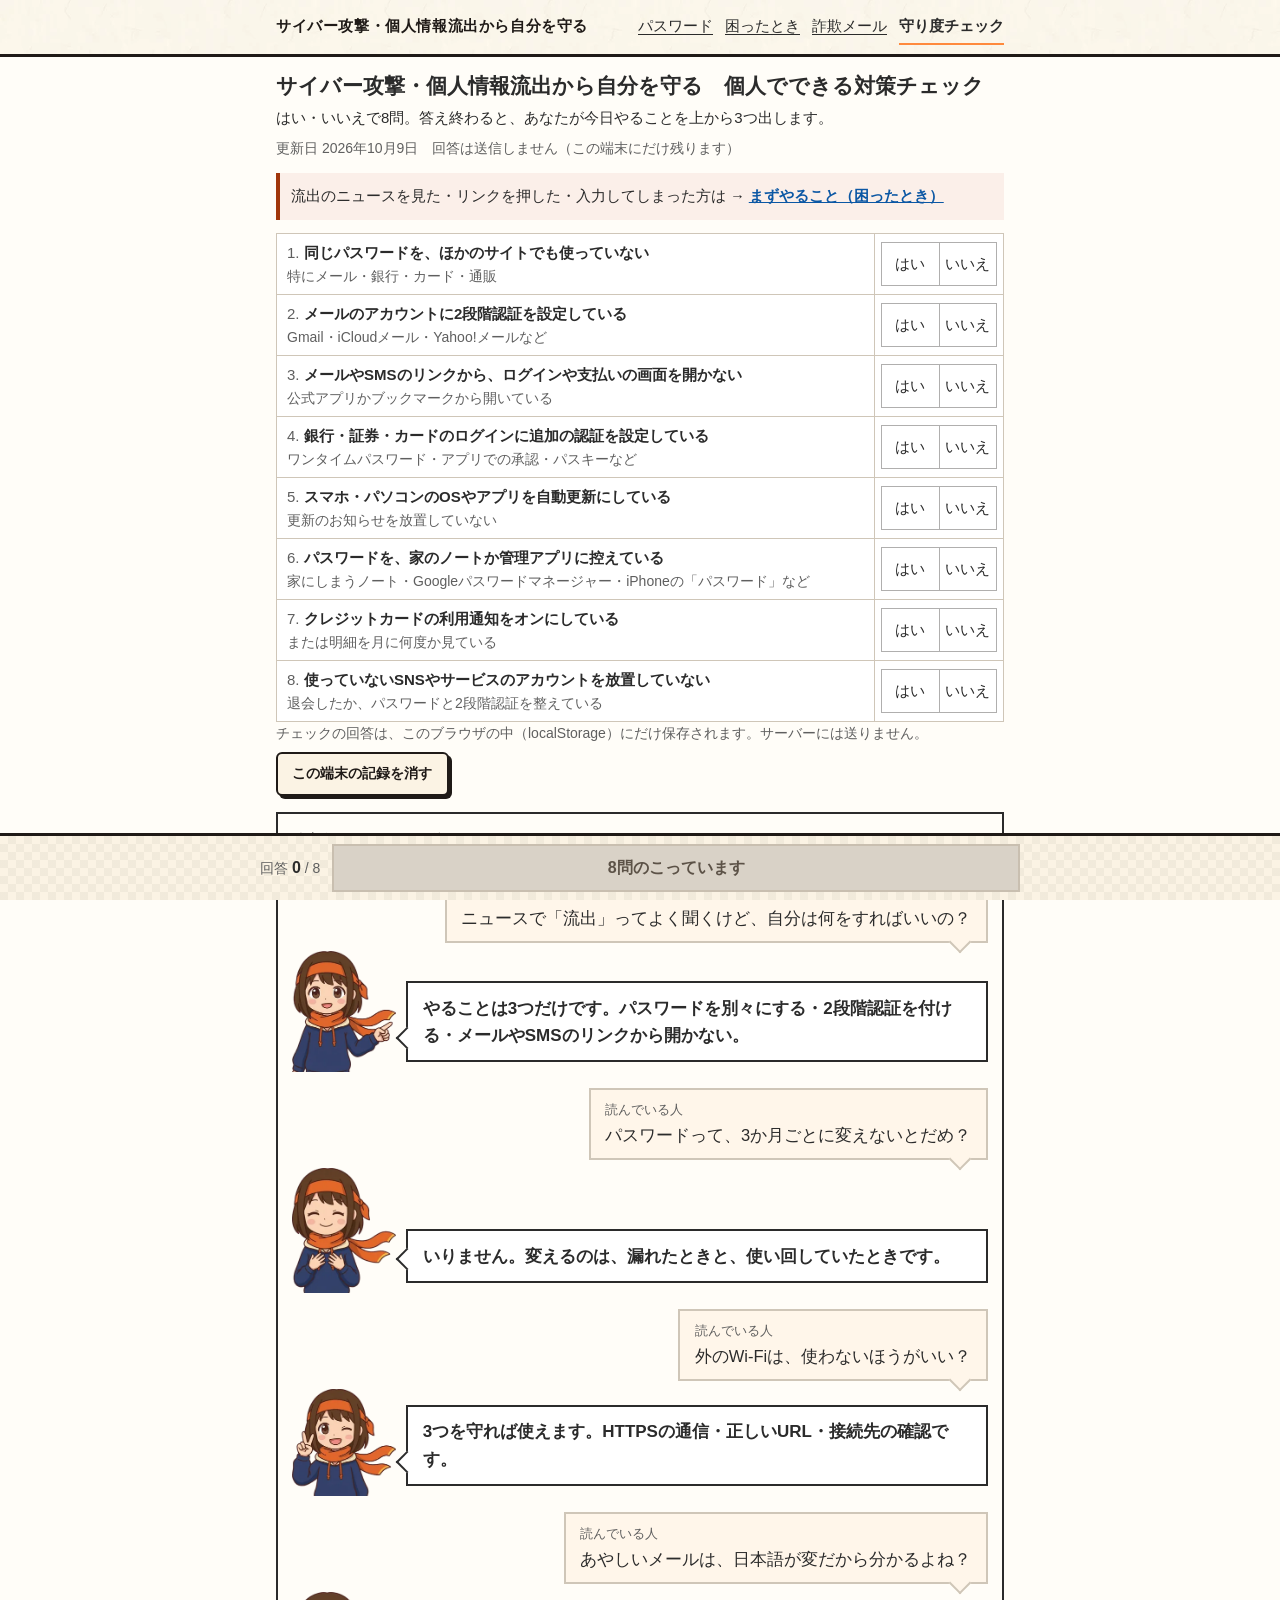
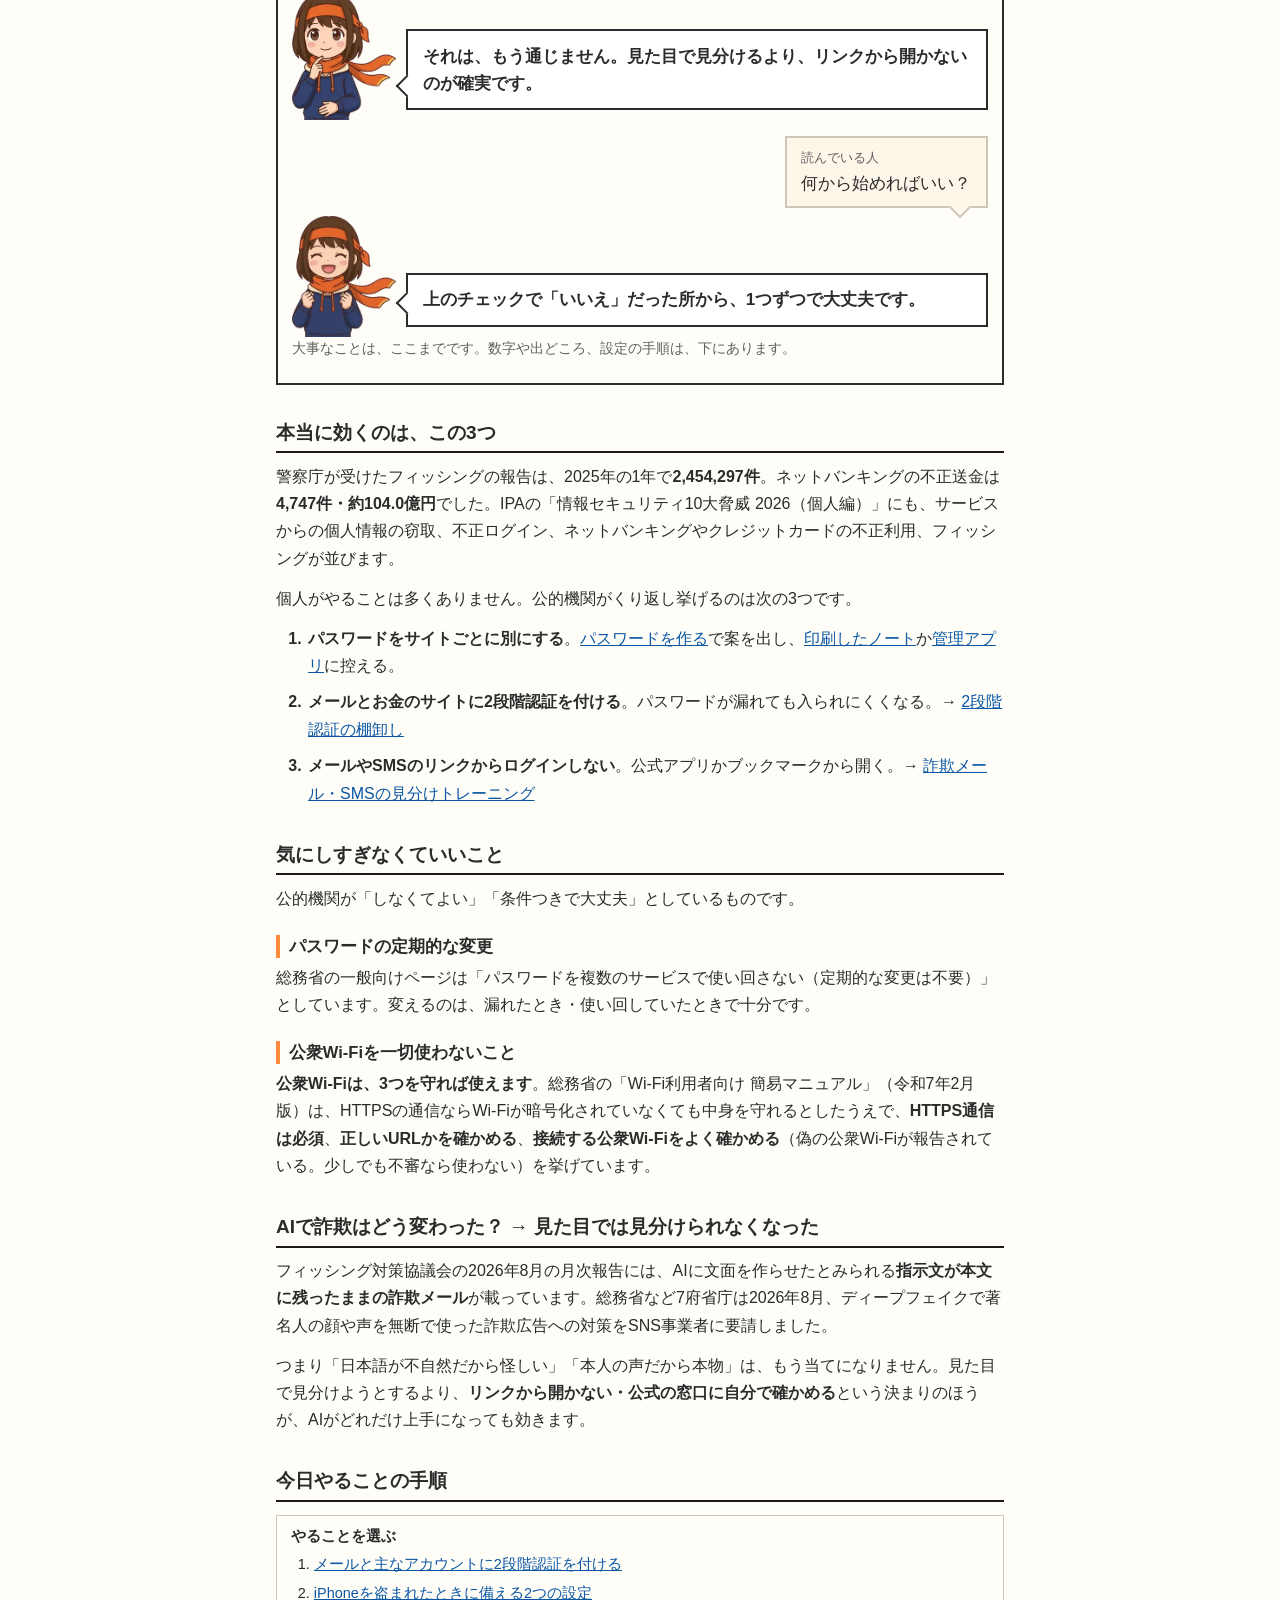
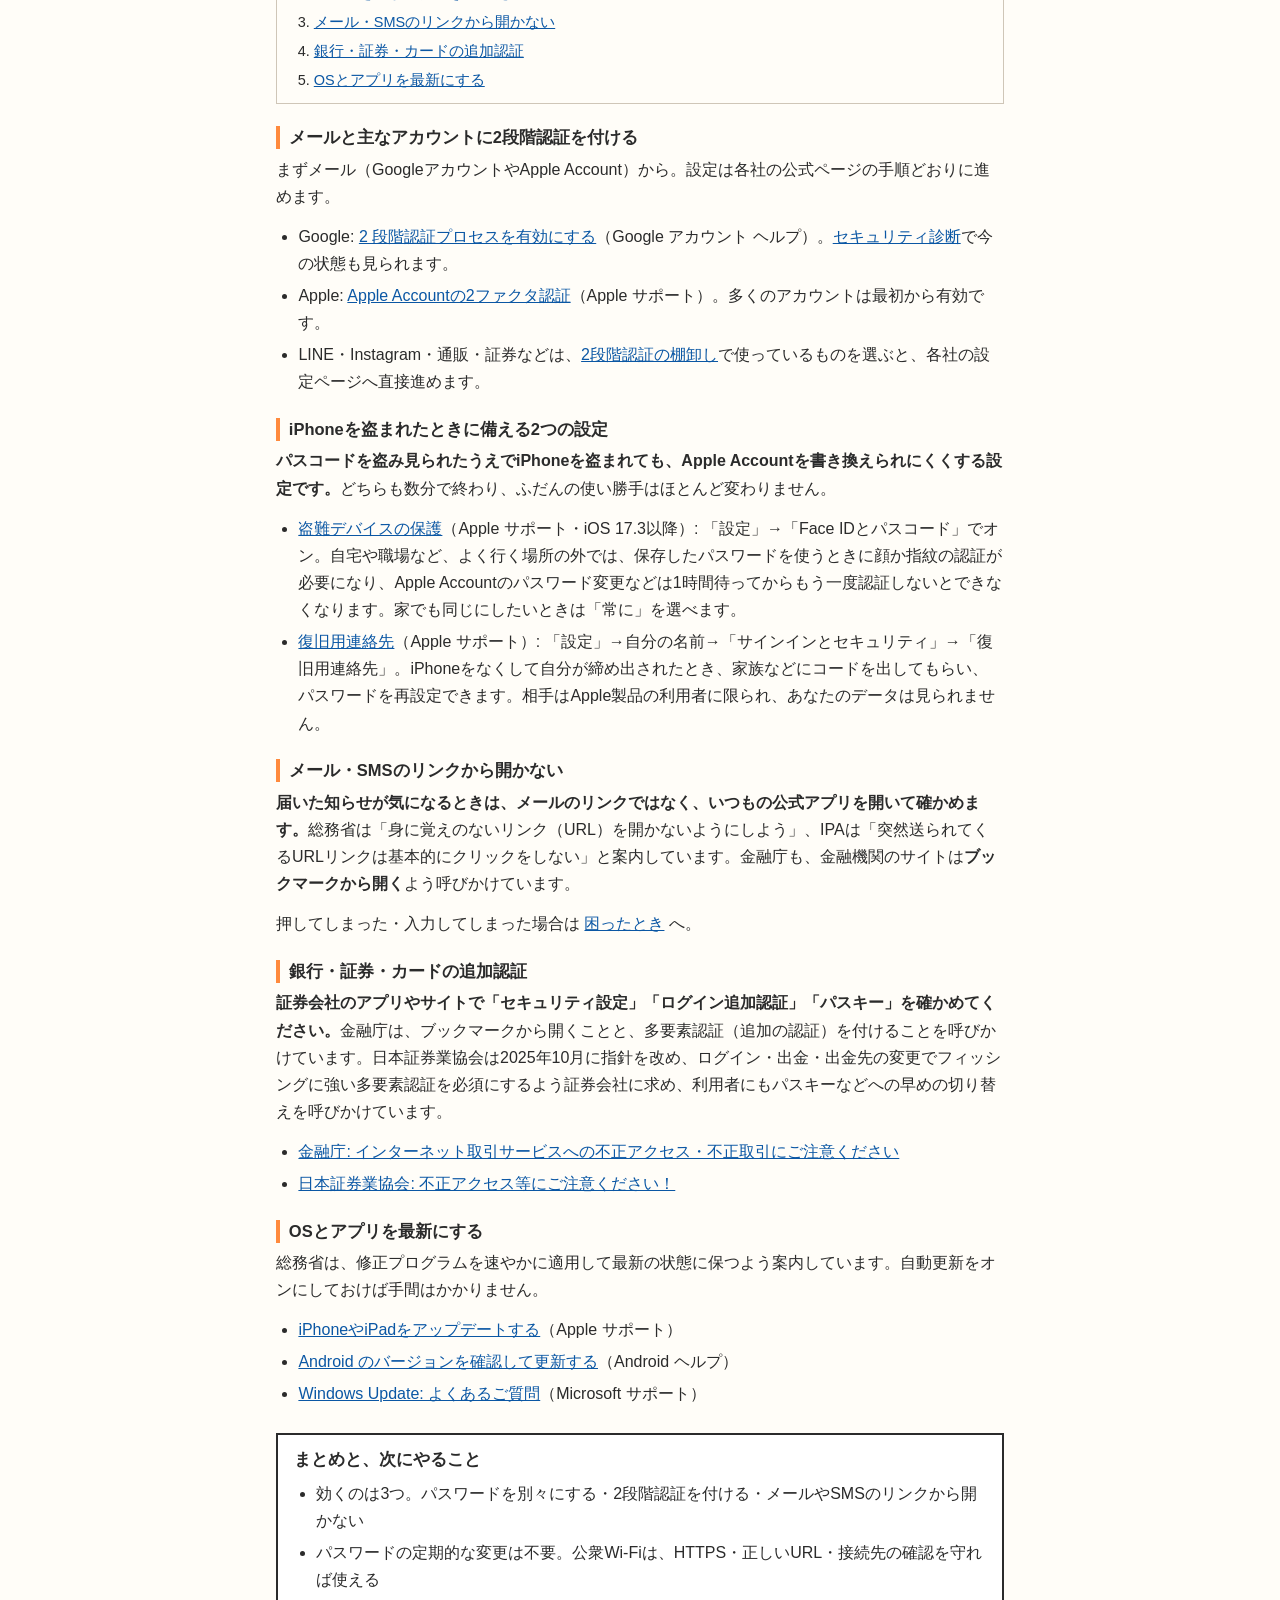
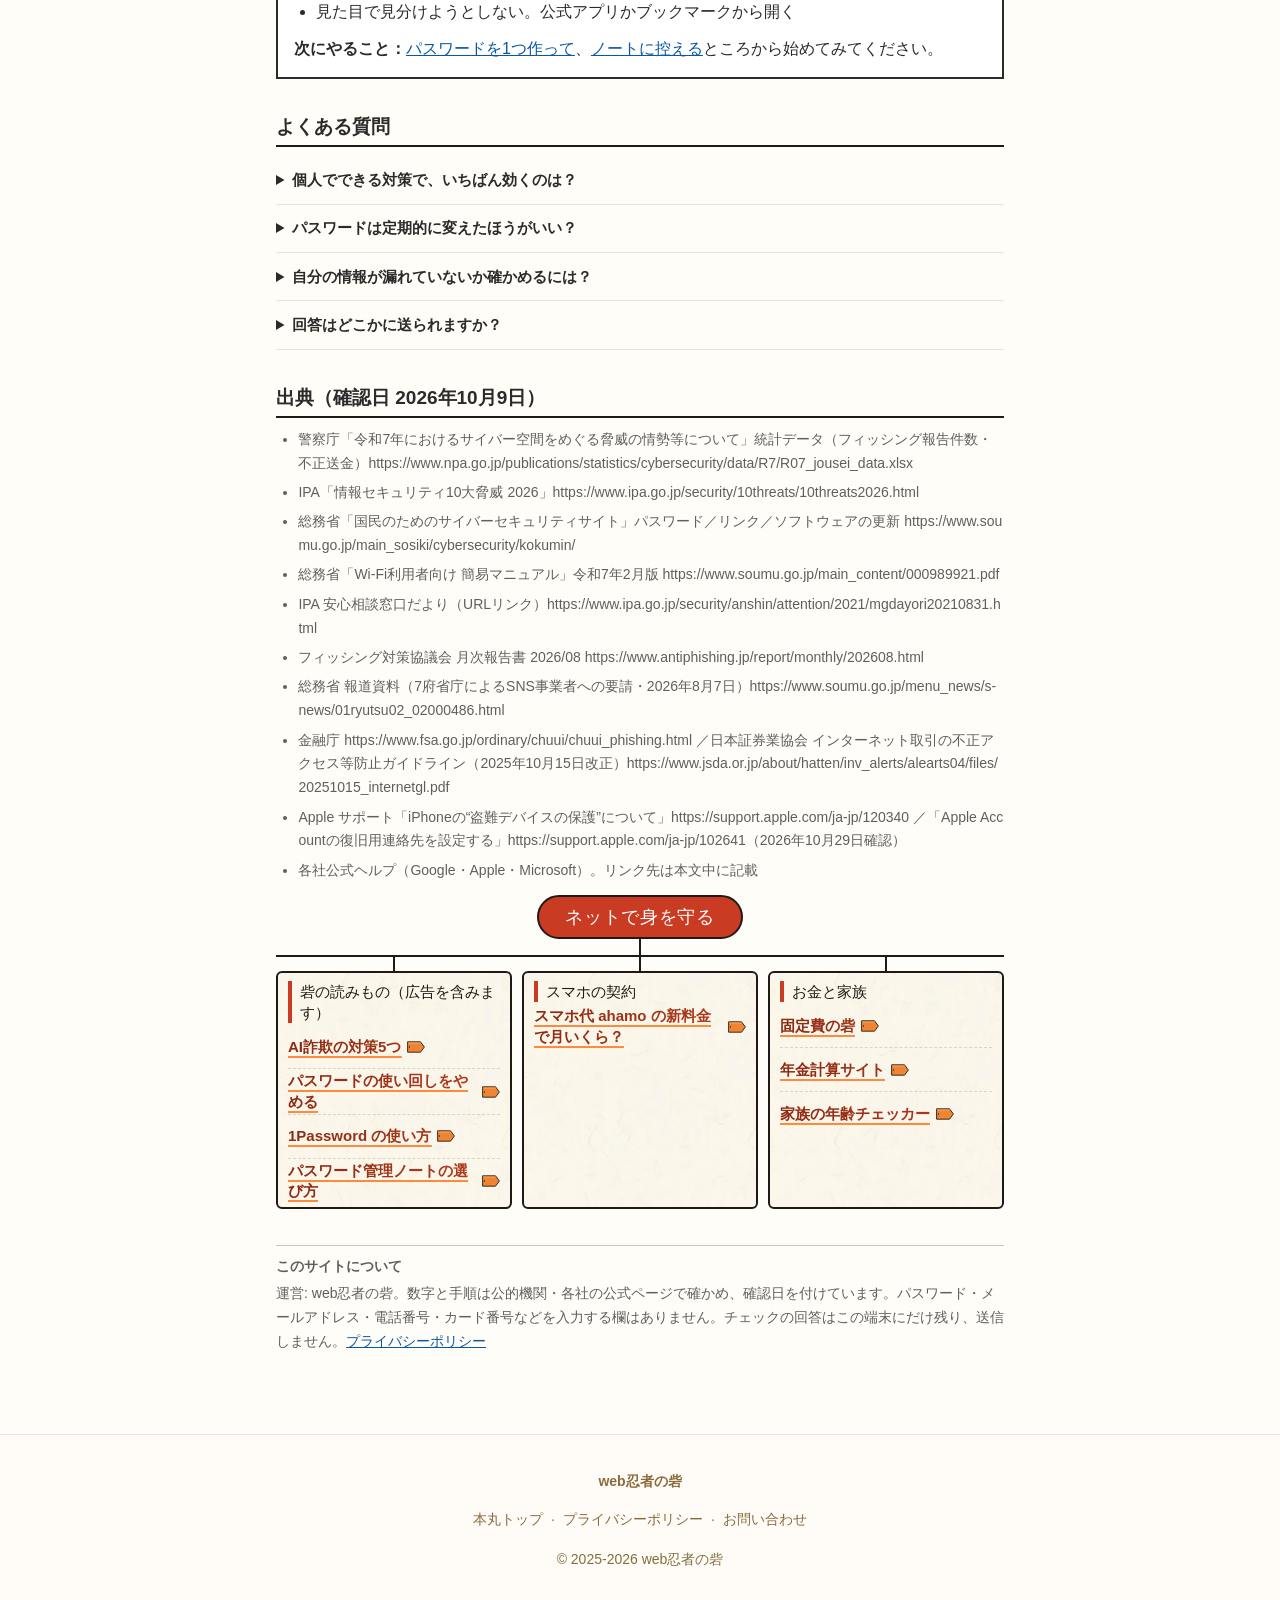
<file: index.html>
<!DOCTYPE html>
<html lang="ja">
<head>
<meta charset="UTF-8">
<meta name="msvalidate.01" content="EF6E7C7B123A3218DAE3B152F5B0764D" />
<meta name="viewport" content="width=device-width, initial-scale=1">
<title>サイバー攻撃・個人情報流出から自分を守る｜個人でできる対策チェック【2026年】</title>
<meta name="description" content="はい・いいえで8問答えると、あなたが今日やるべき対策を上から3つ出します。パスワードの使い回し・2段階認証・メールやSMSのリンク・証券口座やカードの備えを、警察庁・総務省・IPAなど公的機関の情報で確認。入力した内容は送信しません。">
<link rel="canonical" href="https://mamoru.kkpwebninja.com/">
<meta name="robots" content="index,follow,max-image-preview:large">
<meta name="theme-color" content="#e2600f">
<!-- WEBNINJA_UNIFIED_FAVICON -->
<link rel="icon" type="image/png" sizes="32x32" href="/favicon.png">
<link rel="icon" type="image/png" sizes="192x192" href="/favicon-192.png">
<link rel="apple-touch-icon" sizes="180x180" href="/apple-touch-icon.png">
<meta property="og:title" content="サイバー攻撃・個人情報流出から自分を守る｜個人でできる対策チェック">
<meta property="og:description" content="はい・いいえで8問。今日やるべき対策を上から3つ出します。入力した内容は送信しません。">
<meta property="og:type" content="website">
<meta property="og:url" content="https://mamoru.kkpwebninja.com/">
<meta property="og:site_name" content="サイバー攻撃・個人情報流出から自分を守る">
<meta property="og:image" content="https://mamoru.kkpwebninja.com/ogp.jpg?d=20261023b">
<meta name="twitter:card" content="summary_large_image">
<meta name="twitter:image" content="https://mamoru.kkpwebninja.com/ogp.jpg?d=20261023b">
<script src="/ga.js"></script>
<script type="application/ld+json">
{
  "@context":"https://schema.org",
  "@graph":[
    {"@type":"WebApplication","@id":"https://mamoru.kkpwebninja.com/#app","name":"サイバー攻撃・個人情報流出から自分を守る 対策チェック","url":"https://mamoru.kkpwebninja.com/","applicationCategory":"UtilitiesApplication","operatingSystem":"Web","inLanguage":"ja","datePublished":"2026-10-09","dateModified":"2026-10-29","description":"はい・いいえの8問で、個人が今日やるべきサイバー攻撃・個人情報流出への対策を上から3つ出す無料ツール。回答は送信しない。","offers":{"@type":"Offer","price":"0","priceCurrency":"JPY"},"author":{"@type":"Organization","name":"web忍者の砦"},"publisher":{"@type":"Organization","name":"web忍者の砦","url":"https://kkpwebninja.com/"}},
    {"@type":"FAQPage","@id":"https://mamoru.kkpwebninja.com/#faq","mainEntity":[
      {"@type":"Question","name":"個人でできるサイバー攻撃対策で、いちばん効くのは何ですか？","acceptedAnswer":{"@type":"Answer","text":"パスワードをサイトごとに別にすること、メールやお金のサイトに2段階認証を付けること、メールやSMSのリンクからログインしないことの3つです。総務省・警察庁・IPAの一般向けの案内もこの3つを繰り返し挙げています。"}},
      {"@type":"Question","name":"パスワードは定期的に変えたほうがいいですか？","acceptedAnswer":{"@type":"Answer","text":"総務省の一般向けページは、使い回さないことを求めたうえで「定期的な変更は不要」としています。漏れたときや、使い回していたときに変えれば十分です。"}},
      {"@type":"Question","name":"AIで詐欺メールは見分けにくくなっていますか？","acceptedAnswer":{"@type":"Answer","text":"フィッシング対策協議会の2026年8月の月次報告には、AIに文面を作らせたとみられる指示文が本文に残った詐欺メールが載っています。不自然な日本語で見分ける方法は通じにくくなっているので、リンクから開かず、公式アプリやブックマークからログインするのが確実です。"}},
      {"@type":"Question","name":"このチェックの回答はどこかに送られますか？","acceptedAnswer":{"@type":"Answer","text":"送られません。回答はこの端末のブラウザにだけ残り、「この端末の記録を消す」で消せます。パスワードやメールアドレスを入力する欄はありません。"}}
    ]}
  ]
}
</script>
<!-- 共通部品 D4（kkp-kit を kit/ にコピーしたもの。中は手で直さず kkp-kit 側で直して sync.sh）。Web フォントは読まない -->
<link rel="stylesheet" href="/kit/kit.css?v=afa429f">
<link rel="stylesheet" href="/style.css?v=20261115chat2">
<script src="/kit/kit.js?v=afa429f" defer></script>
</head>
<body class="hasDock">
<div class="site"><div class="site-in">
  <a class="site-name" href="/">サイバー攻撃・個人情報流出から自分を守る</a>
  <nav class="site-nav"><a href="/password/note/">パスワード</a><a href="/komattara/">困ったとき</a><a href="/sagi/">詐欺メール</a><a href="/" aria-current="page">守り度チェック</a></nav>
</div></div>
<div class="wrap">
<header>
  <h1>サイバー攻撃・個人情報流出から自分を守る　個人でできる対策チェック</h1>
  <p class="lead">はい・いいえで8問。答え終わると、あなたが今日やることを上から3つ出します。</p>
  <p class="meta">更新日 2026年10月9日　回答は送信しません（この端末にだけ残ります）</p>
  <p class="jump">流出のニュースを見た・リンクを押した・入力してしまった方は → <a href="/komattara/" id="jumpKomattara">まずやること（困ったとき）</a></p>
</header>

<main>
<table class="chk" id="chk" aria-label="守り度チェック"></table>

<section class="result" id="result" aria-live="polite" hidden>
  <p class="score" id="rScore"></p>
  <p class="big" id="rBig"></p>
  <table class="todo" id="rTodo"></table>
  <p class="rest" id="rRest"></p>
  <p class="next" id="rNext"></p>
  <button type="button" class="again" id="again">答えを消して、もう一度</button>
</section>

<p class="note">チェックの回答は、このブラウザの中（localStorage）にだけ保存されます。サーバーには送りません。<button type="button" class="again" id="clearAll">この端末の記録を消す</button></p>

<section class="chat" aria-label="会話でわかる">
<h3>会話でわかる（1分）</h3>
<p class="ask"><span>読んでいる人</span>ニュースで「流出」ってよく聞くけど、自分は何をすればいいの？</p>
<div class="say"><img src="/img/girl-point-right.webp" width="240" height="279" alt="" loading="lazy" decoding="async"><p>やることは3つだけです。パスワードを別々にする・2段階認証を付ける・メールやSMSのリンクから開かない。</p></div>
<p class="ask"><span>読んでいる人</span>パスワードって、3か月ごとに変えないとだめ？</p>
<div class="say"><img src="/img/girl-relief.webp" width="240" height="288" alt="" loading="lazy" decoding="async"><p>いりません。変えるのは、漏れたときと、使い回していたときです。</p></div>
<p class="ask"><span>読んでいる人</span>外のWi-Fiは、使わないほうがいい？</p>
<div class="say"><img src="/img/girl-wink.webp" width="240" height="247" alt="" loading="lazy" decoding="async"><p>3つを守れば使えます。HTTPSの通信・正しいURL・接続先の確認です。</p></div>
<p class="ask"><span>読んでいる人</span>あやしいメールは、日本語が変だから分かるよね？</p>
<div class="say"><img src="/img/girl-think-left.webp" width="240" height="296" alt="" loading="lazy" decoding="async"><p>それは、もう通じません。見た目で見分けるより、リンクから開かないのが確実です。</p></div>
<p class="ask"><span>読んでいる人</span>何から始めればいい？</p>
<div class="say"><img src="/img/girl-guts.webp" width="240" height="278" alt="" loading="lazy" decoding="async"><p>上のチェックで「いいえ」だった所から、1つずつで大丈夫です。</p></div>
<p class="note">大事なことは、ここまでです。数字や出どころ、設定の手順は、下にあります。</p>
</section>

<h2 id="kihon">本当に効くのは、この3つ</h2>
<p>警察庁が受けたフィッシングの報告は、2025年の1年で<b>2,454,297件</b>。ネットバンキングの不正送金は<b>4,747件・約104.0億円</b>でした。IPAの「情報セキュリティ10大脅威 2026（個人編）」にも、サービスからの個人情報の窃取、不正ログイン、ネットバンキングやクレジットカードの不正利用、フィッシングが並びます。</p>
<p>個人がやることは多くありません。公的機関がくり返し挙げるのは次の3つです。</p>
<ol class="steps">
  <li><b>パスワードをサイトごとに別にする</b>。<a href="/password/tsukuru/">パスワードを作る</a>で案を出し、<a href="/password/note/">印刷したノート</a>か<a href="/password/">管理アプリ</a>に控える。</li>
  <li><b>メールとお金のサイトに2段階認証を付ける</b>。パスワードが漏れても入られにくくなる。→ <a href="/nidankai/">2段階認証の棚卸し</a></li>
  <li><b>メールやSMSのリンクからログインしない</b>。公式アプリかブックマークから開く。→ <a href="/sagi/">詐欺メール・SMSの見分けトレーニング</a></li>
</ol>

<h2 id="kinishinai">気にしすぎなくていいこと</h2>
<p>公的機関が「しなくてよい」「条件つきで大丈夫」としているものです。</p>
<h3>パスワードの定期的な変更</h3>
<p>総務省の一般向けページは「パスワードを複数のサービスで使い回さない（定期的な変更は不要）」としています。変えるのは、漏れたとき・使い回していたときで十分です。</p>
<h3>公衆Wi-Fiを一切使わないこと</h3>
<p><b>公衆Wi-Fiは、3つを守れば使えます</b>。総務省の「Wi-Fi利用者向け 簡易マニュアル」（令和7年2月版）は、HTTPSの通信ならWi-Fiが暗号化されていなくても中身を守れるとしたうえで、<b>HTTPS通信は必須</b>、<b>正しいURLかを確かめる</b>、<b>接続する公衆Wi-Fiをよく確かめる</b>（偽の公衆Wi-Fiが報告されている。少しでも不審なら使わない）を挙げています。</p>

<h2 id="ai">AIで詐欺はどう変わった？ → 見た目では見分けられなくなった</h2>
<p>フィッシング対策協議会の2026年8月の月次報告には、AIに文面を作らせたとみられる<b>指示文が本文に残ったままの詐欺メール</b>が載っています。総務省など7府省庁は2026年8月、ディープフェイクで著名人の顔や声を無断で使った詐欺広告への対策をSNS事業者に要請しました。</p>
<p>つまり「日本語が不自然だから怪しい」「本人の声だから本物」は、もう当てになりません。見た目で見分けようとするより、<b>リンクから開かない・公式の窓口に自分で確かめる</b>という決まりのほうが、AIがどれだけ上手になっても効きます。</p>

<h2 id="how">今日やることの手順</h2>
<nav class="toc" aria-label="手順の目次"><b>やることを選ぶ</b>
<ol>
  <li><a href="#how-2fa">メールと主なアカウントに2段階認証を付ける</a></li>
  <li><a href="#how-iphone">iPhoneを盗まれたときに備える2つの設定</a></li>
  <li><a href="#how-link">メール・SMSのリンクから開かない</a></li>
  <li><a href="#how-money">銀行・証券・カードの追加認証</a></li>
  <li><a href="#how-update">OSとアプリを最新にする</a></li>
</ol></nav>
<h3 id="how-2fa">メールと主なアカウントに2段階認証を付ける</h3>
<p>まずメール（GoogleアカウントやApple Account）から。設定は各社の公式ページの手順どおりに進めます。</p>
<ul>
  <li>Google: <a href="https://support.google.com/accounts/answer/185839?hl=ja&amp;co=GENIE.Platform%3DDesktop" target="_blank" rel="noopener">2 段階認証プロセスを有効にする</a>（Google アカウント ヘルプ）。<a href="https://myaccount.google.com/security-checkup" target="_blank" rel="noopener">セキュリティ診断</a>で今の状態も見られます。</li>
  <li>Apple: <a href="https://support.apple.com/ja-jp/102660" target="_blank" rel="noopener">Apple Accountの2ファクタ認証</a>（Apple サポート）。多くのアカウントは最初から有効です。</li>
  <li>LINE・Instagram・通販・証券などは、<a href="/nidankai/">2段階認証の棚卸し</a>で使っているものを選ぶと、各社の設定ページへ直接進めます。</li>
</ul>
<h3 id="how-iphone">iPhoneを盗まれたときに備える2つの設定</h3>
<p><b>パスコードを盗み見られたうえでiPhoneを盗まれても、Apple Accountを書き換えられにくくする設定です。</b>どちらも数分で終わり、ふだんの使い勝手はほとんど変わりません。</p>
<ul>
  <li><a href="https://support.apple.com/ja-jp/120340" target="_blank" rel="noopener">盗難デバイスの保護</a>（Apple サポート・iOS 17.3以降）: 「設定」→「Face IDとパスコード」でオン。自宅や職場など、よく行く場所の外では、保存したパスワードを使うときに顔か指紋の認証が必要になり、Apple Accountのパスワード変更などは1時間待ってからもう一度認証しないとできなくなります。家でも同じにしたいときは「常に」を選べます。</li>
  <li><a href="https://support.apple.com/ja-jp/102641" target="_blank" rel="noopener">復旧用連絡先</a>（Apple サポート）: 「設定」→自分の名前→「サインインとセキュリティ」→「復旧用連絡先」。iPhoneをなくして自分が締め出されたとき、家族などにコードを出してもらい、パスワードを再設定できます。相手はApple製品の利用者に限られ、あなたのデータは見られません。</li>
</ul>
<h3 id="how-link">メール・SMSのリンクから開かない</h3>
<p><b>届いた知らせが気になるときは、メールのリンクではなく、いつもの公式アプリを開いて確かめます。</b>総務省は「身に覚えのないリンク（URL）を開かないようにしよう」、IPAは「突然送られてくるURLリンクは基本的にクリックをしない」と案内しています。金融庁も、金融機関のサイトは<b>ブックマークから開く</b>よう呼びかけています。</p>
<p>押してしまった・入力してしまった場合は <a href="/komattara/">困ったとき</a> へ。</p>
<h3 id="how-money">銀行・証券・カードの追加認証</h3>
<p><b>証券会社のアプリやサイトで「セキュリティ設定」「ログイン追加認証」「パスキー」を確かめてください。</b>金融庁は、ブックマークから開くことと、多要素認証（追加の認証）を付けることを呼びかけています。日本証券業協会は2025年10月に指針を改め、ログイン・出金・出金先の変更でフィッシングに強い多要素認証を必須にするよう証券会社に求め、利用者にもパスキーなどへの早めの切り替えを呼びかけています。</p>
<ul>
  <li><a href="https://www.fsa.go.jp/ordinary/chuui/chuui_phishing.html" target="_blank" rel="noopener">金融庁: インターネット取引サービスへの不正アクセス・不正取引にご注意ください</a></li>
  <li><a href="https://www.jsda.or.jp/about/hatten/inv_alerts/alearts04/index.html" target="_blank" rel="noopener">日本証券業協会: 不正アクセス等にご注意ください！</a></li>
</ul>
<h3 id="how-update">OSとアプリを最新にする</h3>
<p>総務省は、修正プログラムを速やかに適用して最新の状態に保つよう案内しています。自動更新をオンにしておけば手間はかかりません。</p>
<ul>
  <li><a href="https://support.apple.com/ja-jp/118575" target="_blank" rel="noopener">iPhoneやiPadをアップデートする</a>（Apple サポート）</li>
  <li><a href="https://support.google.com/android/answer/7680439?hl=ja" target="_blank" rel="noopener">Android のバージョンを確認して更新する</a>（Android ヘルプ）</li>
  <li><a href="https://support.microsoft.com/ja-jp/windows/windows-update-faq-8a903416-6f45-0718-f5c7-375e92dddeb2" target="_blank" rel="noopener">Windows Update: よくあるご質問</a>（Microsoft サポート）</li>
</ul>

<div class="matome" id="matome"><b>まとめと、次にやること</b>
<ul>
  <li>効くのは3つ。パスワードを別々にする・2段階認証を付ける・メールやSMSのリンクから開かない</li>
  <li>パスワードの定期的な変更は不要。公衆Wi-Fiは、HTTPS・正しいURL・接続先の確認を守れば使える</li>
  <li>見た目で見分けようとしない。公式アプリかブックマークから開く</li>
</ul>
<p><b>次にやること：</b><a href="/password/tsukuru/">パスワードを1つ作って</a>、<a href="/password/note/">ノートに控える</a>ところから始めてみてください。</p>
</div>

<section class="faq" id="faq">
<h2>よくある質問</h2>
<details><summary>個人でできる対策で、いちばん効くのは？</summary><p>パスワードをサイトごとに別にする、メールとお金のサイトに2段階認証を付ける、メールやSMSのリンクからログインしない、の3つです。上のチェックで「いいえ」が付いたものから順に片づけてください。</p></details>
<details><summary>パスワードは定期的に変えたほうがいい？</summary><p>総務省は「定期的な変更は不要」としています。使い回しをやめることのほうが大事です。</p></details>
<details><summary>自分の情報が漏れていないか確かめるには？</summary><p>Googleアカウントの「パスワード チェックアップ」や、iPhoneの「パスワード」アプリが、漏れたパスワードを知らせてくれます。このサイトではメールアドレスやパスワードを入力して調べる機能は作っていません。</p></details>
<details><summary>回答はどこかに送られますか？</summary><p>送られません。このブラウザの中にだけ残り、「この端末の記録を消す」で消せます。</p></details>
</section>

<h2 id="shutten">出典（確認日 2026年10月9日）</h2>
<ul class="sources">
  <li>警察庁「令和7年におけるサイバー空間をめぐる脅威の情勢等について」統計データ（フィッシング報告件数・不正送金）https://www.npa.go.jp/publications/statistics/cybersecurity/data/R7/R07_jousei_data.xlsx</li>
  <li>IPA「情報セキュリティ10大脅威 2026」https://www.ipa.go.jp/security/10threats/10threats2026.html</li>
  <li>総務省「国民のためのサイバーセキュリティサイト」パスワード／リンク／ソフトウェアの更新 https://www.soumu.go.jp/main_sosiki/cybersecurity/kokumin/</li>
  <li>総務省「Wi-Fi利用者向け 簡易マニュアル」令和7年2月版 https://www.soumu.go.jp/main_content/000989921.pdf</li>
  <li>IPA 安心相談窓口だより（URLリンク）https://www.ipa.go.jp/security/anshin/attention/2021/mgdayori20210831.html</li>
  <li>フィッシング対策協議会 月次報告書 2026/08 https://www.antiphishing.jp/report/monthly/202608.html</li>
  <li>総務省 報道資料（7府省庁によるSNS事業者への要請・2026年8月7日）https://www.soumu.go.jp/menu_news/s-news/01ryutsu02_02000486.html</li>
  <li>金融庁 https://www.fsa.go.jp/ordinary/chuui/chuui_phishing.html ／日本証券業協会 インターネット取引の不正アクセス等防止ガイドライン（2025年10月15日改正）https://www.jsda.or.jp/about/hatten/inv_alerts/alearts04/files/20251015_internetgl.pdf</li>
  <li>Apple サポート「iPhoneの“盗難デバイスの保護”について」https://support.apple.com/ja-jp/120340 ／「Apple Accountの復旧用連絡先を設定する」https://support.apple.com/ja-jp/102641（2026年10月29日確認）</li>
  <li>各社公式ヘルプ（Google・Apple・Microsoft）。リンク先は本文中に記載</li>
</ul>

<div class="k-map"><div class="k-map-core"><span>ネットで身を守る</span></div><div class="k-map-b"><div class="k-map-br"><p class="k-map-h">砦の読みもの（広告を含みます）</p><a class="k-link" href="https://kkpwebninja.com/blog/anzen/ai-sagi-fuan">AI詐欺の対策5つ</a><a class="k-link" href="https://kkpwebninja.com/blog/anzen/1password-hajimekata">パスワードの使い回しをやめる</a><a class="k-link" href="https://kkpwebninja.com/blog/anzen/1password-tsukaikata">1Password の使い方</a><a class="k-link" href="https://kkpwebninja.com/blog/anzen/password-note-erabikata">パスワード管理ノートの選び方</a></div><div class="k-map-br"><p class="k-map-h">スマホの契約</p><a class="k-link" href="https://kkpwebninja.com/blog/tsushin/ahamo-ryokin">スマホ代 ahamo の新料金で月いくら？</a></div><div class="k-map-br"><p class="k-map-h">お金と家族</p><a class="k-link" href="https://kotei.kkpwebninja.com/">固定費の砦</a><a class="k-link" href="https://nenkin-sim.kkpwebninja.com/">年金計算サイト</a><a class="k-link" href="https://agelist.kkpwebninja.com/">家族の年齢チェッカー</a></div></div></div>

<div class="author"><b>このサイトについて</b>
<p>運営: web忍者の砦。数字と手順は公的機関・各社の公式ページで確かめ、確認日を付けています。パスワード・メールアドレス・電話番号・カード番号などを入力する欄はありません。チェックの回答はこの端末にだけ残り、送信しません。<a href="https://privacypolicy.kkpwebninja.com/" target="_blank" rel="noopener">プライバシーポリシー</a></p></div>
</main>
</div>

<div id="dock"><div class="in"><span class="prog">回答 <b id="dAns">0</b> / <span id="dTot">8</span></span><button type="button" id="dBtn" disabled>8問すべて答えると結果が出ます</button></div></div>

<!-- WEBNINJA_UNIFIED_FOOTER -->
<footer class="uf">
  <div class="uf-name">web忍者の砦</div>
  <div><a href="https://kkpwebninja.com/" target="_blank" rel="noopener">本丸トップ</a>·<a href="https://privacypolicy.kkpwebninja.com/" target="_blank" rel="noopener">プライバシーポリシー</a>·<a href="https://kkpwebninja.com/otoiawase" target="_blank" rel="noopener">お問い合わせ</a></div>
  <div class="uf-c">© 2025-2026 web忍者の砦</div>
</footer>
<script src="/store.js"></script>
<script src="/check.js?v=20261115"></script>
<script src="/app.js?v=20261115"></script>
</body>
</html>
</file>
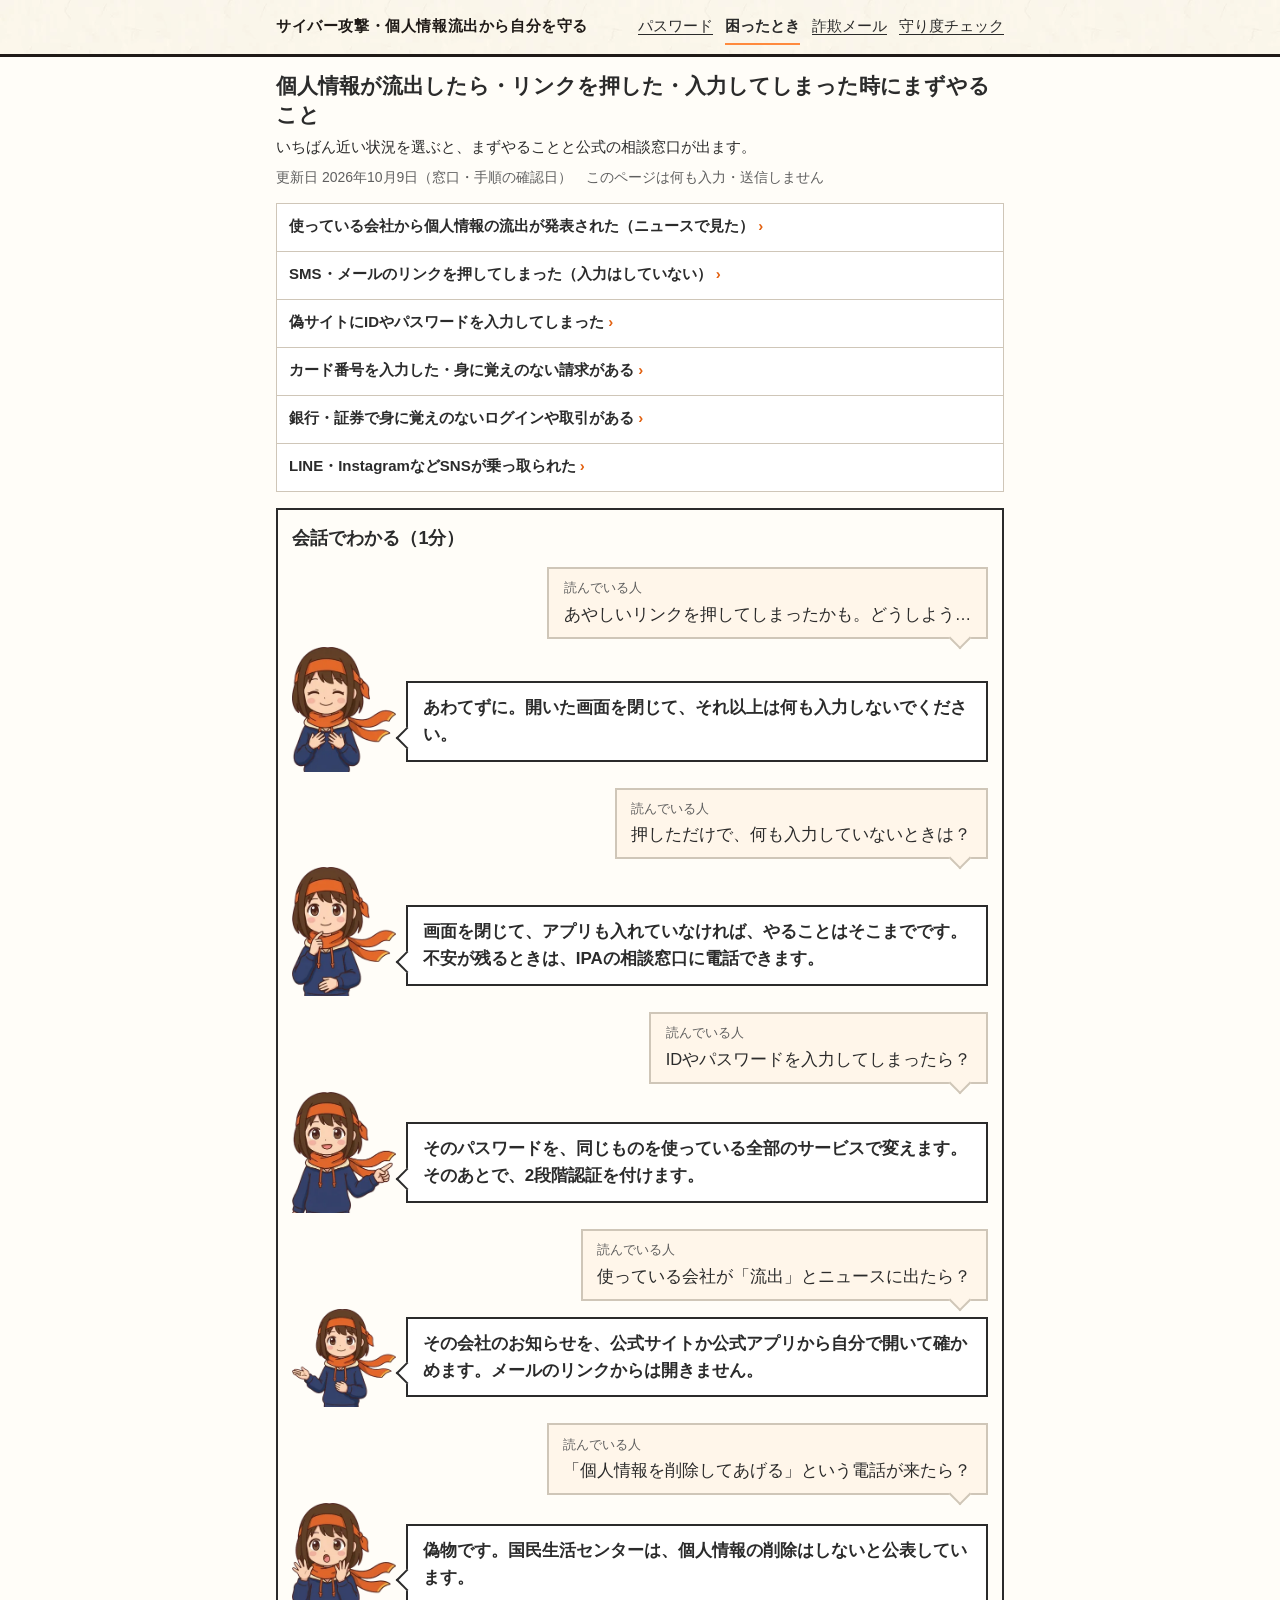
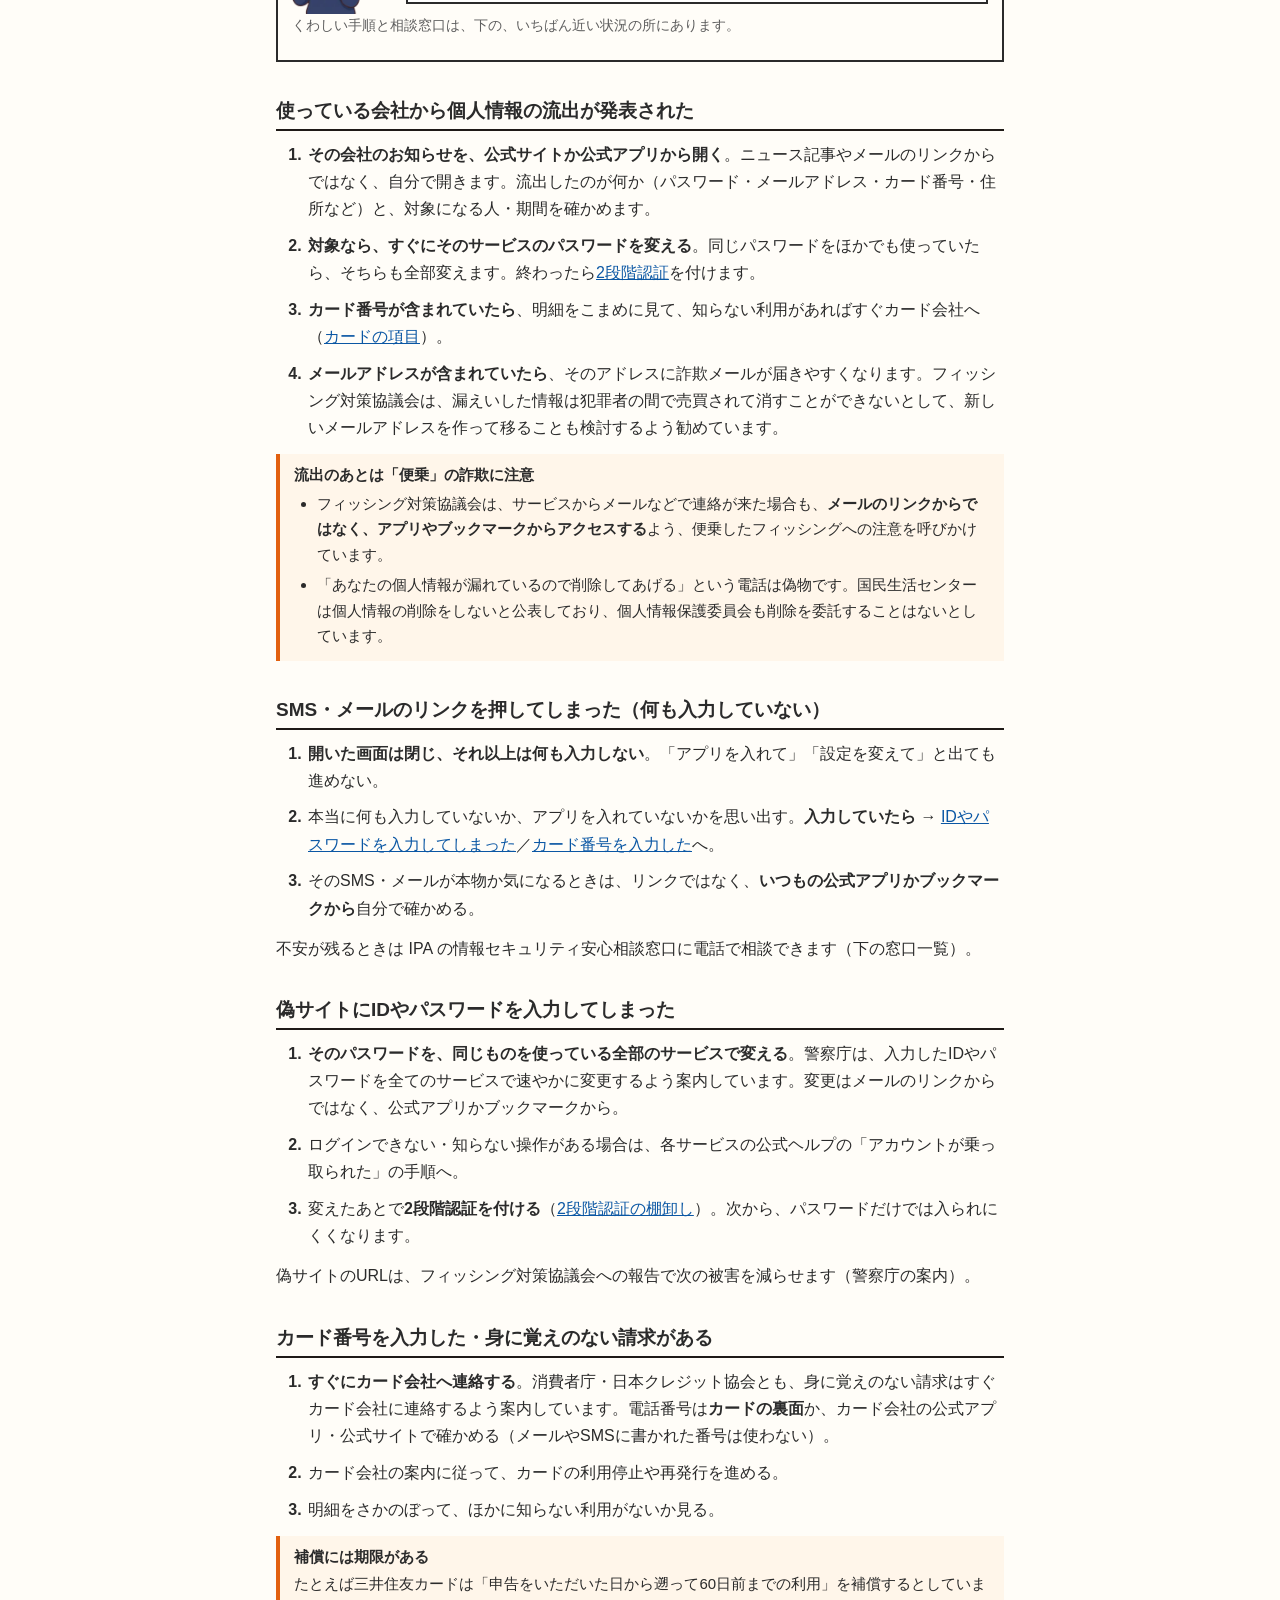
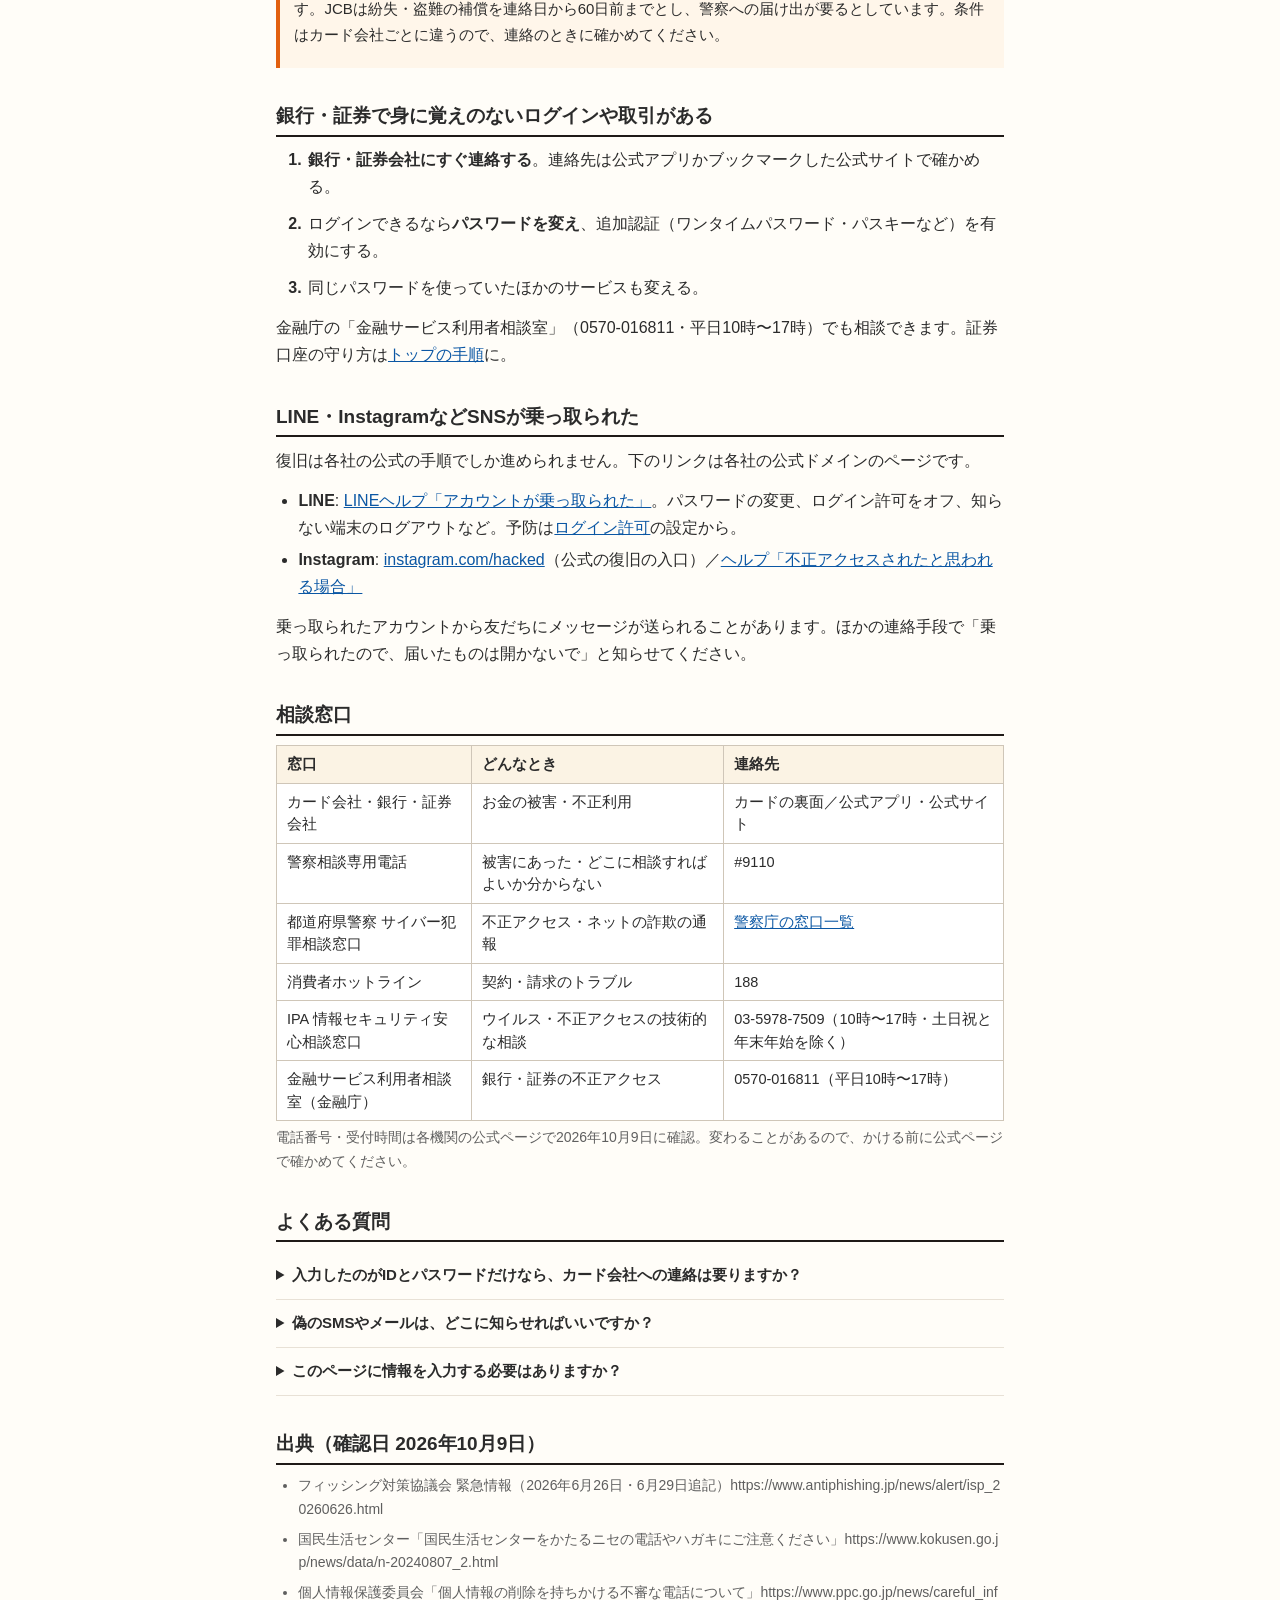
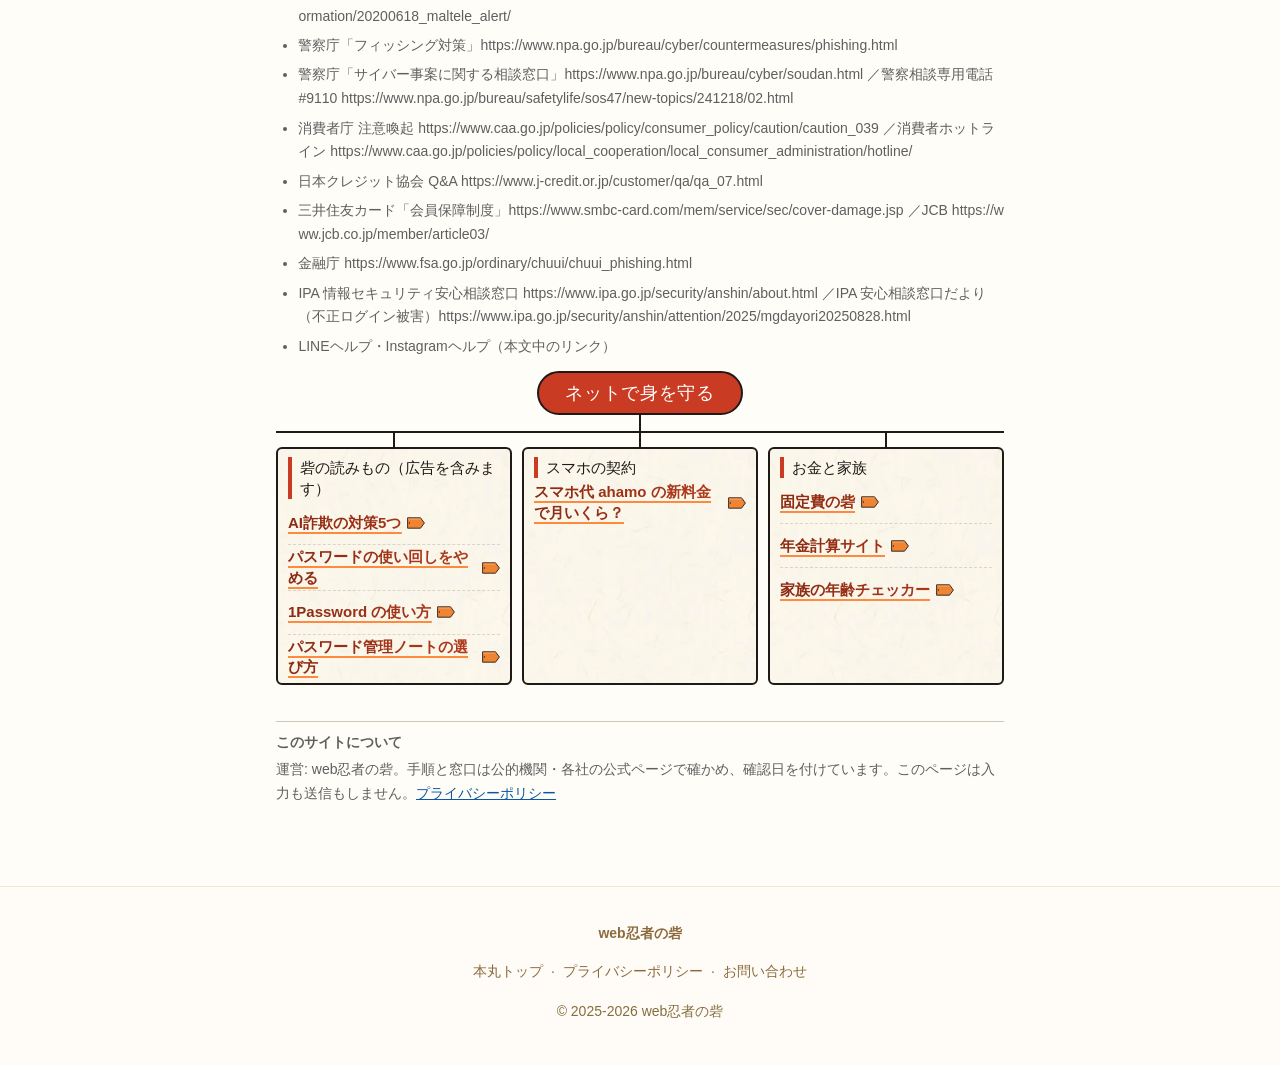
<file: komattara/index.html>
<!DOCTYPE html>
<html lang="ja">
<head>
<meta charset="UTF-8">
<meta name="msvalidate.01" content="EF6E7C7B123A3218DAE3B152F5B0764D" />
<meta name="viewport" content="width=device-width, initial-scale=1">
<title>個人情報が流出したら・詐欺のリンクを押した・入力してしまった・乗っ取られた時にまずやること【早見】</title>
<meta name="description" content="使っている会社から個人情報の流出が発表された、SMSやメールのリンクを押してしまった、IDやパスワード・カード番号を入力してしまった、身に覚えのない請求がある、LINEやInstagramが乗っ取られた。状況を選ぶと、まずやることと公式の相談窓口が出ます。警察庁・消費者庁・金融庁・IPA・各社公式の案内をもとに作成。">
<link rel="canonical" href="https://mamoru.kkpwebninja.com/komattara/">
<meta name="robots" content="index,follow,max-image-preview:large">
<meta name="theme-color" content="#e2600f">
<!-- WEBNINJA_UNIFIED_FAVICON -->
<link rel="icon" type="image/png" sizes="32x32" href="/favicon.png">
<link rel="icon" type="image/png" sizes="192x192" href="/favicon-192.png">
<link rel="apple-touch-icon" sizes="180x180" href="/apple-touch-icon.png">
<meta property="og:title" content="個人情報が流出したら・リンクを押した・入力してしまった時にまずやること【早見】">
<meta property="og:description" content="状況を選ぶと、まずやることと公式の相談窓口が出ます。公的機関・各社公式の案内をもとに作成。">
<meta property="og:type" content="article">
<meta property="og:url" content="https://mamoru.kkpwebninja.com/komattara/">
<meta property="og:site_name" content="サイバー攻撃・個人情報流出から自分を守る">
<meta property="og:image" content="https://mamoru.kkpwebninja.com/ogp.jpg?d=20261023b">
<meta name="twitter:card" content="summary_large_image">
<meta name="twitter:image" content="https://mamoru.kkpwebninja.com/ogp.jpg?d=20261023b">
<script src="/ga.js"></script>
<script type="application/ld+json">
{
  "@context":"https://schema.org",
  "@graph":[
    {"@type":"WebPage","@id":"https://mamoru.kkpwebninja.com/komattara/#page","name":"個人情報が流出したら・リンクを押した・入力してしまった・乗っ取られた時にまずやること","url":"https://mamoru.kkpwebninja.com/komattara/","inLanguage":"ja","datePublished":"2026-10-09","dateModified":"2026-10-09","author":{"@type":"Organization","name":"web忍者の砦"},"publisher":{"@type":"Organization","name":"web忍者の砦","url":"https://kkpwebninja.com/"}},
    {"@type":"FAQPage","@id":"https://mamoru.kkpwebninja.com/komattara/#faq","mainEntity":[
      {"@type":"Question","name":"使っている会社から個人情報の流出が発表されたら、まず何をすればいいですか？","acceptedAnswer":{"@type":"Answer","text":"その会社の公式サイトか公式アプリでお知らせを開き、流出した項目と対象を確かめます。対象ならすぐにパスワードを変えます。フィッシング対策協議会は、サービスから連絡が来てもメールのリンクからではなくアプリやブックマークからアクセスするよう、便乗したフィッシングへの注意を呼びかけています。"}},
      {"@type":"Question","name":"偽サイトにIDとパスワードを入力してしまったら？","acceptedAnswer":{"@type":"Answer","text":"警察庁は、入力したIDやパスワードを、同じものを使っている全てのサービスで速やかに変更するよう案内しています。変更は、メールのリンクではなく公式アプリやブックマークから開いて行います。"}},
      {"@type":"Question","name":"クレジットカードに身に覚えのない請求があったら？","acceptedAnswer":{"@type":"Answer","text":"すぐにカード会社に連絡します（消費者庁・日本クレジット協会）。連絡先はカードの裏面か、カード会社の公式アプリ・公式サイトで確かめます。カード会社によっては、届け出から60日前までさかのぼって補償する決まりがあります。"}},
      {"@type":"Question","name":"どこに相談すればいいですか？","acceptedAnswer":{"@type":"Answer","text":"警察相談専用電話 #9110、消費者ホットライン 188、IPA 情報セキュリティ安心相談窓口（03-5978-7509・平日10時〜17時）、都道府県警察のサイバー犯罪相談窓口があります。お金の被害はまずカード会社・金融機関へ連絡してください。"}}
    ]}
  ]
}
</script>
<!-- 共通部品 D4（kkp-kit を kit/ にコピーしたもの。中は手で直さず kkp-kit 側で直して sync.sh）。Web フォントは読まない -->
<link rel="stylesheet" href="/kit/kit.css?v=afa429f">
<link rel="stylesheet" href="/style.css?v=20261115chat2">
<script src="/kit/kit.js?v=afa429f" defer></script>
</head>
<body>
<div class="site"><div class="site-in">
  <a class="site-name" href="/">サイバー攻撃・個人情報流出から自分を守る</a>
  <nav class="site-nav"><a href="/password/note/">パスワード</a><a href="/komattara/" aria-current="page">困ったとき</a><a href="/sagi/">詐欺メール</a><a href="/">守り度チェック</a></nav>
</div></div>
<div class="wrap">
<header>
  <h1>個人情報が流出したら・リンクを押した・入力してしまった時にまずやること</h1>
  <p class="lead">いちばん近い状況を選ぶと、まずやることと公式の相談窓口が出ます。</p>
  <p class="meta">更新日 2026年10月9日（窓口・手順の確認日）　このページは何も入力・送信しません</p>
</header>

<main>
<div class="pick" id="pick">
  <a href="#leak">使っている会社から個人情報の流出が発表された（ニュースで見た）</a>
  <a href="#link">SMS・メールのリンクを押してしまった（入力はしていない）</a>
  <a href="#pass">偽サイトにIDやパスワードを入力してしまった</a>
  <a href="#card">カード番号を入力した・身に覚えのない請求がある</a>
  <a href="#money">銀行・証券で身に覚えのないログインや取引がある</a>
  <a href="#sns">LINE・InstagramなどSNSが乗っ取られた</a>
</div>

<section class="case" id="leak">
<section class="chat" aria-label="会話でわかる">
<h3>会話でわかる（1分）</h3>
<p class="ask"><span>読んでいる人</span>あやしいリンクを押してしまったかも。どうしよう…</p>
<div class="say"><img src="/img/girl-relief.webp" width="240" height="288" alt="" loading="lazy" decoding="async"><p>あわてずに。開いた画面を閉じて、それ以上は何も入力しないでください。</p></div>
<p class="ask"><span>読んでいる人</span>押しただけで、何も入力していないときは？</p>
<div class="say"><img src="/img/girl-think-left.webp" width="240" height="296" alt="" loading="lazy" decoding="async"><p>画面を閉じて、アプリも入れていなければ、やることはそこまでです。不安が残るときは、IPAの相談窓口に電話できます。</p></div>
<p class="ask"><span>読んでいる人</span>IDやパスワードを入力してしまったら？</p>
<div class="say"><img src="/img/girl-point-right.webp" width="240" height="279" alt="" loading="lazy" decoding="async"><p>そのパスワードを、同じものを使っている全部のサービスで変えます。そのあとで、2段階認証を付けます。</p></div>
<p class="ask"><span>読んでいる人</span>使っている会社が「流出」とニュースに出たら？</p>
<div class="say"><img src="/img/girl-guide-left.webp" width="240" height="228" alt="" loading="lazy" decoding="async"><p>その会社のお知らせを、公式サイトか公式アプリから自分で開いて確かめます。メールのリンクからは開きません。</p></div>
<p class="ask"><span>読んでいる人</span>「個人情報を削除してあげる」という電話が来たら？</p>
<div class="say"><img src="/img/girl-wow-left.webp" width="240" height="256" alt="" loading="lazy" decoding="async"><p>偽物です。国民生活センターは、個人情報の削除はしないと公表しています。</p></div>
<p class="note">くわしい手順と相談窓口は、下の、いちばん近い状況の所にあります。</p>
</section>
<h2>使っている会社から個人情報の流出が発表された</h2>
<ol class="steps">
  <li><b>その会社のお知らせを、公式サイトか公式アプリから開く</b>。ニュース記事やメールのリンクからではなく、自分で開きます。流出したのが何か（パスワード・メールアドレス・カード番号・住所など）と、対象になる人・期間を確かめます。</li>
  <li><b>対象なら、すぐにそのサービスのパスワードを変える</b>。同じパスワードをほかでも使っていたら、そちらも全部変えます。終わったら<a href="/nidankai/">2段階認証</a>を付けます。</li>
  <li><b>カード番号が含まれていたら</b>、明細をこまめに見て、知らない利用があればすぐカード会社へ（<a href="#card">カードの項目</a>）。</li>
  <li><b>メールアドレスが含まれていたら</b>、そのアドレスに詐欺メールが届きやすくなります。フィッシング対策協議会は、漏えいした情報は犯罪者の間で売買されて消すことができないとして、新しいメールアドレスを作って移ることも検討するよう勧めています。</li>
</ol>
<div class="point"><b>流出のあとは「便乗」の詐欺に注意</b>
<ul>
  <li>フィッシング対策協議会は、サービスからメールなどで連絡が来た場合も、<b>メールのリンクからではなく、アプリやブックマークからアクセスする</b>よう、便乗したフィッシングへの注意を呼びかけています。</li>
  <li>「あなたの個人情報が漏れているので削除してあげる」という電話は偽物です。国民生活センターは個人情報の削除をしないと公表しており、個人情報保護委員会も削除を委託することはないとしています。</li>
</ul></div>
</section>

<section class="case" id="link">
<h2>SMS・メールのリンクを押してしまった（何も入力していない）</h2>
<ol class="steps">
  <li><b>開いた画面は閉じ、それ以上は何も入力しない</b>。「アプリを入れて」「設定を変えて」と出ても進めない。</li>
  <li>本当に何も入力していないか、アプリを入れていないかを思い出す。<b>入力していたら</b> → <a href="#pass">IDやパスワードを入力してしまった</a>／<a href="#card">カード番号を入力した</a>へ。</li>
  <li>そのSMS・メールが本物か気になるときは、リンクではなく、<b>いつもの公式アプリかブックマークから</b>自分で確かめる。</li>
</ol>
<p>不安が残るときは IPA の情報セキュリティ安心相談窓口に電話で相談できます（下の窓口一覧）。</p>
</section>

<section class="case" id="pass">
<h2>偽サイトにIDやパスワードを入力してしまった</h2>
<ol class="steps">
  <li><b>そのパスワードを、同じものを使っている全部のサービスで変える</b>。警察庁は、入力したIDやパスワードを全てのサービスで速やかに変更するよう案内しています。変更はメールのリンクからではなく、公式アプリかブックマークから。</li>
  <li>ログインできない・知らない操作がある場合は、各サービスの公式ヘルプの「アカウントが乗っ取られた」の手順へ。</li>
  <li>変えたあとで<b>2段階認証を付ける</b>（<a href="/nidankai/">2段階認証の棚卸し</a>）。次から、パスワードだけでは入られにくくなります。</li>
</ol>
<p>偽サイトのURLは、フィッシング対策協議会への報告で次の被害を減らせます（警察庁の案内）。</p>
</section>

<section class="case" id="card">
<h2>カード番号を入力した・身に覚えのない請求がある</h2>
<ol class="steps">
  <li><b>すぐにカード会社へ連絡する</b>。消費者庁・日本クレジット協会とも、身に覚えのない請求はすぐカード会社に連絡するよう案内しています。電話番号は<b>カードの裏面</b>か、カード会社の公式アプリ・公式サイトで確かめる（メールやSMSに書かれた番号は使わない）。</li>
  <li>カード会社の案内に従って、カードの利用停止や再発行を進める。</li>
  <li>明細をさかのぼって、ほかに知らない利用がないか見る。</li>
</ol>
<div class="point"><b>補償には期限がある</b>
<p>たとえば三井住友カードは「申告をいただいた日から遡って60日前までの利用」を補償するとしています。JCBは紛失・盗難の補償を連絡日から60日前までとし、警察への届け出が要るとしています。条件はカード会社ごとに違うので、連絡のときに確かめてください。</p></div>
</section>

<section class="case" id="money">
<h2>銀行・証券で身に覚えのないログインや取引がある</h2>
<ol class="steps">
  <li><b>銀行・証券会社にすぐ連絡する</b>。連絡先は公式アプリかブックマークした公式サイトで確かめる。</li>
  <li>ログインできるなら<b>パスワードを変え</b>、追加認証（ワンタイムパスワード・パスキーなど）を有効にする。</li>
  <li>同じパスワードを使っていたほかのサービスも変える。</li>
</ol>
<p>金融庁の「金融サービス利用者相談室」（0570-016811・平日10時〜17時）でも相談できます。証券口座の守り方は<a href="/#how-money">トップの手順</a>に。</p>
</section>

<section class="case" id="sns">
<h2>LINE・InstagramなどSNSが乗っ取られた</h2>
<p>復旧は各社の公式の手順でしか進められません。下のリンクは各社の公式ドメインのページです。</p>
<ul>
  <li><b>LINE</b>: <a href="https://help.line.me/line/smartphone/?contentId=20000437&amp;lang=ja" target="_blank" rel="noopener">LINEヘルプ「アカウントが乗っ取られた」</a>。パスワードの変更、ログイン許可をオフ、知らない端末のログアウトなど。予防は<a href="https://help.line.me/line/smartphone/?contentId=20000112&amp;lang=ja" target="_blank" rel="noopener">ログイン許可</a>の設定から。</li>
  <li><b>Instagram</b>: <a href="https://www.instagram.com/hacked/" target="_blank" rel="noopener">instagram.com/hacked</a>（公式の復旧の入口）／<a href="https://help.instagram.com/149494825257596?locale=ja_JP" target="_blank" rel="noopener">ヘルプ「不正アクセスされたと思われる場合」</a></li>
</ul>
<p>乗っ取られたアカウントから友だちにメッセージが送られることがあります。ほかの連絡手段で「乗っ取られたので、届いたものは開かないで」と知らせてください。</p>
</section>

<h2 id="madoguchi">相談窓口</h2>
<div class="scroll"><table>
  <tr><th>窓口</th><th>どんなとき</th><th>連絡先</th></tr>
  <tr><td>カード会社・銀行・証券会社</td><td>お金の被害・不正利用</td><td>カードの裏面／公式アプリ・公式サイト</td></tr>
  <tr><td>警察相談専用電話</td><td>被害にあった・どこに相談すればよいか分からない</td><td>#9110</td></tr>
  <tr><td>都道府県警察 サイバー犯罪相談窓口</td><td>不正アクセス・ネットの詐欺の通報</td><td><a href="https://www.npa.go.jp/bureau/cyber/soudan.html" target="_blank" rel="noopener">警察庁の窓口一覧</a></td></tr>
  <tr><td>消費者ホットライン</td><td>契約・請求のトラブル</td><td>188</td></tr>
  <tr><td>IPA 情報セキュリティ安心相談窓口</td><td>ウイルス・不正アクセスの技術的な相談</td><td>03-5978-7509（10時〜17時・土日祝と年末年始を除く）</td></tr>
  <tr><td>金融サービス利用者相談室（金融庁）</td><td>銀行・証券の不正アクセス</td><td>0570-016811（平日10時〜17時）</td></tr>
</table></div>
<p class="src">電話番号・受付時間は各機関の公式ページで2026年10月9日に確認。変わることがあるので、かける前に公式ページで確かめてください。</p>

<section class="faq" id="faq">
<h2>よくある質問</h2>
<details><summary>入力したのがIDとパスワードだけなら、カード会社への連絡は要りますか？</summary><p>カード番号を入力していなければ、まずはパスワードの変更と2段階認証です。ただ、そのサービスにカードを登録している場合は、明細をこまめに見て、知らない利用があればカード会社へ連絡してください。</p></details>
<details><summary>偽のSMSやメールは、どこに知らせればいいですか？</summary><p>警察庁は、フィッシングサイトのURLをフィッシング対策協議会へ報告するよう案内しています。なりすまされた会社の公式サイトにも、通報の窓口があることが多いです。</p></details>
<details><summary>このページに情報を入力する必要はありますか？</summary><p>ありません。このページは読むだけで、何も送信しません。</p></details>
</section>

<h2 id="shutten">出典（確認日 2026年10月9日）</h2>
<ul class="sources">
  <li>フィッシング対策協議会 緊急情報（2026年6月26日・6月29日追記）https://www.antiphishing.jp/news/alert/isp_20260626.html</li>
  <li>国民生活センター「国民生活センターをかたるニセの電話やハガキにご注意ください」https://www.kokusen.go.jp/news/data/n-20240807_2.html</li>
  <li>個人情報保護委員会「個人情報の削除を持ちかける不審な電話について」https://www.ppc.go.jp/news/careful_information/20200618_maltele_alert/</li>
  <li>警察庁「フィッシング対策」https://www.npa.go.jp/bureau/cyber/countermeasures/phishing.html</li>
  <li>警察庁「サイバー事案に関する相談窓口」https://www.npa.go.jp/bureau/cyber/soudan.html ／警察相談専用電話 #9110 https://www.npa.go.jp/bureau/safetylife/sos47/new-topics/241218/02.html</li>
  <li>消費者庁 注意喚起 https://www.caa.go.jp/policies/policy/consumer_policy/caution/caution_039 ／消費者ホットライン https://www.caa.go.jp/policies/policy/local_cooperation/local_consumer_administration/hotline/</li>
  <li>日本クレジット協会 Q&amp;A https://www.j-credit.or.jp/customer/qa/qa_07.html</li>
  <li>三井住友カード「会員保障制度」https://www.smbc-card.com/mem/service/sec/cover-damage.jsp ／JCB https://www.jcb.co.jp/member/article03/</li>
  <li>金融庁 https://www.fsa.go.jp/ordinary/chuui/chuui_phishing.html</li>
  <li>IPA 情報セキュリティ安心相談窓口 https://www.ipa.go.jp/security/anshin/about.html ／IPA 安心相談窓口だより（不正ログイン被害）https://www.ipa.go.jp/security/anshin/attention/2025/mgdayori20250828.html</li>
  <li>LINEヘルプ・Instagramヘルプ（本文中のリンク）</li>
</ul>

<div class="k-map"><div class="k-map-core"><span>ネットで身を守る</span></div><div class="k-map-b"><div class="k-map-br"><p class="k-map-h">砦の読みもの（広告を含みます）</p><a class="k-link" href="https://kkpwebninja.com/blog/anzen/ai-sagi-fuan">AI詐欺の対策5つ</a><a class="k-link" href="https://kkpwebninja.com/blog/anzen/1password-hajimekata">パスワードの使い回しをやめる</a><a class="k-link" href="https://kkpwebninja.com/blog/anzen/1password-tsukaikata">1Password の使い方</a><a class="k-link" href="https://kkpwebninja.com/blog/anzen/password-note-erabikata">パスワード管理ノートの選び方</a></div><div class="k-map-br"><p class="k-map-h">スマホの契約</p><a class="k-link" href="https://kkpwebninja.com/blog/tsushin/ahamo-ryokin">スマホ代 ahamo の新料金で月いくら？</a></div><div class="k-map-br"><p class="k-map-h">お金と家族</p><a class="k-link" href="https://kotei.kkpwebninja.com/">固定費の砦</a><a class="k-link" href="https://nenkin-sim.kkpwebninja.com/">年金計算サイト</a><a class="k-link" href="https://agelist.kkpwebninja.com/">家族の年齢チェッカー</a></div></div></div>

<div class="author"><b>このサイトについて</b>
<p>運営: web忍者の砦。手順と窓口は公的機関・各社の公式ページで確かめ、確認日を付けています。このページは入力も送信もしません。<a href="https://privacypolicy.kkpwebninja.com/" target="_blank" rel="noopener">プライバシーポリシー</a></p></div>
</main>
</div>

<!-- WEBNINJA_UNIFIED_FOOTER -->
<footer class="uf">
  <div class="uf-name">web忍者の砦</div>
  <div><a href="https://kkpwebninja.com/" target="_blank" rel="noopener">本丸トップ</a>·<a href="https://privacypolicy.kkpwebninja.com/" target="_blank" rel="noopener">プライバシーポリシー</a>·<a href="https://kkpwebninja.com/otoiawase" target="_blank" rel="noopener">お問い合わせ</a></div>
  <div class="uf-c">© 2025-2026 web忍者の砦</div>
</footer>
<script src="/komattara/pick.js"></script>
</body>
</html>
</file>
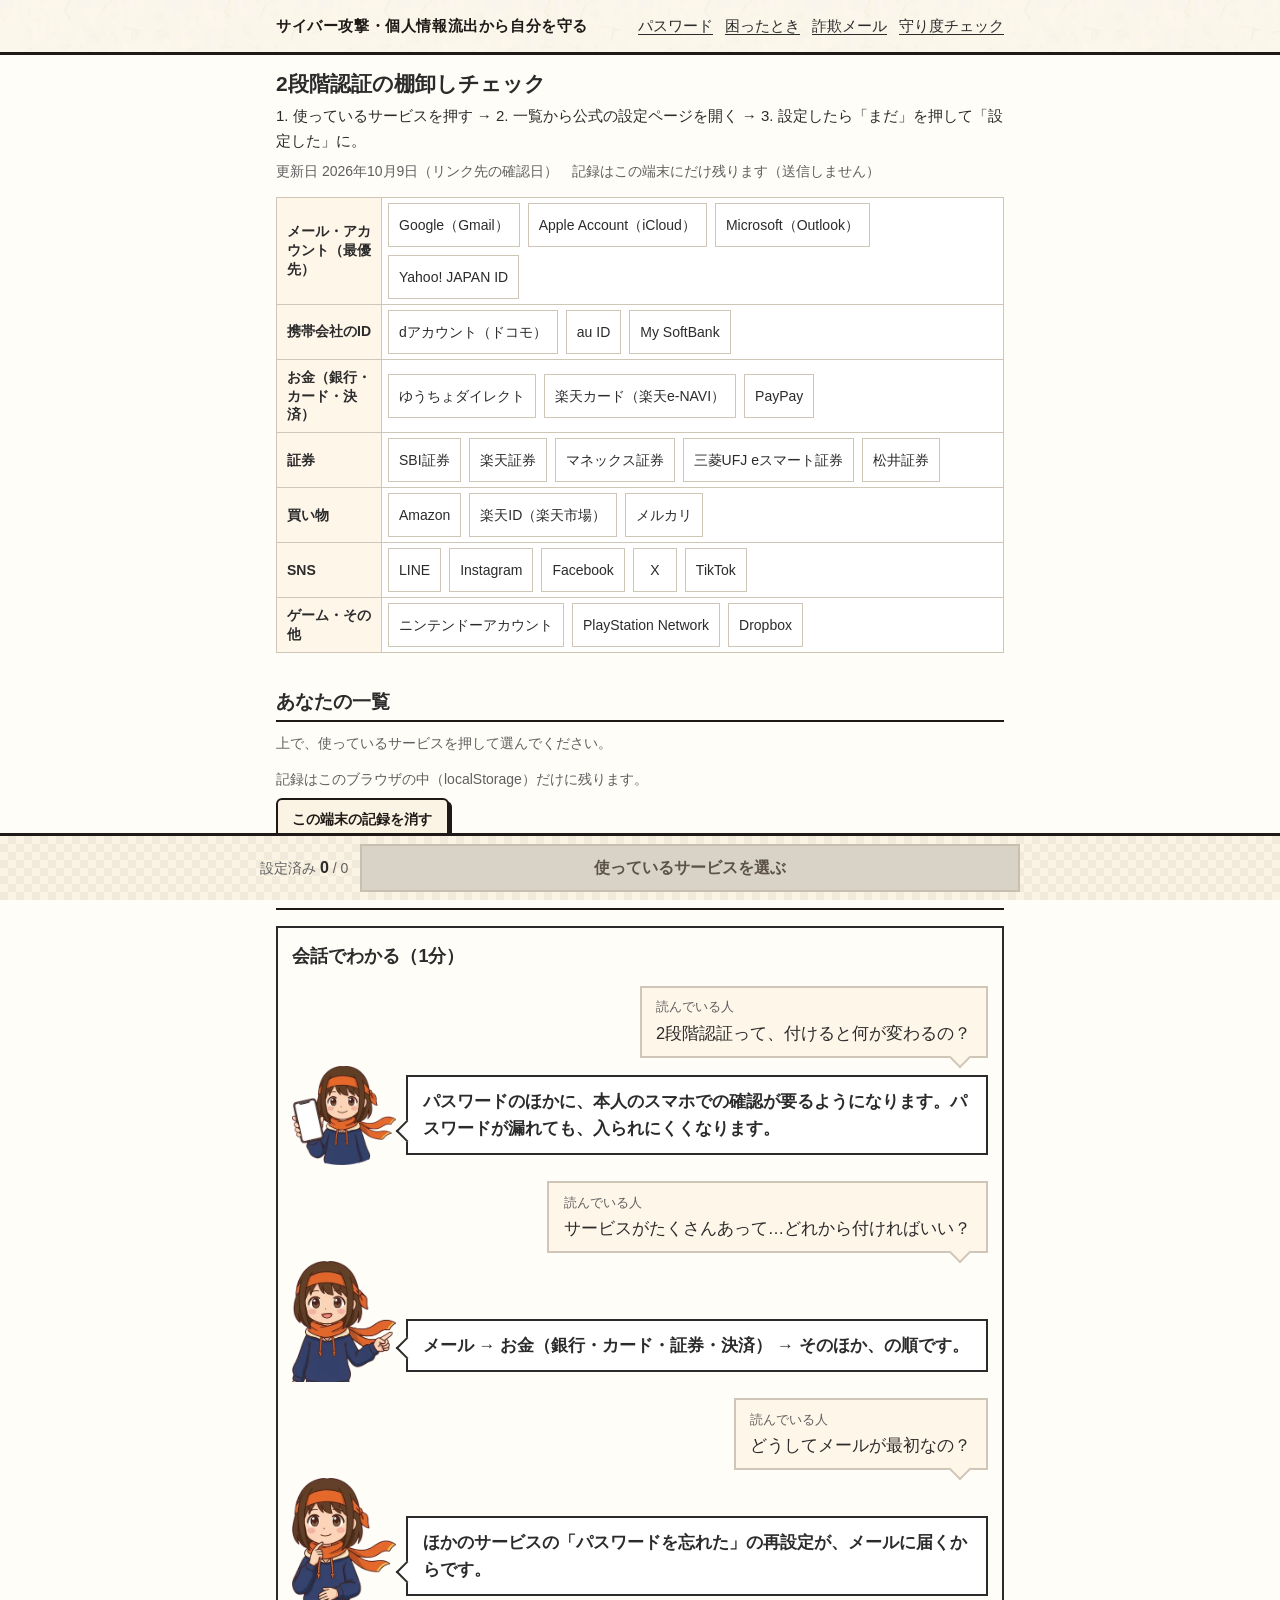
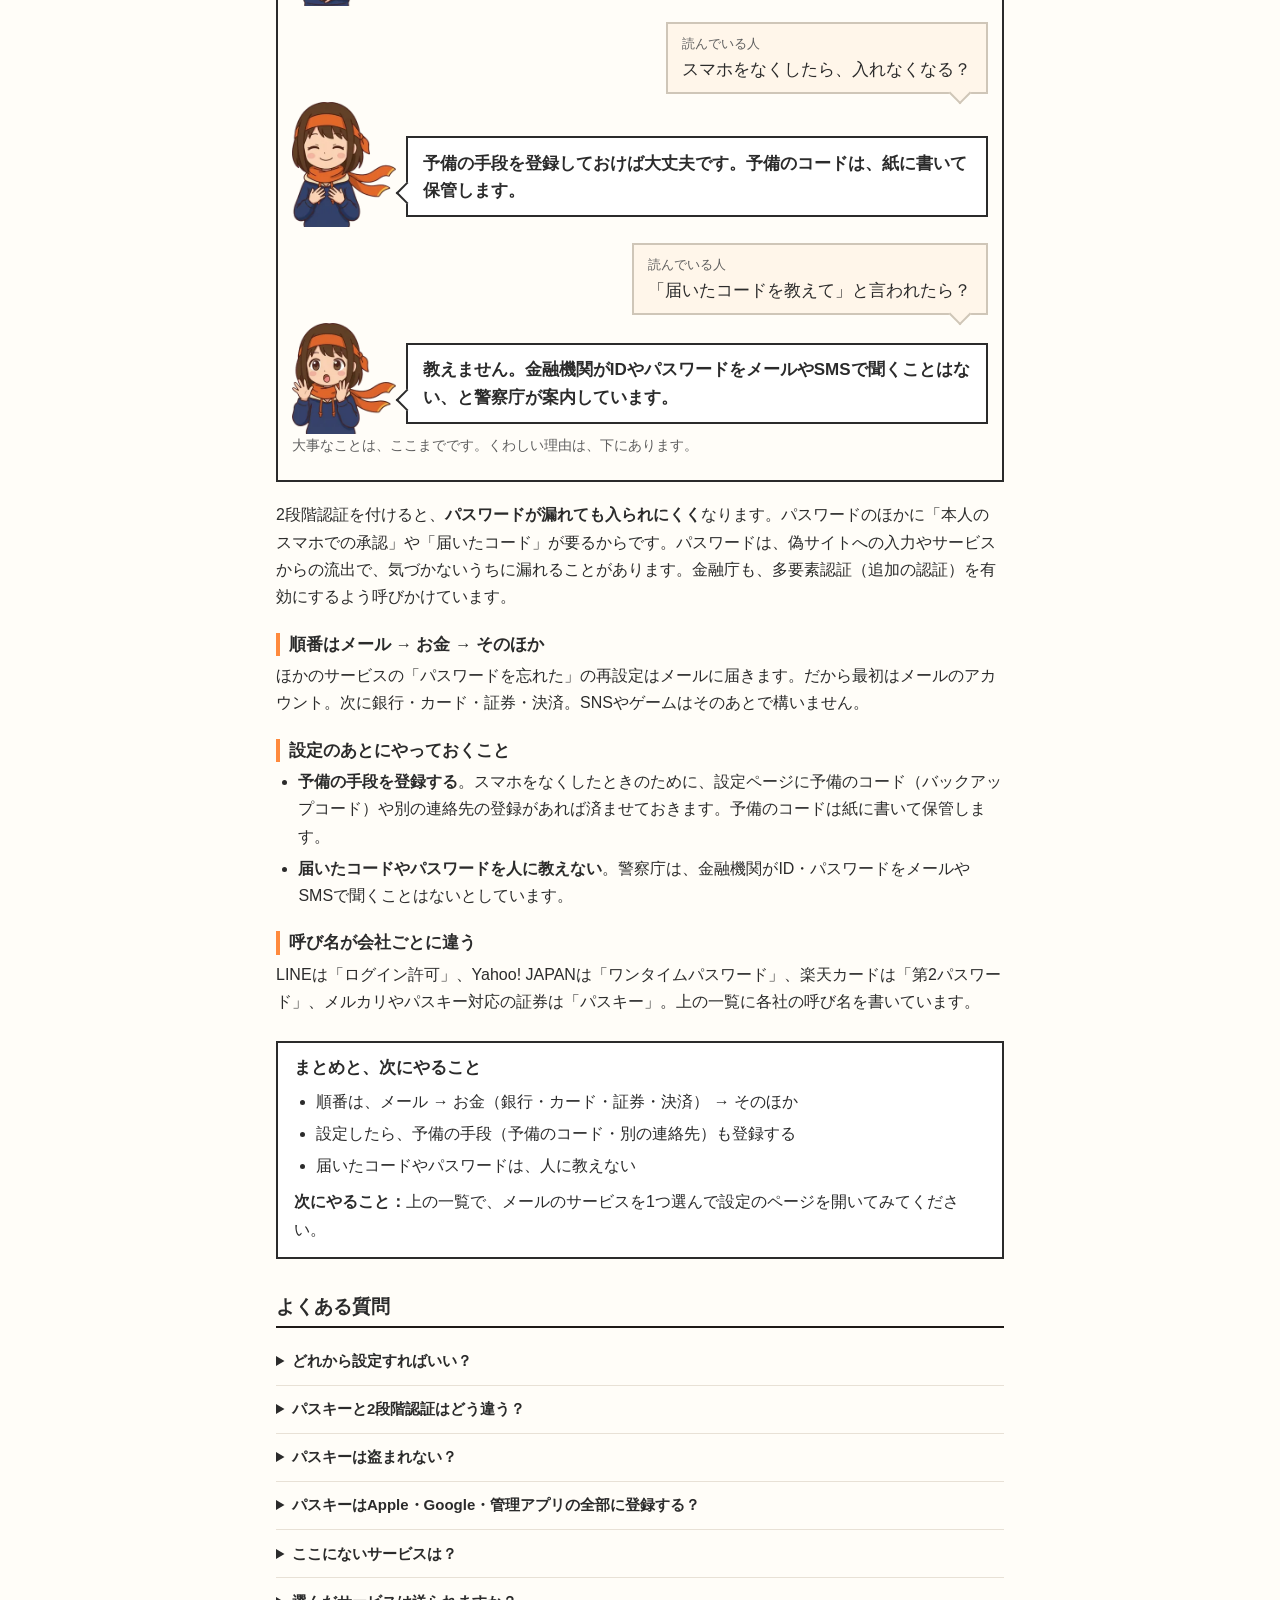
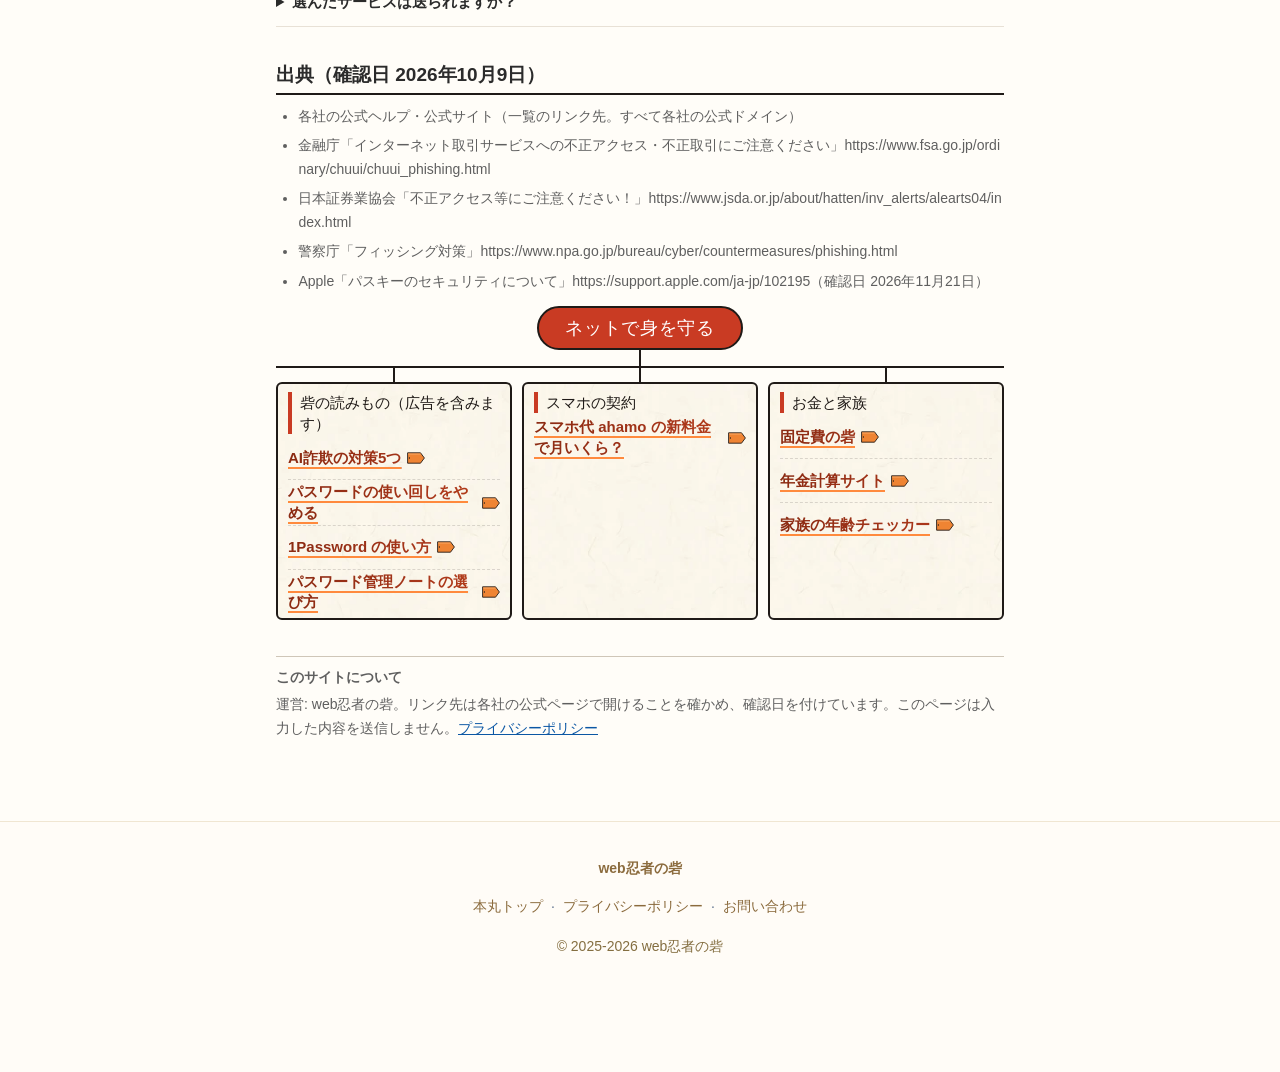
<file: nidankai/index.html>
<!DOCTYPE html>
<html lang="ja">
<head>
<meta charset="UTF-8">
<meta name="msvalidate.01" content="EF6E7C7B123A3218DAE3B152F5B0764D" />
<meta name="viewport" content="width=device-width, initial-scale=1">
<title>2段階認証の設定ページ一覧｜Gmail・LINE・Amazon・楽天・PayPay・証券など27サービスの棚卸しチェック</title>
<meta name="description" content="使っているサービスを選ぶと、各社公式の2段階認証（ログイン許可・ワンタイムパスワード・パスキーなど）の設定ページに直接進めます。設定したものに印を付けると進み具合が分かります。Google・Apple・LINE・Instagram・X・Amazon・楽天・PayPay・メルカリ・ドコモ・au・ゆうちょ・SBI証券・楽天証券など。記録はこの端末にだけ残ります。">
<link rel="canonical" href="https://mamoru.kkpwebninja.com/nidankai/">
<meta name="robots" content="index,follow,max-image-preview:large">
<meta name="theme-color" content="#e2600f">
<!-- WEBNINJA_UNIFIED_FAVICON -->
<link rel="icon" type="image/png" sizes="32x32" href="/favicon.png">
<link rel="icon" type="image/png" sizes="192x192" href="/favicon-192.png">
<link rel="apple-touch-icon" sizes="180x180" href="/apple-touch-icon.png">
<meta property="og:title" content="2段階認証の棚卸しチェック｜各社公式の設定ページへ直接">
<meta property="og:description" content="使っているサービスを選ぶと、各社公式の設定ページへ。設定したら印を付けて進み具合を確認。記録はこの端末だけ。">
<meta property="og:type" content="website">
<meta property="og:url" content="https://mamoru.kkpwebninja.com/nidankai/">
<meta property="og:site_name" content="サイバー攻撃・個人情報流出から自分を守る">
<meta property="og:image" content="https://mamoru.kkpwebninja.com/ogp.jpg?d=20261023b">
<meta name="twitter:card" content="summary_large_image">
<meta name="twitter:image" content="https://mamoru.kkpwebninja.com/ogp.jpg?d=20261023b">
<script src="/ga.js"></script>
<script type="application/ld+json">
{
  "@context":"https://schema.org",
  "@graph":[
    {"@type":"WebApplication","@id":"https://mamoru.kkpwebninja.com/nidankai/#app","name":"2段階認証の棚卸しチェック","url":"https://mamoru.kkpwebninja.com/nidankai/","applicationCategory":"UtilitiesApplication","operatingSystem":"Web","inLanguage":"ja","datePublished":"2026-10-09","dateModified":"2026-11-21","description":"使っているサービスを選ぶと各社公式の2段階認証の設定ページへ進め、設定済みの印で進み具合が分かる無料ツール。記録は端末内のみ。","offers":{"@type":"Offer","price":"0","priceCurrency":"JPY"},"author":{"@type":"Organization","name":"web忍者の砦"},"publisher":{"@type":"Organization","name":"web忍者の砦","url":"https://kkpwebninja.com/"}},
    {"@type":"FAQPage","@id":"https://mamoru.kkpwebninja.com/nidankai/#faq","mainEntity":[
      {"@type":"Question","name":"2段階認証はどのサービスから設定すればいいですか？","acceptedAnswer":{"@type":"Answer","text":"メール（Google・Apple・Microsoft・Yahoo!）からです。ほかのサービスのパスワード再設定はメールに届くので、メールを守ると全体が守られます。次に銀行・カード・証券などお金のサービスです。"}},
      {"@type":"Question","name":"「2段階認証」という設定が見つかりません。","acceptedAnswer":{"@type":"Answer","text":"会社によって呼び名が違います。LINEは「ログイン許可」、Yahoo! JAPANは「ワンタイムパスワード」、楽天カードは「第2パスワード」、メルカリは「パスキー」です。このページでは各社の呼び名を併記しています。"}},
      {"@type":"Question","name":"パスキーは盗まれない？","acceptedAnswer":{"@type":"Answer","text":"パスキーの本物の鍵は、スマホや保存先のアカウントの中にあります。サービス側に置かれるのは、鍵穴にあたる公開鍵だけで、秘密にする必要がないものです。そのためサービスから情報が漏れても鍵は出ていかず、偽サイトでも使えません。狙われるのは鍵をしまっている保存先と端末なので、保存先のアカウント（Appleアカウント・Googleアカウント・パスワード管理アプリ）に2段階認証を入れ、スマホの画面ロックを必ずかけてください。パスキーを設定したあと、パスワードでのログインを止められるサービスなら止めておくと、さらに安心です。"}},
      {"@type":"Question","name":"パスキーはApple・Google・管理アプリの全部に登録する？","acceptedAnswer":{"@type":"Answer","text":"全部に登録しなくて大丈夫です。いつも使う保存先1つにまとめる方が、どこに何を入れたか分かりやすく、守る入口も増えません。保存先は同じアカウントの端末どうしで同期されるので、スマホを買い替えても引き継げます。"}},
      {"@type":"Question","name":"選んだサービスや印はどこかに送られますか？","acceptedAnswer":{"@type":"Answer","text":"送られません。このブラウザの中にだけ保存され、「この端末の記録を消す」で消せます。"}}
    ]}
  ]
}
</script>
<!-- 共通部品 D4（kkp-kit を kit/ にコピーしたもの。中は手で直さず kkp-kit 側で直して sync.sh）。Web フォントは読まない -->
<link rel="stylesheet" href="/kit/kit.css?v=afa429f">
<link rel="stylesheet" href="/style.css?v=20261115chat2">
<script src="/kit/kit.js?v=afa429f" defer></script>
</head>
<body class="hasDock">
<div class="site"><div class="site-in">
  <a class="site-name" href="/">サイバー攻撃・個人情報流出から自分を守る</a>
  <nav class="site-nav"><a href="/password/note/">パスワード</a><a href="/komattara/">困ったとき</a><a href="/sagi/">詐欺メール</a><a href="/">守り度チェック</a></nav>
</div></div>
<div class="wrap">
<header>
  <h1>2段階認証の棚卸しチェック</h1>
  <p class="lead">1. 使っているサービスを押す → 2. 一覧から公式の設定ページを開く → 3. 設定したら「まだ」を押して「設定した」に。</p>
  <p class="meta">更新日 2026年10月9日（リンク先の確認日）　記録はこの端末にだけ残ります（送信しません）</p>
</header>

<main>
<table class="tool pickSvc" id="pickSvc" aria-label="使っているサービスを選ぶ"></table>

<h2 id="list">あなたの一覧</h2>
<div id="myList"></div>
<p class="note">記録はこのブラウザの中（localStorage）だけに残ります。<button type="button" class="again" id="clearAll">この端末の記録を消す</button></p>

<h2 id="naze">なぜ2段階認証？ → パスワードが漏れても、入られにくくなるから</h2>
<section class="chat" aria-label="会話でわかる">
<h3>会話でわかる（1分）</h3>
<p class="ask"><span>読んでいる人</span>2段階認証って、付けると何が変わるの？</p>
<div class="say"><img src="/img/girl-phone-left.webp" width="240" height="230" alt="" loading="lazy" decoding="async"><p>パスワードのほかに、本人のスマホでの確認が要るようになります。パスワードが漏れても、入られにくくなります。</p></div>
<p class="ask"><span>読んでいる人</span>サービスがたくさんあって…どれから付ければいい？</p>
<div class="say"><img src="/img/girl-point-right.webp" width="240" height="279" alt="" loading="lazy" decoding="async"><p>メール → お金（銀行・カード・証券・決済） → そのほか、の順です。</p></div>
<p class="ask"><span>読んでいる人</span>どうしてメールが最初なの？</p>
<div class="say"><img src="/img/girl-think-left.webp" width="240" height="296" alt="" loading="lazy" decoding="async"><p>ほかのサービスの「パスワードを忘れた」の再設定が、メールに届くからです。</p></div>
<p class="ask"><span>読んでいる人</span>スマホをなくしたら、入れなくなる？</p>
<div class="say"><img src="/img/girl-relief.webp" width="240" height="288" alt="" loading="lazy" decoding="async"><p>予備の手段を登録しておけば大丈夫です。予備のコードは、紙に書いて保管します。</p></div>
<p class="ask"><span>読んでいる人</span>「届いたコードを教えて」と言われたら？</p>
<div class="say"><img src="/img/girl-wow-left.webp" width="240" height="256" alt="" loading="lazy" decoding="async"><p>教えません。金融機関がIDやパスワードをメールやSMSで聞くことはない、と警察庁が案内しています。</p></div>
<p class="note">大事なことは、ここまでです。くわしい理由は、下にあります。</p>
</section>

<p>2段階認証を付けると、<b>パスワードが漏れても入られにくく</b>なります。パスワードのほかに「本人のスマホでの承認」や「届いたコード」が要るからです。パスワードは、偽サイトへの入力やサービスからの流出で、気づかないうちに漏れることがあります。金融庁も、多要素認証（追加の認証）を有効にするよう呼びかけています。</p>
<h3>順番はメール → お金 → そのほか</h3>
<p>ほかのサービスの「パスワードを忘れた」の再設定はメールに届きます。だから最初はメールのアカウント。次に銀行・カード・証券・決済。SNSやゲームはそのあとで構いません。</p>
<h3>設定のあとにやっておくこと</h3>
<ul>
  <li><b>予備の手段を登録する</b>。スマホをなくしたときのために、設定ページに予備のコード（バックアップコード）や別の連絡先の登録があれば済ませておきます。予備のコードは紙に書いて保管します。</li>
  <li><b>届いたコードやパスワードを人に教えない</b>。警察庁は、金融機関がID・パスワードをメールやSMSで聞くことはないとしています。</li>
</ul>
<h3>呼び名が会社ごとに違う</h3>
<p>LINEは「ログイン許可」、Yahoo! JAPANは「ワンタイムパスワード」、楽天カードは「第2パスワード」、メルカリやパスキー対応の証券は「パスキー」。上の一覧に各社の呼び名を書いています。</p>

<div class="matome"><b>まとめと、次にやること</b>
<ul>
  <li>順番は、メール → お金（銀行・カード・証券・決済） → そのほか</li>
  <li>設定したら、予備の手段（予備のコード・別の連絡先）も登録する</li>
  <li>届いたコードやパスワードは、人に教えない</li>
</ul>
<p><b>次にやること：</b>上の一覧で、メールのサービスを1つ選んで設定のページを開いてみてください。</p>
</div>

<section class="faq" id="faq">
<h2>よくある質問</h2>
<details><summary>どれから設定すればいい？</summary><p>メール（Google・Apple・Microsoft・Yahoo!）からです。次にお金のサービス。</p></details>
<details><summary>パスキーと2段階認証はどう違う？</summary><p>パスキーは、パスワードの代わりにスマホの指紋・顔認証などでログインする仕組みです。偽サイトに入力させる手口に強いとされ、日本証券業協会も証券口座でパスキーなどへの切り替えを呼びかけています。対応しているサービスなら、パスキーを選ぶのがよい選択です。</p></details>
<details><summary>パスキーは盗まれない？</summary><p>パスキーの本物の鍵は、スマホや保存先のアカウントの中にあります。サービス側に置かれるのは、鍵穴にあたる公開鍵だけで、秘密にする必要がないものです。そのためサービスから情報が漏れても鍵は出ていかず、偽サイトでも使えません。狙われるのは鍵をしまっている保存先と端末なので、保存先のアカウント（Appleアカウント・Googleアカウント・パスワード管理アプリ）に2段階認証を入れ、スマホの画面ロックを必ずかけてください。パスキーを設定したあと、パスワードでのログインを止められるサービスなら止めておくと、さらに安心です。</p></details>
<details><summary>パスキーはApple・Google・管理アプリの全部に登録する？</summary><p>全部に登録しなくて大丈夫です。いつも使う保存先1つにまとめる方が、どこに何を入れたか分かりやすく、守る入口も増えません。保存先は同じアカウントの端末どうしで同期されるので、スマホを買い替えても引き継げます。</p></details>
<details><summary>ここにないサービスは？</summary><p>そのサービスの公式アプリかサイトの「セキュリティ」「ログイン設定」「アカウント設定」を探してください。検索で出たページが公式かどうかは、アドレス（ドメイン）で確かめます。</p></details>
<details><summary>選んだサービスは送られますか？</summary><p>送られません。この端末にだけ保存され、「この端末の記録を消す」で消せます。</p></details>
</section>

<h2 id="shutten">出典（確認日 2026年10月9日）</h2>
<ul class="sources">
  <li>各社の公式ヘルプ・公式サイト（一覧のリンク先。すべて各社の公式ドメイン）</li>
  <li>金融庁「インターネット取引サービスへの不正アクセス・不正取引にご注意ください」https://www.fsa.go.jp/ordinary/chuui/chuui_phishing.html</li>
  <li>日本証券業協会「不正アクセス等にご注意ください！」https://www.jsda.or.jp/about/hatten/inv_alerts/alearts04/index.html</li>
  <li>警察庁「フィッシング対策」https://www.npa.go.jp/bureau/cyber/countermeasures/phishing.html</li>
  <li>Apple「パスキーのセキュリティについて」https://support.apple.com/ja-jp/102195（確認日 2026年11月21日）</li>
</ul>

<div class="k-map"><div class="k-map-core"><span>ネットで身を守る</span></div><div class="k-map-b"><div class="k-map-br"><p class="k-map-h">砦の読みもの（広告を含みます）</p><a class="k-link" href="https://kkpwebninja.com/blog/anzen/ai-sagi-fuan">AI詐欺の対策5つ</a><a class="k-link" href="https://kkpwebninja.com/blog/anzen/1password-hajimekata">パスワードの使い回しをやめる</a><a class="k-link" href="https://kkpwebninja.com/blog/anzen/1password-tsukaikata">1Password の使い方</a><a class="k-link" href="https://kkpwebninja.com/blog/anzen/password-note-erabikata">パスワード管理ノートの選び方</a></div><div class="k-map-br"><p class="k-map-h">スマホの契約</p><a class="k-link" href="https://kkpwebninja.com/blog/tsushin/ahamo-ryokin">スマホ代 ahamo の新料金で月いくら？</a></div><div class="k-map-br"><p class="k-map-h">お金と家族</p><a class="k-link" href="https://kotei.kkpwebninja.com/">固定費の砦</a><a class="k-link" href="https://nenkin-sim.kkpwebninja.com/">年金計算サイト</a><a class="k-link" href="https://agelist.kkpwebninja.com/">家族の年齢チェッカー</a></div></div></div>

<div class="author"><b>このサイトについて</b>
<p>運営: web忍者の砦。リンク先は各社の公式ページで開けることを確かめ、確認日を付けています。このページは入力した内容を送信しません。<a href="https://privacypolicy.kkpwebninja.com/" target="_blank" rel="noopener">プライバシーポリシー</a></p></div>
</main>
</div>

<div id="dock"><div class="in"><span class="prog">設定済み <b id="dAns">0</b> / <span id="dTot">0</span></span><button type="button" id="dBtn" disabled>使っているサービスを選ぶ</button></div></div>

<!-- WEBNINJA_UNIFIED_FOOTER -->
<footer class="uf">
  <div class="uf-name">web忍者の砦</div>
  <div><a href="https://kkpwebninja.com/" target="_blank" rel="noopener">本丸トップ</a>·<a href="https://privacypolicy.kkpwebninja.com/" target="_blank" rel="noopener">プライバシーポリシー</a>·<a href="https://kkpwebninja.com/otoiawase" target="_blank" rel="noopener">お問い合わせ</a></div>
  <div class="uf-c">© 2025-2026 web忍者の砦</div>
</footer>
<script src="/store.js"></script>
<script src="/nidankai/list.js"></script>
</body>
</html>
</file>
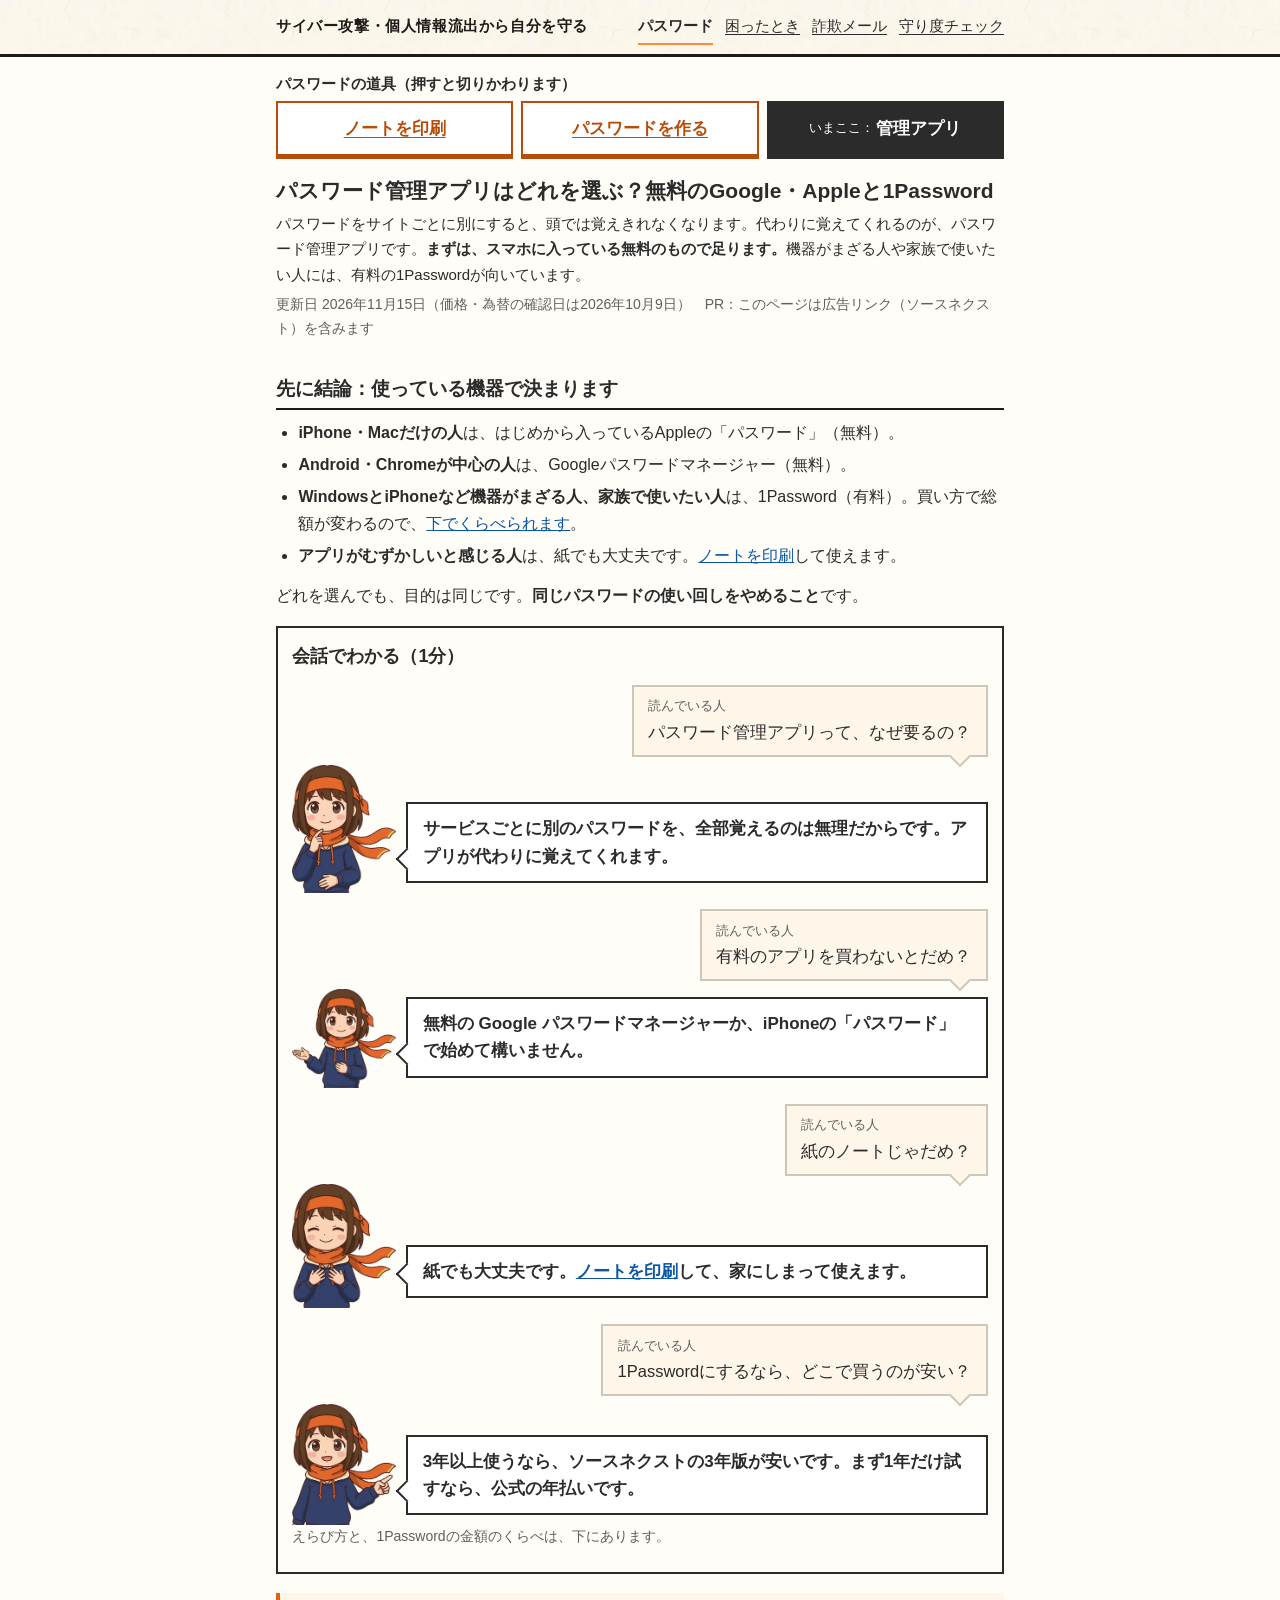
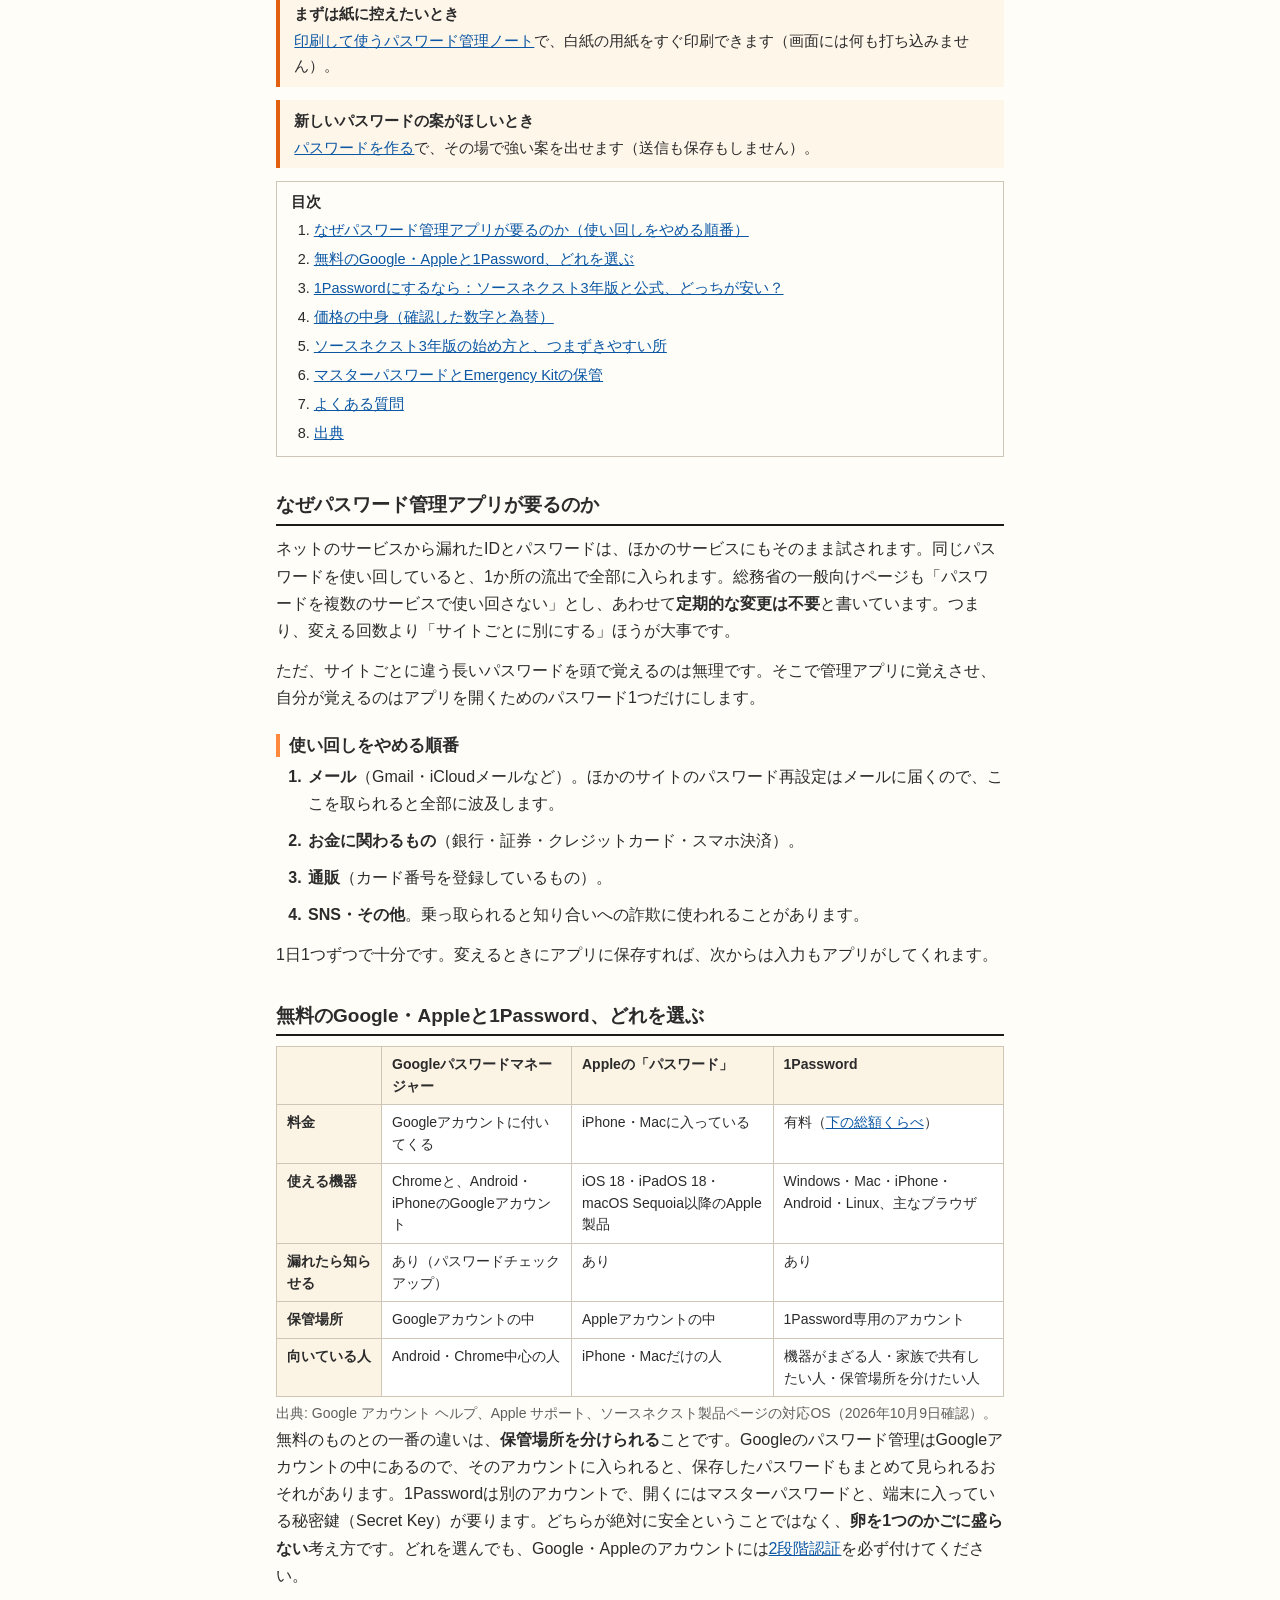
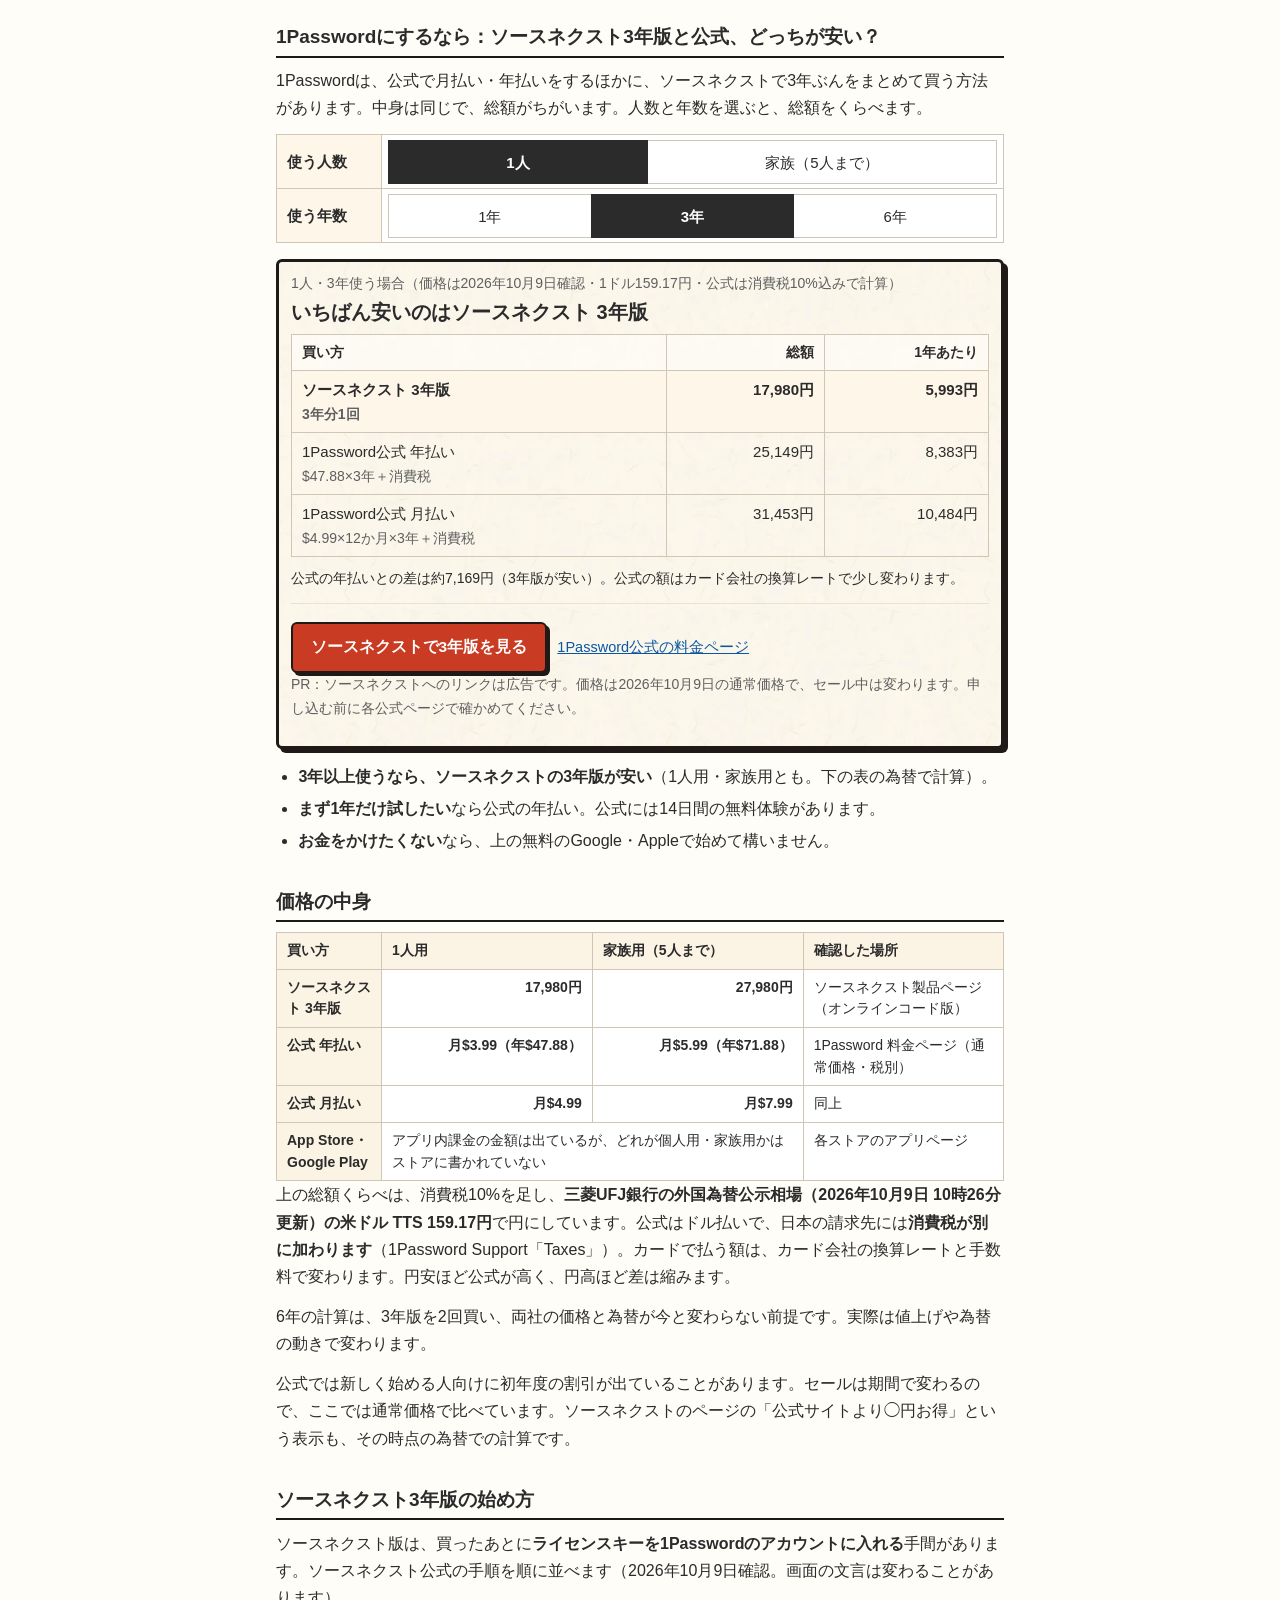
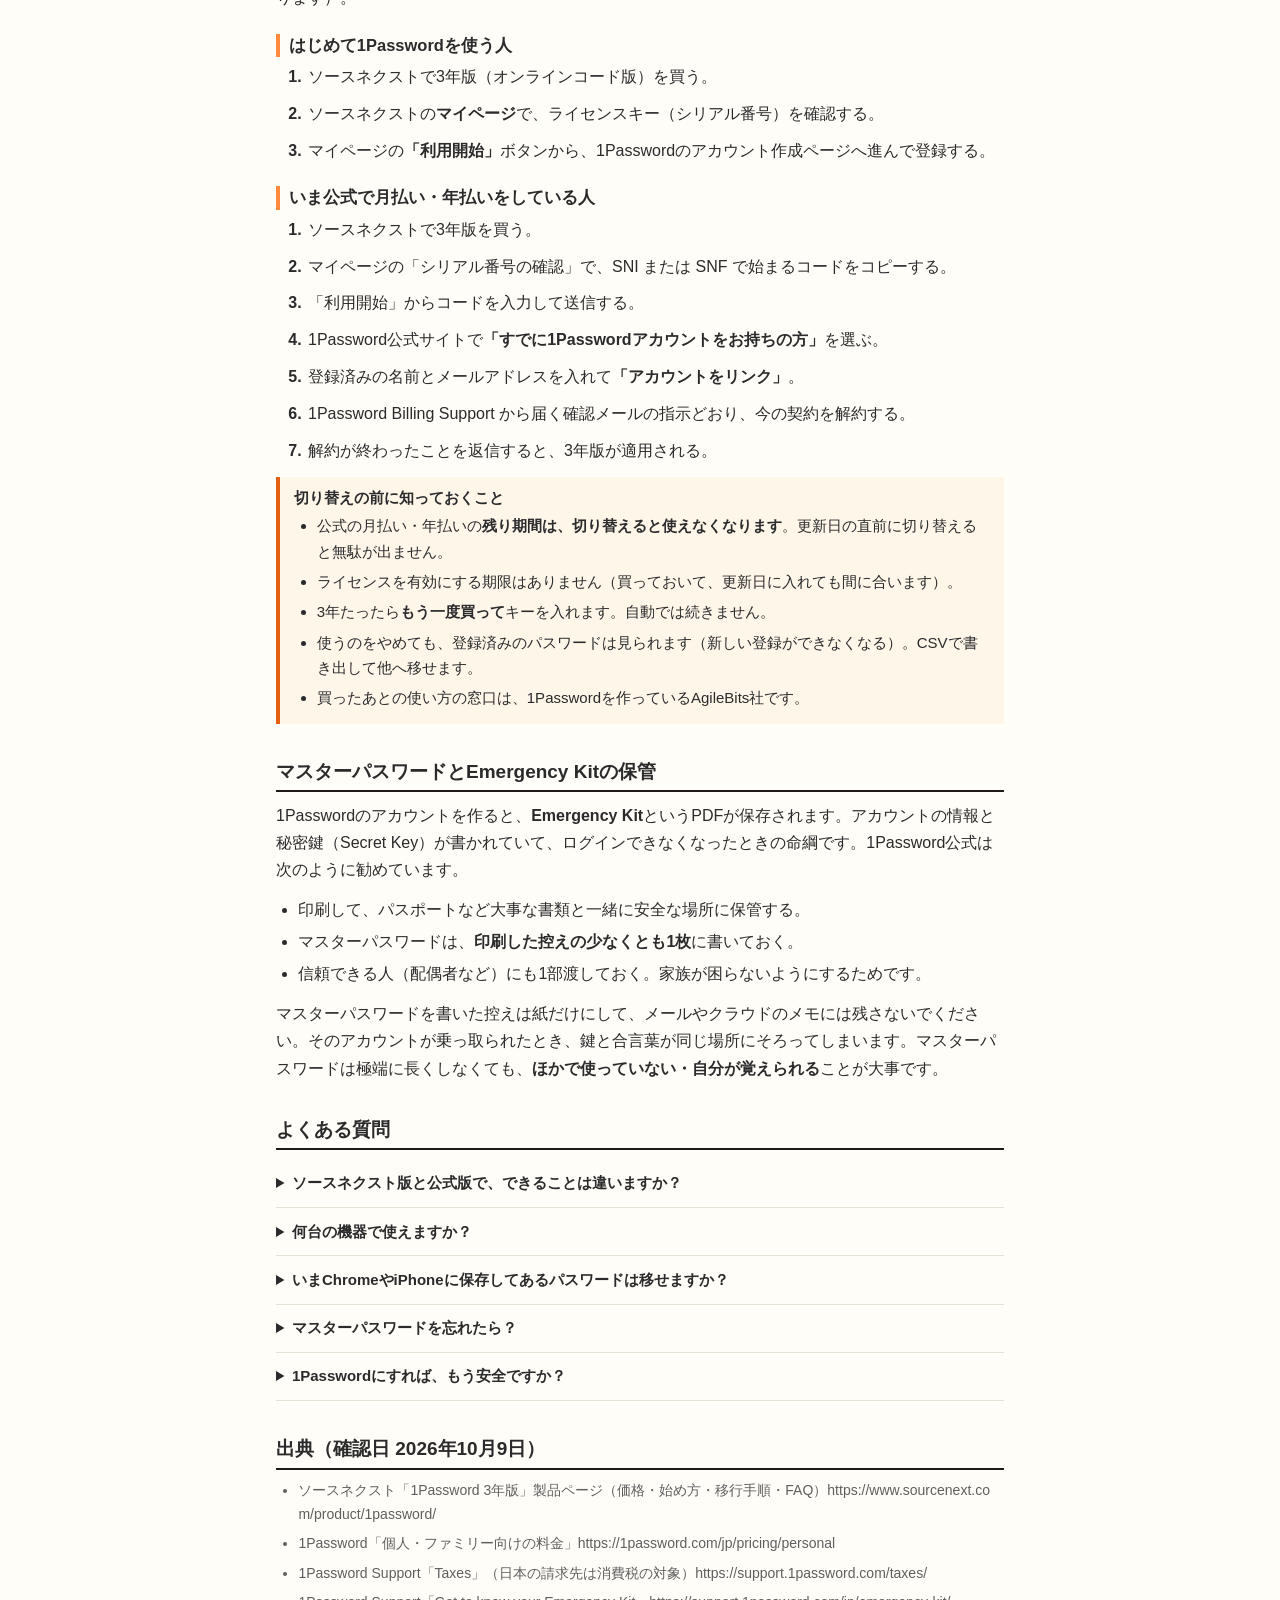
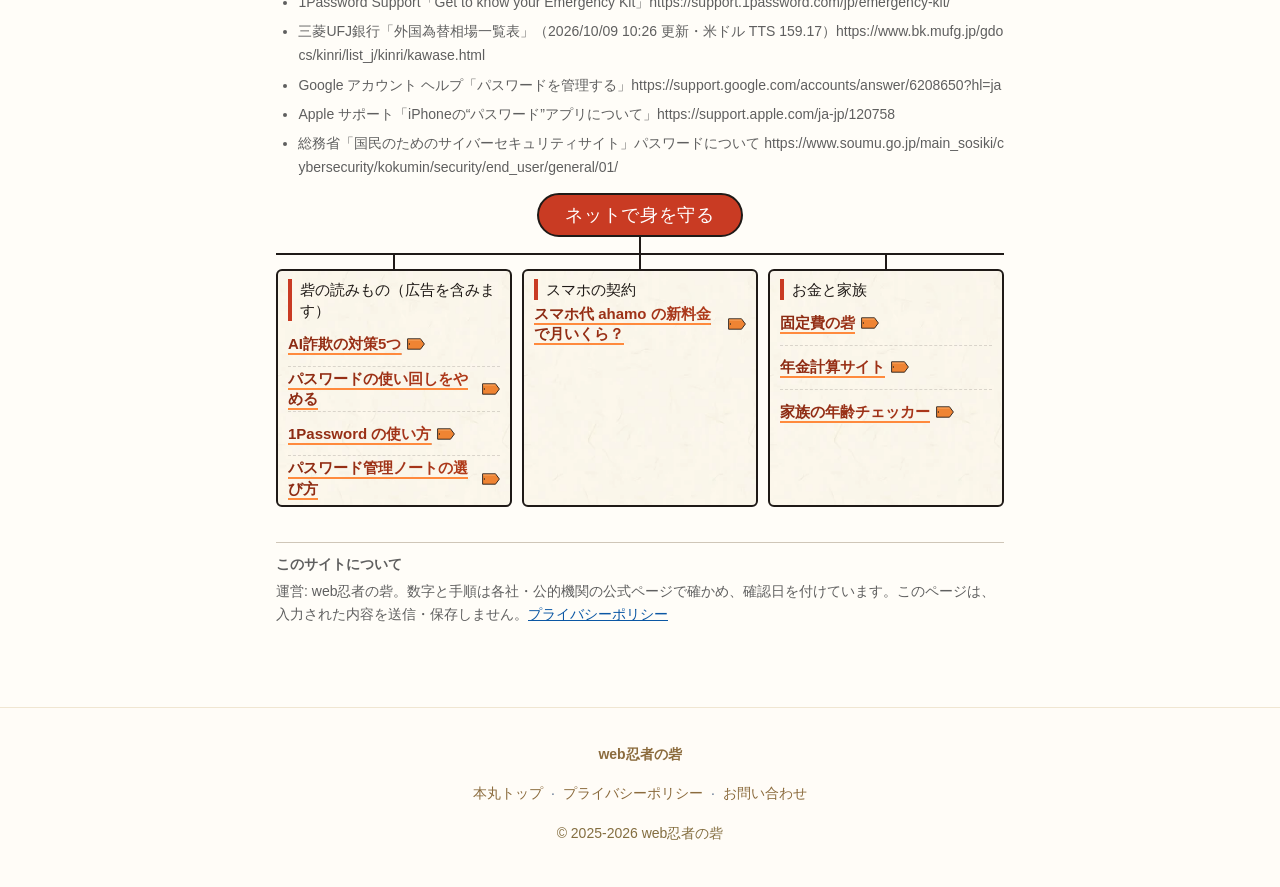
<file: password/index.html>
<!DOCTYPE html>
<html lang="ja">
<head>
<meta charset="UTF-8">
<meta name="msvalidate.01" content="EF6E7C7B123A3218DAE3B152F5B0764D" />
<meta name="viewport" content="width=device-width, initial-scale=1">
<title>パスワード管理アプリはどれを選ぶ？無料のGoogle・Appleと1Password（ソースネクスト3年版と公式の総額くらべ）</title>
<meta name="description" content="パスワード管理アプリは、iPhoneだけならApple、Android・ChromeならGoogleの無料のもので足ります。機器がまざる人・家族で使う人は1Password。公式の年払い・月払いとソースネクスト3年版の総額を、人数と年数でくらべます（価格は2026年10月9日に両社の公式ページで確認）。">
<link rel="canonical" href="https://mamoru.kkpwebninja.com/password/">
<meta name="robots" content="index,follow,max-image-preview:large">
<meta name="theme-color" content="#e2600f">
<!-- WEBNINJA_UNIFIED_FAVICON -->
<link rel="icon" type="image/png" sizes="32x32" href="/favicon.png">
<link rel="icon" type="image/png" sizes="192x192" href="/favicon-192.png">
<link rel="apple-touch-icon" sizes="180x180" href="/apple-touch-icon.png">
<meta property="og:title" content="パスワード管理アプリはどれを選ぶ？無料のGoogle・Appleと1Password">
<meta property="og:description" content="無料のGoogle・Appleで足りる人の目安と、1Passwordの買い方。人数と年数を選ぶと、公式の年払い・月払いとソースネクスト3年版の総額を並べます。価格は公式ページで確認した通常価格。">
<meta property="og:type" content="article">
<meta property="og:url" content="https://mamoru.kkpwebninja.com/password/">
<meta property="og:site_name" content="サイバー攻撃・個人情報流出から自分を守る">
<meta property="og:image" content="https://mamoru.kkpwebninja.com/ogp.jpg?d=20261023b">
<meta name="twitter:card" content="summary_large_image">
<meta name="twitter:image" content="https://mamoru.kkpwebninja.com/ogp.jpg?d=20261023b">
<script src="/ga.js"></script>
<script type="application/ld+json">
{
  "@context":"https://schema.org",
  "@graph":[
    {"@type":"WebPage","@id":"https://mamoru.kkpwebninja.com/password/#page","name":"パスワード管理アプリはどれを選ぶ？無料のGoogle・Appleと1Password（ソースネクスト3年版と公式の総額くらべ）","url":"https://mamoru.kkpwebninja.com/password/","inLanguage":"ja","datePublished":"2026-10-09","dateModified":"2026-11-15","author":{"@type":"Organization","name":"web忍者の砦"},"publisher":{"@type":"Organization","name":"web忍者の砦","url":"https://kkpwebninja.com/"}},
    {"@type":"FAQPage","@id":"https://mamoru.kkpwebninja.com/password/#faq","mainEntity":[
      {"@type":"Question","name":"ソースネクストの1Passwordと公式の1Passwordは何が違いますか？","acceptedAnswer":{"@type":"Answer","text":"ソースネクストの製品ページには「機能に違いはありません」とあります。違いは支払い方で、ソースネクスト版は3年分をまとめて買い、ライセンスキーを1Passwordのアカウントに入れて使います。3年たったら買い直しです（2026年10月9日にソースネクスト公式で確認）。"}},
      {"@type":"Question","name":"いま公式で課金中でも、ソースネクスト3年版に切り替えられますか？","acceptedAnswer":{"@type":"Answer","text":"できます。登録済みのパスワードはそのまま引き継がれます。ただし公式の月払い・年払いの残り期間は、切り替えると使えなくなるとソースネクスト公式に書かれています。更新日が近づいてから切り替えると無駄が出ません。"}},
      {"@type":"Question","name":"無料のGoogleパスワードマネージャーやiPhoneの「パスワード」ではだめですか？","acceptedAnswer":{"@type":"Answer","text":"使い回しをやめる目的なら、無料のものでも役に立ちます。1Passwordが向くのは、GoogleやAppleのアカウントとパスワードの保管場所を分けたい人、WindowsとiPhoneなど違う会社の機器を混ぜて使う人、家族で共有したい人です。"}},
      {"@type":"Question","name":"マスターパスワードを忘れたらどうなりますか？","acceptedAnswer":{"@type":"Answer","text":"1Password公式は、アカウント作成時に保存する「Emergency Kit」（PDF）を印刷して安全な場所に保管するよう勧めています。ファミリー版は管理者に復旧してもらう方法もあります。"}}
    ]}
  ]
}
</script>
<!-- 共通部品 D4（kkp-kit を kit/ にコピーしたもの。中は手で直さず kkp-kit 側で直して sync.sh）。Web フォントは読まない -->
<link rel="stylesheet" href="/kit/kit.css?v=afa429f">
<link rel="stylesheet" href="/style.css?v=20261115chat2">
<script src="/kit/kit.js?v=afa429f" defer></script>
</head>
<body>
<div class="site"><div class="site-in">
  <a class="site-name" href="/">サイバー攻撃・個人情報流出から自分を守る</a>
  <nav class="site-nav"><a href="/password/note/" aria-current="page">パスワード</a><a href="/komattara/">困ったとき</a><a href="/sagi/">詐欺メール</a><a href="/">守り度チェック</a></nav>
</div></div>
<div class="wrap">
<p class="subnav-h">パスワードの道具（押すと切りかわります）</p>
<nav class="subnav" aria-label="パスワードの道具"><a href="/password/note/">ノートを印刷</a><a href="/password/tsukuru/">パスワードを作る</a><a href="/password/" aria-current="page">管理アプリ</a></nav>
<header>
  <h1>パスワード管理アプリはどれを選ぶ？無料のGoogle・Appleと1Password</h1>
  <p class="lead">パスワードをサイトごとに別にすると、頭では覚えきれなくなります。代わりに覚えてくれるのが、パスワード管理アプリです。<b>まずは、スマホに入っている無料のもので足ります。</b>機器がまざる人や家族で使いたい人には、有料の1Passwordが向いています。</p>
  <p class="meta">更新日 2026年11月15日（価格・為替の確認日は2026年10月9日）　PR：このページは広告リンク（ソースネクスト）を含みます</p>
</header>

<main>
<h2 id="kotae">先に結論：使っている機器で決まります</h2>
<ul>
  <li><b>iPhone・Macだけの人</b>は、はじめから入っているAppleの「パスワード」（無料）。</li>
  <li><b>Android・Chromeが中心の人</b>は、Googleパスワードマネージャー（無料）。</li>
  <li><b>WindowsとiPhoneなど機器がまざる人、家族で使いたい人</b>は、1Password（有料）。買い方で総額が変わるので、<a href="#kurabe">下でくらべられます</a>。</li>
  <li><b>アプリがむずかしいと感じる人</b>は、紙でも大丈夫です。<a href="/password/note/">ノートを印刷</a>して使えます。</li>
</ul>
<p>どれを選んでも、目的は同じです。<b>同じパスワードの使い回しをやめること</b>です。</p>

<section class="chat" aria-label="会話でわかる">
<h3>会話でわかる（1分）</h3>
<p class="ask"><span>読んでいる人</span>パスワード管理アプリって、なぜ要るの？</p>
<div class="say"><img src="/img/girl-think-left.webp" width="240" height="296" alt="" loading="lazy" decoding="async"><p>サービスごとに別のパスワードを、全部覚えるのは無理だからです。アプリが代わりに覚えてくれます。</p></div>
<p class="ask"><span>読んでいる人</span>有料のアプリを買わないとだめ？</p>
<div class="say"><img src="/img/girl-guide-left.webp" width="240" height="228" alt="" loading="lazy" decoding="async"><p>無料の Google パスワードマネージャーか、iPhoneの「パスワード」で始めて構いません。</p></div>
<p class="ask"><span>読んでいる人</span>紙のノートじゃだめ？</p>
<div class="say"><img src="/img/girl-relief.webp" width="240" height="288" alt="" loading="lazy" decoding="async"><p>紙でも大丈夫です。<a href="/password/note/">ノートを印刷</a>して、家にしまって使えます。</p></div>
<p class="ask"><span>読んでいる人</span>1Passwordにするなら、どこで買うのが安い？</p>
<div class="say"><img src="/img/girl-point-right.webp" width="240" height="279" alt="" loading="lazy" decoding="async"><p>3年以上使うなら、ソースネクストの3年版が安いです。まず1年だけ試すなら、公式の年払いです。</p></div>
<p class="note">えらび方と、1Passwordの金額のくらべは、下にあります。</p>
</section>
<p class="point"><b>まずは紙に控えたいとき</b><a href="/password/note/">印刷して使うパスワード管理ノート</a>で、白紙の用紙をすぐ印刷できます（画面には何も打ち込みません）。</p>
<p class="point"><b>新しいパスワードの案がほしいとき</b><a href="/password/tsukuru/">パスワードを作る</a>で、その場で強い案を出せます（送信も保存もしません）。</p>


<nav class="toc"><b>目次</b>
  <ol>
    <li><a href="#tsukaimawashi">なぜパスワード管理アプリが要るのか（使い回しをやめる順番）</a></li>
    <li><a href="#erabu">無料のGoogle・Appleと1Password、どれを選ぶ</a></li>
    <li><a href="#kurabe">1Passwordにするなら：ソースネクスト3年版と公式、どっちが安い？</a></li>
    <li><a href="#kakaku">価格の中身（確認した数字と為替）</a></li>
    <li><a href="#hajimekata">ソースネクスト3年版の始め方と、つまずきやすい所</a></li>
    <li><a href="#master">マスターパスワードとEmergency Kitの保管</a></li>
    <li><a href="#faq">よくある質問</a></li>
    <li><a href="#shutten">出典</a></li>
  </ol>
</nav>

<h2 id="tsukaimawashi">なぜパスワード管理アプリが要るのか</h2>
<p>ネットのサービスから漏れたIDとパスワードは、ほかのサービスにもそのまま試されます。同じパスワードを使い回していると、1か所の流出で全部に入られます。総務省の一般向けページも「パスワードを複数のサービスで使い回さない」とし、あわせて<b>定期的な変更は不要</b>と書いています。つまり、変える回数より「サイトごとに別にする」ほうが大事です。</p>
<p>ただ、サイトごとに違う長いパスワードを頭で覚えるのは無理です。そこで管理アプリに覚えさせ、自分が覚えるのはアプリを開くためのパスワード1つだけにします。</p>
<h3>使い回しをやめる順番</h3>
<ol class="steps">
  <li><b>メール</b>（Gmail・iCloudメールなど）。ほかのサイトのパスワード再設定はメールに届くので、ここを取られると全部に波及します。</li>
  <li><b>お金に関わるもの</b>（銀行・証券・クレジットカード・スマホ決済）。</li>
  <li><b>通販</b>（カード番号を登録しているもの）。</li>
  <li><b>SNS・その他</b>。乗っ取られると知り合いへの詐欺に使われることがあります。</li>
</ol>
<p>1日1つずつで十分です。変えるときにアプリに保存すれば、次からは入力もアプリがしてくれます。</p>

<h2 id="erabu">無料のGoogle・Appleと1Password、どれを選ぶ</h2>
<div class="scroll"><table class="cmp">
  <tr><th></th><th>Googleパスワードマネージャー</th><th>Appleの「パスワード」</th><th>1Password</th></tr>
  <tr><th>料金</th><td>Googleアカウントに付いてくる</td><td>iPhone・Macに入っている</td><td>有料（<a href="#kurabe">下の総額くらべ</a>）</td></tr>
  <tr><th>使える機器</th><td>Chromeと、Android・iPhoneのGoogleアカウント</td><td>iOS 18・iPadOS 18・macOS Sequoia以降のApple製品</td><td>Windows・Mac・iPhone・Android・Linux、主なブラウザ</td></tr>
  <tr><th>漏れたら知らせる</th><td>あり（パスワードチェックアップ）</td><td>あり</td><td>あり</td></tr>
  <tr><th>保管場所</th><td>Googleアカウントの中</td><td>Appleアカウントの中</td><td>1Password専用のアカウント</td></tr>
  <tr><th>向いている人</th><td>Android・Chrome中心の人</td><td>iPhone・Macだけの人</td><td>機器がまざる人・家族で共有したい人・保管場所を分けたい人</td></tr>
</table></div>
<p class="src">出典: Google アカウント ヘルプ、Apple サポート、ソースネクスト製品ページの対応OS（2026年10月9日確認）。</p>
<p>無料のものとの一番の違いは、<b>保管場所を分けられる</b>ことです。Googleのパスワード管理はGoogleアカウントの中にあるので、そのアカウントに入られると、保存したパスワードもまとめて見られるおそれがあります。1Passwordは別のアカウントで、開くにはマスターパスワードと、端末に入っている秘密鍵（Secret Key）が要ります。どちらが絶対に安全ということではなく、<b>卵を1つのかごに盛らない</b>考え方です。どれを選んでも、Google・Appleのアカウントには<a href="/nidankai/">2段階認証</a>を必ず付けてください。</p>

<h2 id="kurabe">1Passwordにするなら：ソースネクスト3年版と公式、どっちが安い？</h2>
<p>1Passwordは、公式で月払い・年払いをするほかに、ソースネクストで3年ぶんをまとめて買う方法があります。中身は同じで、総額がちがいます。人数と年数を選ぶと、総額をくらべます。</p>
<table class="tool" aria-label="総額くらべの条件">
  <tr><th>使う人数</th><td><div class="seg" id="pplPick">
    <button type="button" data-v="1">1人</button><button type="button" data-v="5">家族（5人まで）</button>
  </div></td></tr>
  <tr><th>使う年数</th><td><div class="seg" id="yrPick">
    <button type="button" data-v="1">1年</button><button type="button" data-v="3">3年</button><button type="button" data-v="6">6年</button>
  </div></td></tr>
</table>

<section class="result" id="result" aria-live="polite">
  <p class="score" id="rCond"></p>
  <p class="big" id="rBig"></p>
  <table class="todo">
    <tr><th>買い方</th><th class="num">総額</th><th class="num">1年あたり</th></tr>
    <tr id="rowSn"><td>ソースネクスト 3年版<span class="how" id="snSub"></span></td><td class="num" id="snTotal"></td><td class="num" id="snYear"></td></tr>
    <tr id="rowYr"><td>1Password公式 年払い<span class="how" id="yrSub"></span></td><td class="num" id="yrTotal"></td><td class="num" id="yrYear"></td></tr>
    <tr id="rowMo"><td>1Password公式 月払い<span class="how" id="moSub"></span></td><td class="num" id="moTotal"></td><td class="num" id="moYear"></td></tr>
  </table>
  <p class="rest" id="rNote"></p>
  <p class="next"><a class="btn" id="ctaSn" href="https://www.sourcenext.com/product/1password/" target="_blank" rel="sponsored nofollow noopener">ソースネクストで3年版を見る</a>
  <a class="btn2" id="ctaOf" href="https://1password.com/jp/pricing/personal" target="_blank" rel="noopener">1Password公式の料金ページ</a></p>
  <p class="note">PR：ソースネクストへのリンクは広告です。価格は2026年10月9日の通常価格で、セール中は変わります。申し込む前に各公式ページで確かめてください。</p>
</section>

<ul>
  <li><b>3年以上使うなら、ソースネクストの3年版が安い</b>（1人用・家族用とも。下の表の為替で計算）。</li>
  <li><b>まず1年だけ試したい</b>なら公式の年払い。公式には14日間の無料体験があります。</li>
  <li><b>お金をかけたくない</b>なら、上の無料のGoogle・Appleで始めて構いません。</li>
</ul>

<h2 id="kakaku">価格の中身</h2>
<div class="scroll"><table class="cmp">
  <tr><th>買い方</th><th>1人用</th><th>家族用（5人まで）</th><th>確認した場所</th></tr>
  <tr><th>ソースネクスト 3年版</th><td class="num">17,980円</td><td class="num">27,980円</td><td>ソースネクスト製品ページ（オンラインコード版）</td></tr>
  <tr><th>公式 年払い</th><td class="num">月$3.99（年$47.88）</td><td class="num">月$5.99（年$71.88）</td><td>1Password 料金ページ（通常価格・税別）</td></tr>
  <tr><th>公式 月払い</th><td class="num">月$4.99</td><td class="num">月$7.99</td><td>同上</td></tr>
  <tr><th>App Store・Google Play</th><td colspan="2">アプリ内課金の金額は出ているが、どれが個人用・家族用かはストアに書かれていない</td><td>各ストアのアプリページ</td></tr>
</table></div>
<p>上の総額くらべは、消費税10%を足し、<b>三菱UFJ銀行の外国為替公示相場（2026年10月9日 10時26分 更新）の米ドル TTS 159.17円</b>で円にしています。公式はドル払いで、日本の請求先には<b>消費税が別に加わります</b>（1Password Support「Taxes」）。カードで払う額は、カード会社の換算レートと手数料で変わります。円安ほど公式が高く、円高ほど差は縮みます。</p>
<p>6年の計算は、3年版を2回買い、両社の価格と為替が今と変わらない前提です。実際は値上げや為替の動きで変わります。</p>
<p>公式では新しく始める人向けに初年度の割引が出ていることがあります。セールは期間で変わるので、ここでは通常価格で比べています。ソースネクストのページの「公式サイトより◯円お得」という表示も、その時点の為替での計算です。</p>

<h2 id="hajimekata">ソースネクスト3年版の始め方</h2>
<p>ソースネクスト版は、買ったあとに<b>ライセンスキーを1Passwordのアカウントに入れる</b>手間があります。ソースネクスト公式の手順を順に並べます（2026年10月9日確認。画面の文言は変わることがあります）。</p>
<h3>はじめて1Passwordを使う人</h3>
<ol class="steps">
  <li>ソースネクストで3年版（オンラインコード版）を買う。</li>
  <li>ソースネクストの<b>マイページ</b>で、ライセンスキー（シリアル番号）を確認する。</li>
  <li>マイページの<b>「利用開始」</b>ボタンから、1Passwordのアカウント作成ページへ進んで登録する。</li>
</ol>
<h3>いま公式で月払い・年払いをしている人</h3>
<ol class="steps">
  <li>ソースネクストで3年版を買う。</li>
  <li>マイページの「シリアル番号の確認」で、SNI または SNF で始まるコードをコピーする。</li>
  <li>「利用開始」からコードを入力して送信する。</li>
  <li>1Password公式サイトで<b>「すでに1Passwordアカウントをお持ちの方」</b>を選ぶ。</li>
  <li>登録済みの名前とメールアドレスを入れて<b>「アカウントをリンク」</b>。</li>
  <li>1Password Billing Support から届く確認メールの指示どおり、今の契約を解約する。</li>
  <li>解約が終わったことを返信すると、3年版が適用される。</li>
</ol>
<div class="point"><b>切り替えの前に知っておくこと</b>
<ul>
  <li>公式の月払い・年払いの<b>残り期間は、切り替えると使えなくなります</b>。更新日の直前に切り替えると無駄が出ません。</li>
  <li>ライセンスを有効にする期限はありません（買っておいて、更新日に入れても間に合います）。</li>
  <li>3年たったら<b>もう一度買って</b>キーを入れます。自動では続きません。</li>
  <li>使うのをやめても、登録済みのパスワードは見られます（新しい登録ができなくなる）。CSVで書き出して他へ移せます。</li>
  <li>買ったあとの使い方の窓口は、1Passwordを作っているAgileBits社です。</li>
</ul></div>

<h2 id="master">マスターパスワードとEmergency Kitの保管</h2>
<p>1Passwordのアカウントを作ると、<b>Emergency Kit</b>というPDFが保存されます。アカウントの情報と秘密鍵（Secret Key）が書かれていて、ログインできなくなったときの命綱です。1Password公式は次のように勧めています。</p>
<ul>
  <li>印刷して、パスポートなど大事な書類と一緒に安全な場所に保管する。</li>
  <li>マスターパスワードは、<b>印刷した控えの少なくとも1枚</b>に書いておく。</li>
  <li>信頼できる人（配偶者など）にも1部渡しておく。家族が困らないようにするためです。</li>
</ul>
<p>マスターパスワードを書いた控えは紙だけにして、メールやクラウドのメモには残さないでください。そのアカウントが乗っ取られたとき、鍵と合言葉が同じ場所にそろってしまいます。マスターパスワードは極端に長くしなくても、<b>ほかで使っていない・自分が覚えられる</b>ことが大事です。</p>

<section class="faq" id="faq">
<h2>よくある質問</h2>
<details><summary>ソースネクスト版と公式版で、できることは違いますか？</summary><p>ソースネクストの製品ページには「機能に違いはありません」とあります。違うのは支払い方（3年分を先に払う）と、始めるときにライセンスキーを入れることです。</p></details>
<details><summary>何台の機器で使えますか？</summary><p>ソースネクストの製品ページでは、紐づけられる機器の台数は無制限とされています。対応OSは Windows・macOS・iOS 17.5以降・Android 9.0以降・Linux です。</p></details>
<details><summary>いまChromeやiPhoneに保存してあるパスワードは移せますか？</summary><p>移せます。ソースネクストの製品ページでは、Chrome・Firefox・Safari・Edge・LastPass・Bitwarden などからCSVファイル経由で移せると案内しています。CSVファイルにはパスワードがそのまま書かれているので、取り込みが終わったらすぐ削除してください。</p></details>
<details><summary>マスターパスワードを忘れたら？</summary><p>Emergency Kit に書かれた情報で復旧します。ファミリー版は、家族の管理者に復旧してもらう方法もあります。紙の控えを作っておくことが一番の備えです。</p></details>
<details><summary>1Passwordにすれば、もう安全ですか？</summary><p>使い回しの危険は大きく減りますが、偽サイトに自分で入力してしまえば漏れます。メールやSMSのリンクから開かないこと、主なアカウントに2段階認証を付けることと組み合わせてください（<a href="/">守り度チェック</a>）。</p></details>
</section>

<h2 id="shutten">出典（確認日 2026年10月9日）</h2>
<ul class="sources">
  <li>ソースネクスト「1Password 3年版」製品ページ（価格・始め方・移行手順・FAQ）https://www.sourcenext.com/product/1password/</li>
  <li>1Password「個人・ファミリー向けの料金」https://1password.com/jp/pricing/personal</li>
  <li>1Password Support「Taxes」（日本の請求先は消費税の対象）https://support.1password.com/taxes/</li>
  <li>1Password Support「Get to know your Emergency Kit」https://support.1password.com/jp/emergency-kit/</li>
  <li>三菱UFJ銀行「外国為替相場一覧表」（2026/10/09 10:26 更新・米ドル TTS 159.17）https://www.bk.mufg.jp/gdocs/kinri/list_j/kinri/kawase.html</li>
  <li>Google アカウント ヘルプ「パスワードを管理する」https://support.google.com/accounts/answer/6208650?hl=ja</li>
  <li>Apple サポート「iPhoneの“パスワード”アプリについて」https://support.apple.com/ja-jp/120758</li>
  <li>総務省「国民のためのサイバーセキュリティサイト」パスワードについて https://www.soumu.go.jp/main_sosiki/cybersecurity/kokumin/security/end_user/general/01/</li>
</ul>

<div class="k-map"><div class="k-map-core"><span>ネットで身を守る</span></div><div class="k-map-b"><div class="k-map-br"><p class="k-map-h">砦の読みもの（広告を含みます）</p><a class="k-link" href="https://kkpwebninja.com/blog/anzen/ai-sagi-fuan">AI詐欺の対策5つ</a><a class="k-link" href="https://kkpwebninja.com/blog/anzen/1password-hajimekata">パスワードの使い回しをやめる</a><a class="k-link" href="https://kkpwebninja.com/blog/anzen/1password-tsukaikata">1Password の使い方</a><a class="k-link" href="https://kkpwebninja.com/blog/anzen/password-note-erabikata">パスワード管理ノートの選び方</a></div><div class="k-map-br"><p class="k-map-h">スマホの契約</p><a class="k-link" href="https://kkpwebninja.com/blog/tsushin/ahamo-ryokin">スマホ代 ahamo の新料金で月いくら？</a></div><div class="k-map-br"><p class="k-map-h">お金と家族</p><a class="k-link" href="https://kotei.kkpwebninja.com/">固定費の砦</a><a class="k-link" href="https://nenkin-sim.kkpwebninja.com/">年金計算サイト</a><a class="k-link" href="https://agelist.kkpwebninja.com/">家族の年齢チェッカー</a></div></div></div>

<div class="author"><b>このサイトについて</b>
<p>運営: web忍者の砦。数字と手順は各社・公的機関の公式ページで確かめ、確認日を付けています。このページは、入力された内容を送信・保存しません。<a href="https://privacypolicy.kkpwebninja.com/" target="_blank" rel="noopener">プライバシーポリシー</a></p></div>
</main>
</div>

<!-- WEBNINJA_UNIFIED_FOOTER -->
<footer class="uf">
  <div class="uf-name">web忍者の砦</div>
  <div><a href="https://kkpwebninja.com/" target="_blank" rel="noopener">本丸トップ</a>·<a href="https://privacypolicy.kkpwebninja.com/" target="_blank" rel="noopener">プライバシーポリシー</a>·<a href="https://kkpwebninja.com/otoiawase" target="_blank" rel="noopener">お問い合わせ</a></div>
  <div class="uf-c">© 2025-2026 web忍者の砦</div>
</footer>
<script src="/password/compare.js"></script>
</body>
</html>
</file>
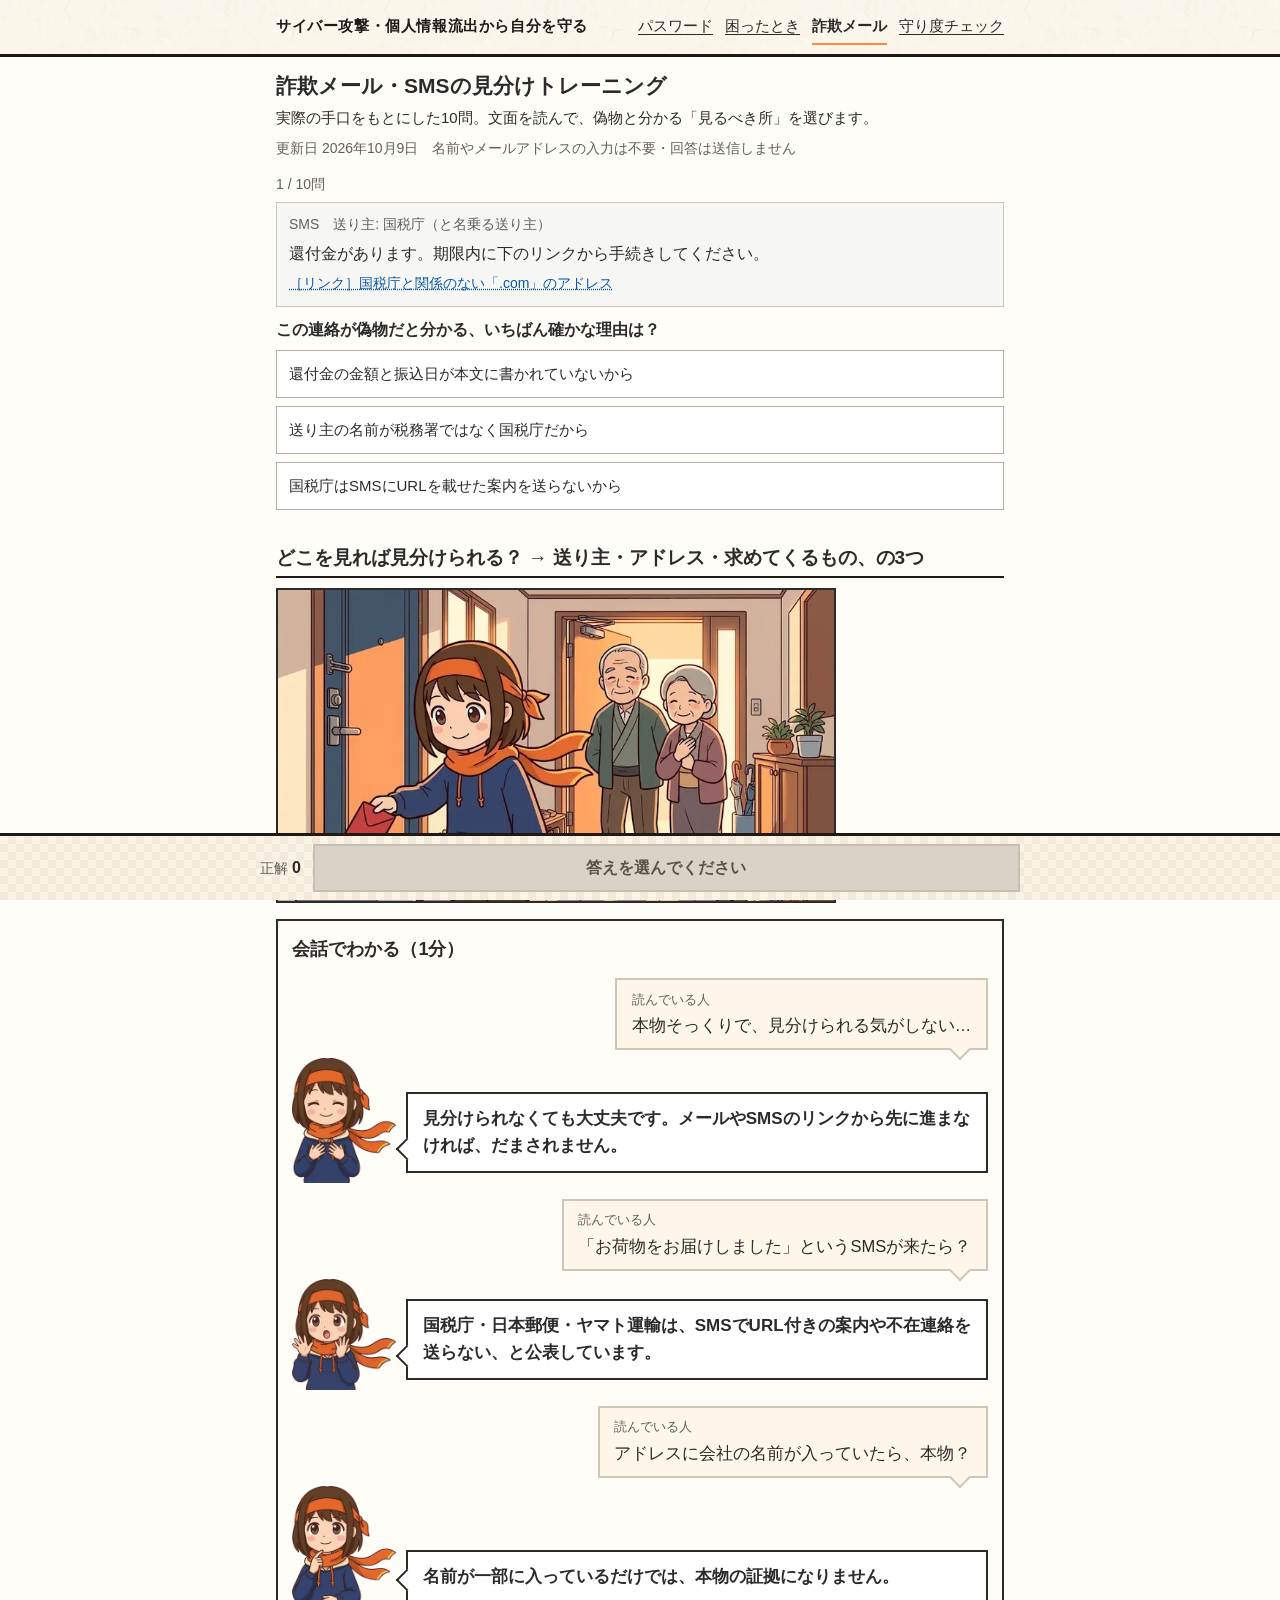
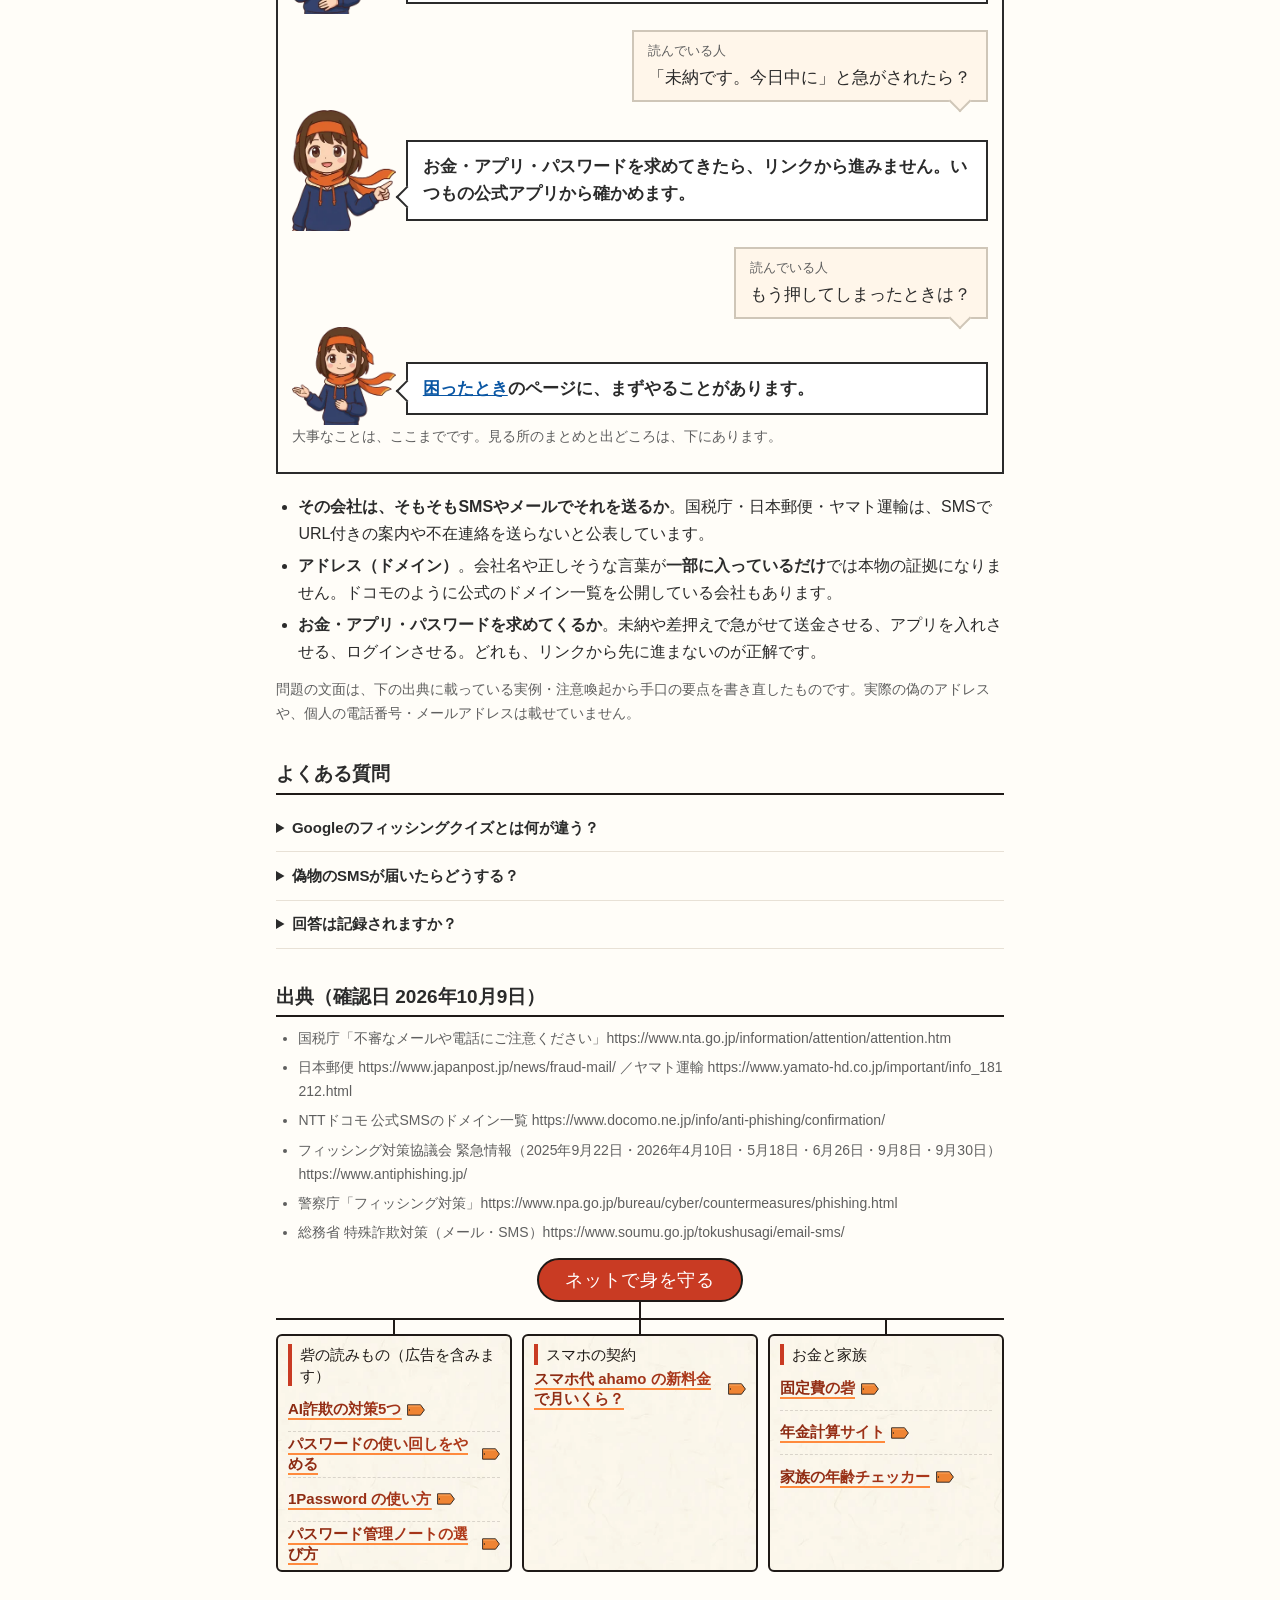
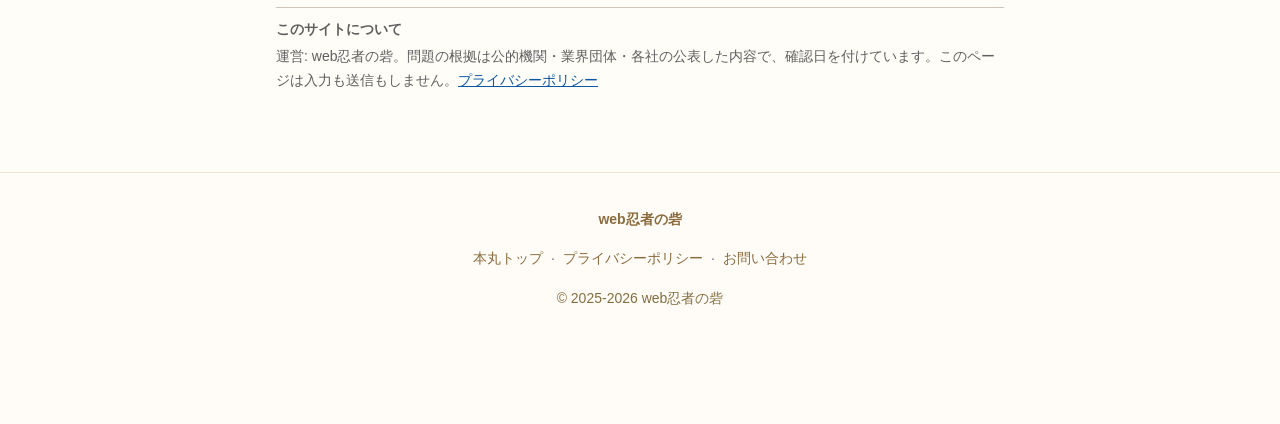
<file: sagi/index.html>
<!DOCTYPE html>
<html lang="ja">
<head>
<meta charset="UTF-8">
<meta name="msvalidate.01" content="EF6E7C7B123A3218DAE3B152F5B0764D" />
<meta name="viewport" content="width=device-width, initial-scale=1">
<title>詐欺メール・SMSの見分け方トレーニング｜国税庁・日本郵便・ヤマト・銀行・PayPayをかたる実際の手口で10問</title>
<meta name="description" content="国税庁・e-Tax・日本郵便・ヤマト運輸・国勢調査・年金・銀行・ドコモ・Amazonをかたった実際の詐欺メール・SMSの手口をもとに10問。どこを見れば偽物と分かるかを、公的機関や各社が公表している事実で解説します。名前やメールアドレスの入力は不要、回答は送信しません。">
<link rel="canonical" href="https://mamoru.kkpwebninja.com/sagi/">
<meta name="robots" content="index,follow,max-image-preview:large">
<meta name="theme-color" content="#e2600f">
<!-- WEBNINJA_UNIFIED_FAVICON -->
<link rel="icon" type="image/png" sizes="32x32" href="/favicon.png">
<link rel="icon" type="image/png" sizes="192x192" href="/favicon-192.png">
<link rel="apple-touch-icon" sizes="180x180" href="/apple-touch-icon.png">
<meta property="og:title" content="詐欺メール・SMSの見分け方トレーニング｜実際の手口で10問">
<meta property="og:description" content="国税庁・日本郵便・ヤマト・銀行・PayPayをかたる実際の手口で10問。入力不要・回答は送信しません。">
<meta property="og:type" content="website">
<meta property="og:url" content="https://mamoru.kkpwebninja.com/sagi/">
<meta property="og:site_name" content="サイバー攻撃・個人情報流出から自分を守る">
<meta property="og:image" content="https://mamoru.kkpwebninja.com/ogp.jpg?d=20261023b">
<meta name="twitter:card" content="summary_large_image">
<meta name="twitter:image" content="https://mamoru.kkpwebninja.com/ogp.jpg?d=20261023b">
<script src="/ga.js"></script>
<script type="application/ld+json">
{
  "@context":"https://schema.org",
  "@graph":[
    {"@type":"WebApplication","@id":"https://mamoru.kkpwebninja.com/sagi/#app","name":"詐欺メール・SMSの見分けトレーニング","url":"https://mamoru.kkpwebninja.com/sagi/","applicationCategory":"EducationalApplication","operatingSystem":"Web","inLanguage":"ja","datePublished":"2026-10-09","dateModified":"2026-10-09","description":"公的機関・業界団体が公表した実際の詐欺メール・SMSの手口をもとにした10問の見分けトレーニング。入力不要・回答は送信しない。","offers":{"@type":"Offer","price":"0","priceCurrency":"JPY"},"author":{"@type":"Organization","name":"web忍者の砦"},"publisher":{"@type":"Organization","name":"web忍者の砦","url":"https://kkpwebninja.com/"}},
    {"@type":"FAQPage","@id":"https://mamoru.kkpwebninja.com/sagi/#faq","mainEntity":[
      {"@type":"Question","name":"国税庁や宅配会社はSMSでURLを送ってきますか？","acceptedAnswer":{"@type":"Answer","text":"国税庁は、ショートメッセージにURLを記載した案内を送信することはないと公表しています。日本郵便はショートメールでの不在連絡をしておらず、ヤマト運輸もSMSでの不在連絡やお届け予定のお知らせはしていないと案内しています。"}},
      {"@type":"Question","name":"偽サイトは見た目で見分けられますか？","acceptedAnswer":{"@type":"Answer","text":"フィッシング対策協議会は、フィッシングサイトは本物の画面をコピーして作ることが多く、見分けることは非常に困難としています。見分けるより、メールやSMSのリンクから開かず、公式アプリやブックマークから確かめるのが確実です。"}}
    ]}
  ]
}
</script>
<!-- 共通部品 D4（kkp-kit を kit/ にコピーしたもの。中は手で直さず kkp-kit 側で直して sync.sh）。Web フォントは読まない -->
<link rel="stylesheet" href="/kit/kit.css?v=afa429f">
<link rel="stylesheet" href="/style.css?v=20261115chat2">
<script src="/kit/kit.js?v=afa429f" defer></script>
</head>
<body class="hasDock">
<div class="site"><div class="site-in">
  <a class="site-name" href="/">サイバー攻撃・個人情報流出から自分を守る</a>
  <nav class="site-nav"><a href="/password/note/">パスワード</a><a href="/komattara/">困ったとき</a><a href="/sagi/" aria-current="page">詐欺メール</a><a href="/">守り度チェック</a></nav>
</div></div>
<div class="wrap">
<header>
  <h1>詐欺メール・SMSの見分けトレーニング</h1>
  <p class="lead">実際の手口をもとにした10問。文面を読んで、偽物と分かる「見るべき所」を選びます。</p>
  <p class="meta">更新日 2026年10月9日　名前やメールアドレスの入力は不要・回答は送信しません</p>
</header>

<main>
<section id="quiz" class="quiz">
  <p class="q-prog" id="qProg"></p>
  <div class="msg" id="qMsg"></div>
  <p class="q-ask">この連絡が偽物だと分かる、いちばん確かな理由は？</p>
  <div class="opts" id="qOpts"></div>
  <div class="fb" id="qFb" aria-live="polite" hidden></div>
</section>

<section id="qEnd" class="result" hidden>
  <p class="score" id="eScore"></p>
  <p class="big">見分け方より「開かない」が確実です</p>
  <p>フィッシング対策協議会は、偽サイトは本物の画面をコピーして作ることが多く、<b>見分けることは非常に困難</b>だとしています。今回の「見るべき所」も、手口が変われば通じなくなります。だから決まりは3つだけ。</p>
  <ol class="steps">
    <li>メール・SMSのリンクからログインや支払いをしない。</li>
    <li>気になったら、いつもの<b>公式アプリかブックマーク</b>から自分で確かめる。</li>
    <li>メールやSMSにある電話番号にもかけない。番号は公式サイトやカードの裏面で調べる。</li>
  </ol>
  <p><a class="btn" href="/">守り度チェックをする</a> <a class="btn2" href="/komattara/">押してしまった・入力してしまったとき</a></p>
  <button type="button" class="again" id="again">もう一度最初から</button>
</section>

<h2 id="point">どこを見れば見分けられる？ → 送り主・アドレス・求めてくるもの、の3つ</h2>
<figure class="fig"><img src="/img/scene-tegami.webp" width="760" height="425" alt="あやしい知らせを開けずに捨てる女の子と、見守るおじいさん・おばあさん" loading="lazy" decoding="async"></figure>
<section class="chat" aria-label="会話でわかる">
<h3>会話でわかる（1分）</h3>
<p class="ask"><span>読んでいる人</span>本物そっくりで、見分けられる気がしない…</p>
<div class="say"><img src="/img/girl-relief.webp" width="240" height="288" alt="" loading="lazy" decoding="async"><p>見分けられなくても大丈夫です。メールやSMSのリンクから先に進まなければ、だまされません。</p></div>
<p class="ask"><span>読んでいる人</span>「お荷物をお届けしました」というSMSが来たら？</p>
<div class="say"><img src="/img/girl-wow-left.webp" width="240" height="256" alt="" loading="lazy" decoding="async"><p>国税庁・日本郵便・ヤマト運輸は、SMSでURL付きの案内や不在連絡を送らない、と公表しています。</p></div>
<p class="ask"><span>読んでいる人</span>アドレスに会社の名前が入っていたら、本物？</p>
<div class="say"><img src="/img/girl-think-left.webp" width="240" height="296" alt="" loading="lazy" decoding="async"><p>名前が一部に入っているだけでは、本物の証拠になりません。</p></div>
<p class="ask"><span>読んでいる人</span>「未納です。今日中に」と急がされたら？</p>
<div class="say"><img src="/img/girl-point-right.webp" width="240" height="279" alt="" loading="lazy" decoding="async"><p>お金・アプリ・パスワードを求めてきたら、リンクから進みません。いつもの公式アプリから確かめます。</p></div>
<p class="ask"><span>読んでいる人</span>もう押してしまったときは？</p>
<div class="say"><img src="/img/girl-guide-left.webp" width="240" height="228" alt="" loading="lazy" decoding="async"><p><a href="/komattara/">困ったとき</a>のページに、まずやることがあります。</p></div>
<p class="note">大事なことは、ここまでです。見る所のまとめと出どころは、下にあります。</p>
</section>

<ul>
  <li><b>その会社は、そもそもSMSやメールでそれを送るか</b>。国税庁・日本郵便・ヤマト運輸は、SMSでURL付きの案内や不在連絡を送らないと公表しています。</li>
  <li><b>アドレス（ドメイン）</b>。会社名や正しそうな言葉が<b>一部に入っているだけ</b>では本物の証拠になりません。ドコモのように公式のドメイン一覧を公開している会社もあります。</li>
  <li><b>お金・アプリ・パスワードを求めてくるか</b>。未納や差押えで急がせて送金させる、アプリを入れさせる、ログインさせる。どれも、リンクから先に進まないのが正解です。</li>
</ul>
<p class="note">問題の文面は、下の出典に載っている実例・注意喚起から手口の要点を書き直したものです。実際の偽のアドレスや、個人の電話番号・メールアドレスは載せていません。</p>

<section class="faq" id="faq">
<h2>よくある質問</h2>
<details><summary>Googleのフィッシングクイズとは何が違う？</summary><p>Google（Jigsaw）のクイズは日本語で遊べますが、題材は海外のサービスが中心です。このトレーニングは、国税庁・日本郵便・ヤマト運輸・国勢調査・PayPayなど、日本で実際に報告された手口だけで作っています。名前やメールアドレスの入力もありません。</p></details>
<details><summary>偽物のSMSが届いたらどうする？</summary><p>リンクを押さずに削除して構いません。押してしまった・入力してしまったときは<a href="/komattara/">困ったとき</a>へ。</p></details>
<details><summary>回答は記録されますか？</summary><p>記録も送信もしません。数えているのは「最後まで解いた回数」だけです。</p></details>
</section>

<h2 id="shutten">出典（確認日 2026年10月9日）</h2>
<ul class="sources">
  <li>国税庁「不審なメールや電話にご注意ください」https://www.nta.go.jp/information/attention/attention.htm</li>
  <li>日本郵便 https://www.japanpost.jp/news/fraud-mail/ ／ヤマト運輸 https://www.yamato-hd.co.jp/important/info_181212.html</li>
  <li>NTTドコモ 公式SMSのドメイン一覧 https://www.docomo.ne.jp/info/anti-phishing/confirmation/</li>
  <li>フィッシング対策協議会 緊急情報（2025年9月22日・2026年4月10日・5月18日・6月26日・9月8日・9月30日）https://www.antiphishing.jp/</li>
  <li>警察庁「フィッシング対策」https://www.npa.go.jp/bureau/cyber/countermeasures/phishing.html</li>
  <li>総務省 特殊詐欺対策（メール・SMS）https://www.soumu.go.jp/tokushusagi/email-sms/</li>
</ul>

<div class="k-map"><div class="k-map-core"><span>ネットで身を守る</span></div><div class="k-map-b"><div class="k-map-br"><p class="k-map-h">砦の読みもの（広告を含みます）</p><a class="k-link" href="https://kkpwebninja.com/blog/anzen/ai-sagi-fuan">AI詐欺の対策5つ</a><a class="k-link" href="https://kkpwebninja.com/blog/anzen/1password-hajimekata">パスワードの使い回しをやめる</a><a class="k-link" href="https://kkpwebninja.com/blog/anzen/1password-tsukaikata">1Password の使い方</a><a class="k-link" href="https://kkpwebninja.com/blog/anzen/password-note-erabikata">パスワード管理ノートの選び方</a></div><div class="k-map-br"><p class="k-map-h">スマホの契約</p><a class="k-link" href="https://kkpwebninja.com/blog/tsushin/ahamo-ryokin">スマホ代 ahamo の新料金で月いくら？</a></div><div class="k-map-br"><p class="k-map-h">お金と家族</p><a class="k-link" href="https://kotei.kkpwebninja.com/">固定費の砦</a><a class="k-link" href="https://nenkin-sim.kkpwebninja.com/">年金計算サイト</a><a class="k-link" href="https://agelist.kkpwebninja.com/">家族の年齢チェッカー</a></div></div></div>

<div class="author"><b>このサイトについて</b>
<p>運営: web忍者の砦。問題の根拠は公的機関・業界団体・各社の公表した内容で、確認日を付けています。このページは入力も送信もしません。<a href="https://privacypolicy.kkpwebninja.com/" target="_blank" rel="noopener">プライバシーポリシー</a></p></div>
</main>
</div>

<div id="dock"><div class="in"><span class="prog">正解 <b id="dScore">0</b></span><button type="button" id="dBtn" disabled>答えを選んでください</button></div></div>

<!-- WEBNINJA_UNIFIED_FOOTER -->
<footer class="uf">
  <div class="uf-name">web忍者の砦</div>
  <div><a href="https://kkpwebninja.com/" target="_blank" rel="noopener">本丸トップ</a>·<a href="https://privacypolicy.kkpwebninja.com/" target="_blank" rel="noopener">プライバシーポリシー</a>·<a href="https://kkpwebninja.com/otoiawase" target="_blank" rel="noopener">お問い合わせ</a></div>
  <div class="uf-c">© 2025-2026 web忍者の砦</div>
</footer>
<script src="/sagi/quiz.js"></script>
</body>
</html>
</file>
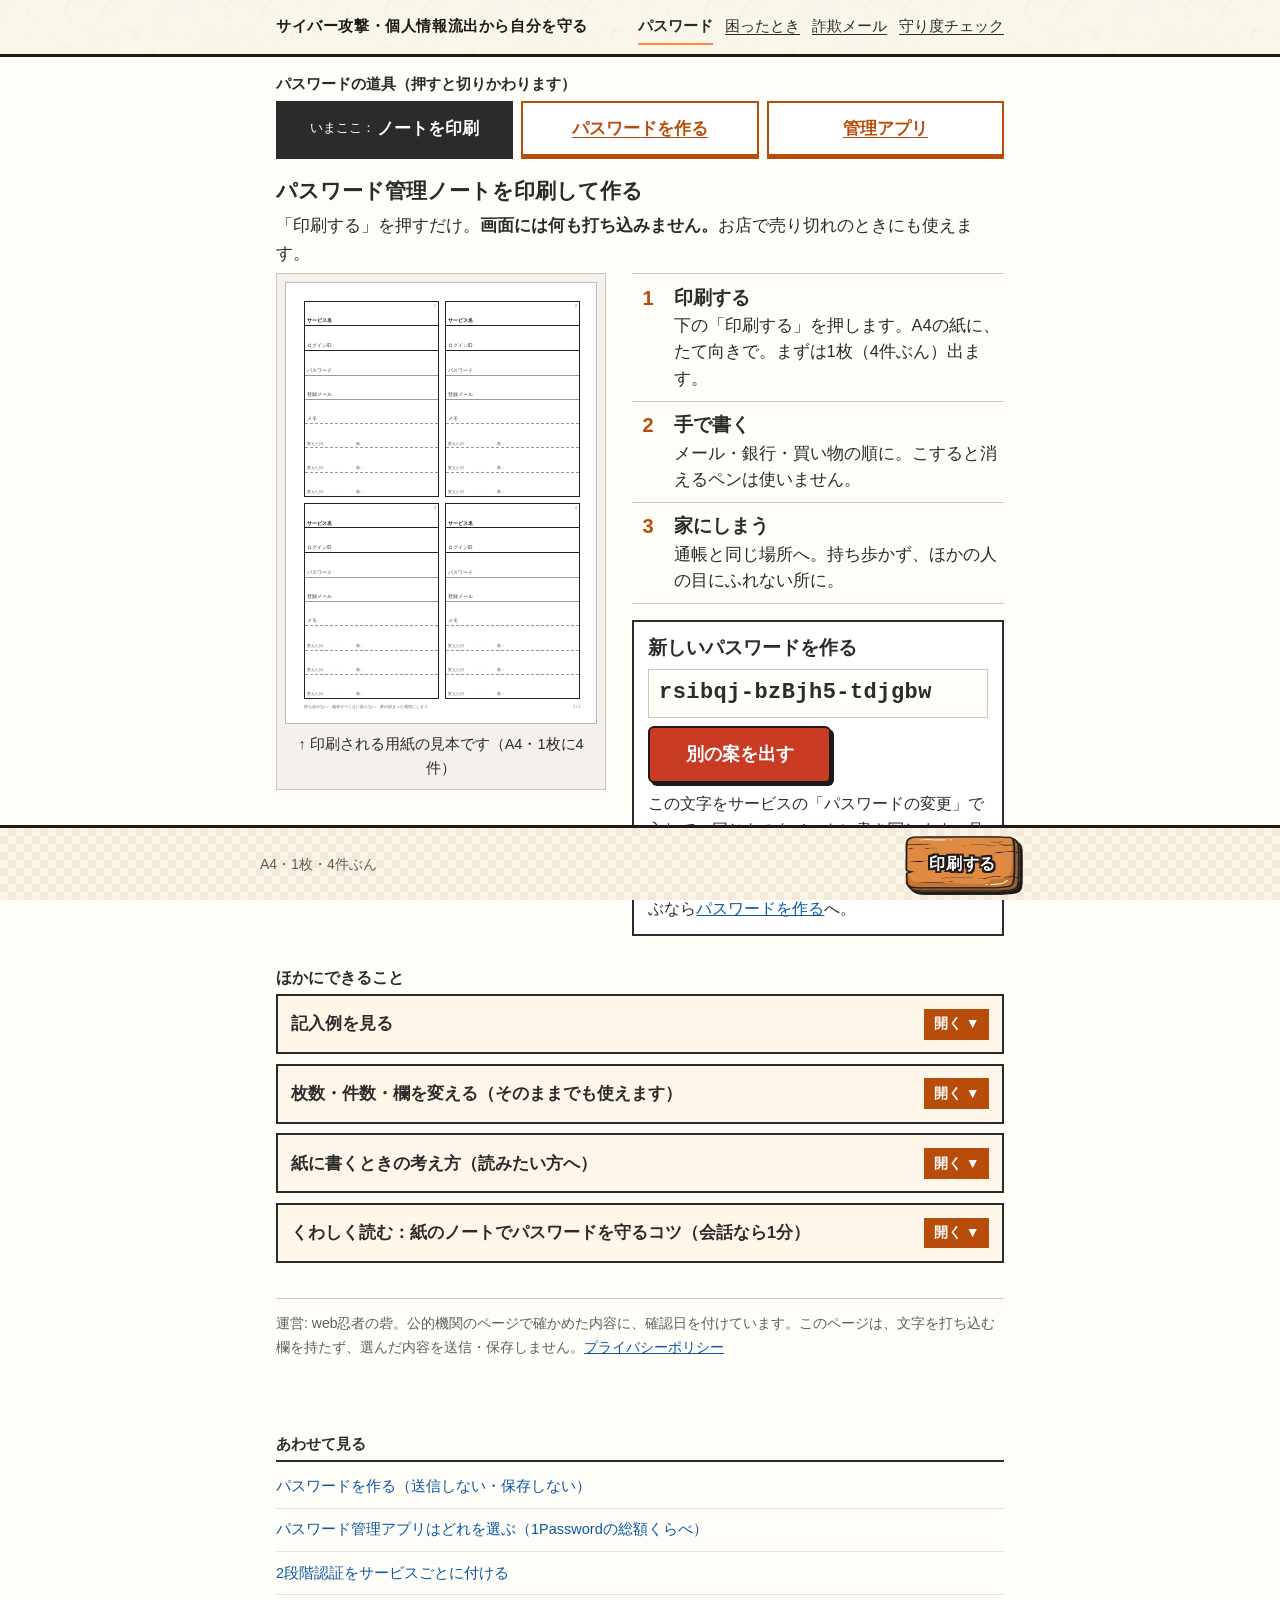
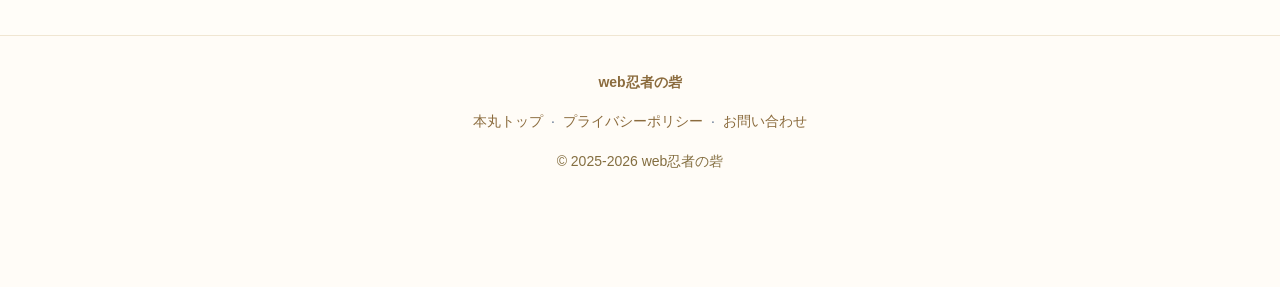
<file: password/note/index.html>
<!DOCTYPE html>
<html lang="ja">
<head>
<meta charset="UTF-8">
<meta name="viewport" content="width=device-width, initial-scale=1">
<title>パスワード管理ノートを印刷して作る｜無料のA4用紙とパスワード作成</title>
<meta name="description" content="パスワード管理ノートの用紙を、家のプリンターですぐ印刷できます。押すだけで、大きく書ける1枚4件の用紙が出ます。パスワードを変えた日を書き足す欄つき。画面には何も打ち込みません。お店で売り切れのときにも。しまう場所と書き方のコツ付き。">
<link rel="canonical" href="https://mamoru.kkpwebninja.com/password/note/">
<meta name="robots" content="index,follow,max-image-preview:large">
<meta name="theme-color" content="#e2600f">
<!-- WEBNINJA_UNIFIED_FAVICON -->
<link rel="icon" type="image/png" sizes="32x32" href="/favicon.png">
<link rel="icon" type="image/png" sizes="192x192" href="/favicon-192.png">
<link rel="apple-touch-icon" sizes="180x180" href="/apple-touch-icon.png">
<meta property="og:title" content="パスワード管理ノートを印刷して作る｜無料のA4用紙">
<meta property="og:description" content="家のプリンターですぐ印刷できるパスワード管理ノートの用紙。変更の履歴・2段階認証の欄も選べます。画面には何も打ち込みません。">
<meta property="og:type" content="website">
<meta property="og:url" content="https://mamoru.kkpwebninja.com/password/note/">
<meta property="og:site_name" content="サイバー攻撃・個人情報流出から自分を守る">
<meta property="og:image" content="https://mamoru.kkpwebninja.com/ogp.jpg?d=20261023b">
<meta name="twitter:card" content="summary_large_image">
<meta name="twitter:image" content="https://mamoru.kkpwebninja.com/ogp.jpg?d=20261023b">
<script src="/ga.js"></script>
<script type="application/ld+json">
{
  "@context":"https://schema.org",
  "@graph":[
    {"@type":"WebApplication","@id":"https://mamoru.kkpwebninja.com/password/note/#app","name":"印刷して使うパスワード管理ノート","url":"https://mamoru.kkpwebninja.com/password/note/","applicationCategory":"SecurityApplication","operatingSystem":"Web","inLanguage":"ja","description":"パスワード管理ノートの白紙の用紙をA4で印刷できる無料ツール。1枚の件数と欄を選べる。画面には何も入力させず、選んだ内容も保存・送信しない。","offers":{"@type":"Offer","price":"0","priceCurrency":"JPY"},"datePublished":"2026-11-15","dateModified":"2026-11-15","author":{"@type":"Organization","name":"web忍者の砦"},"publisher":{"@type":"Organization","name":"web忍者の砦","url":"https://kkpwebninja.com/"}},
    {"@type":"FAQPage","@id":"https://mamoru.kkpwebninja.com/password/note/#faq","mainEntity":[
      {"@type":"Question","name":"パスワードを紙に書いても大丈夫ですか？","acceptedAnswer":{"@type":"Answer","text":"家で保管するなら、公的機関も挙げている方法です。IPA（情報処理推進機構）は、覚えきれない場合は自宅で保管するノートなどへの記録や、パスワード管理ソフトの利用を勧めています。総務省は、メモに書いた場合は鍵のかかる机や金庫など安全な方法で保管するよう求めています。端末や机に貼るのは避けてください。"}},
      {"@type":"Question","name":"このページにパスワードを入力するのですか？","acceptedAnswer":{"@type":"Answer","text":"入力しません。このページが作るのは白紙の用紙だけで、文字を打ち込む欄はありません。印刷したあと、手で書きます。選んだ件数や欄も、保存も送信もしません。"}},
      {"@type":"Question","name":"パスワードを変えたときは、どう書きますか？","acceptedAnswer":{"@type":"Answer","text":"「変更の履歴」の欄に、変えた日と新しいパスワードを書き足します。古いものは線で消すと、どれが今のものか分かります。欄がいっぱいになったら、新しい枠に書き写してください。"}}
    ]}
  ]
}
</script>
<link rel="stylesheet" href="/kit/kit.css?v=afa429f">
<link rel="stylesheet" href="/style.css?v=20261115chat">
<link rel="stylesheet" href="/password/note/note.css?v=20261116a">
<script src="/kit/kit.js?v=afa429f" defer></script>
</head>
<body>
<div class="site"><div class="site-in">
  <a class="site-name" href="/">サイバー攻撃・個人情報流出から自分を守る</a>
  <nav class="site-nav"><a href="/password/note/" aria-current="page">パスワード</a><a href="/komattara/">困ったとき</a><a href="/sagi/">詐欺メール</a><a href="/">守り度チェック</a></nav>
</div></div>
<div class="wrap">
<p class="subnav-h">パスワードの道具（押すと切りかわります）</p>
<nav class="subnav" aria-label="パスワードの道具"><a href="/password/note/" aria-current="page">ノートを印刷</a><a href="/password/tsukuru/">パスワードを作る</a><a href="/password/">管理アプリ</a></nav>
<header>
  <h1>パスワード管理ノートを印刷して作る</h1>
  <p class="lead">「印刷する」を押すだけ。<b>画面には何も打ち込みません。</b>お店で売り切れのときにも使えます。</p>
</header>

<main>
<div class="top2">
<div class="pvwrap" aria-label="用紙の見本（1枚目）"><div class="pv" id="pv"></div><p class="pvcap">↑ 印刷される用紙の見本です（A4・1枚に4件）</p></div>
<div class="top2-r">
<ol class="easy">
  <li><b>印刷する</b><span>下の「印刷する」を押します。A4の紙に、たて向きで。まずは1枚（4件ぶん）出ます。</span></li>
  <li><b>手で書く</b><span>メール・銀行・買い物の順に。こすると消えるペンは使いません。</span></li>
  <li><b>家にしまう</b><span>通帳と同じ場所へ。持ち歩かず、ほかの人の目にふれない所に。</span></li>
</ol>

<section class="pwcard" id="tsukuru" aria-label="新しいパスワードを作る">
  <h2 class="pwcard-h">新しいパスワードを作る</h2>
  <p class="pwout" id="pwOut" aria-live="polite"></p>
  <p class="pwcard-b"><button type="button" class="btn big" id="pwAgain">別の案を出す</button></p>
  <p class="pwcard-n">この文字をサービスの「パスワードの変更」で入れて、同じものをノートに書き写します。見分けにくい文字（0と1、l・I・O）は入っていません。保存も送信もしません。長さや形を選ぶなら<a href="/password/tsukuru/">パスワードを作る</a>へ。</p>
</section>
</div>
</div>

<p class="sub">ほかにできること</p>
<details class="custom" id="rei">
<summary>記入例を見る</summary>
<div class="exwrap"><div class="ex per4" id="ex"></div></div>
<ul class="read">
  <li><b>青い字が、書きこむ所の例です。</b>例の文字は作りものです。まねして使わないでください。</li>
  <li id="exOld"><b>パスワードを変えたら、古いものに線を引きます。</b>その下の「変えた日」と「新：」に、日付と新しいパスワードを書き足します。</li>
  <li><b>キャッシュカードの暗証番号は書きません。</b>このノートは、ネットのサービスに入るためのIDとパスワードの控えです。</li>
</ul>
</details>

<details class="custom" id="custom">
<summary>枚数・件数・欄を変える（そのままでも使えます）</summary>
<table class="tool note" aria-label="用紙の作り">
  <tr><th>件数（1枚）</th><td><div class="seg" id="perPick">
    <button type="button" data-v="4">4件（大きく書ける）</button><button type="button" data-v="8">8件（たくさん入る）</button>
  </div></td></tr>
  <tr><th>欄</th><td><div class="chips opt">
    <button type="button" id="o_history">変更の履歴</button><button type="button" id="o_twofa">2段階認証</button><button type="button" id="o_memo">メモ</button>
  </div></td></tr>
  <tr><th>枚数</th><td><div class="seg" id="sheetPick">
    <button type="button" data-v="1">1枚</button><button type="button" data-v="3">3枚</button><button type="button" data-v="5">5枚</button>
  </div></td></tr>
</table>
<p class="note">「2段階認証」は、付けている方法に印を付ける欄です。小さく使いたいときは、印刷の設定で「倍率70%」にするとA5ほどになります。</p>
</details>
<details class="custom" id="kangae">
<summary>紙に書くときの考え方（読みたい方へ）</summary>
<ul class="read">
  <li><b>いちばん大事なのは、使い回さないこと。</b>同じパスワードをあちこちで使うくらいなら、紙に手で書いてでも、サービスごとに別のものにするほうが安全です。</li>
  <li><b>紙が向いている人。</b>パソコンやスマホの操作が苦手な方、年配の方、管理アプリがむずかしいと感じる方です。家族のぶんを作ってあげるのにも使えます。</li>
  <li><b>家に置いて、外に持ち出さない。</b>かばんに入れて持ち歩くと、なくしたり、開いた所を見られたりします。</li>
  <li><b>ほかの人の目にふれない所にしまう。</b>来客や、家に出入りする人から見えない場所へ。机の上やパソコンの横に出したままにしません。</li>
  <li><b>件数が増えてきたら、管理アプリも。</b>なくしても戻せて、偽サイトにも気づきやすくなります。無料のものと有料のものの違いは<a href="/password/">管理アプリのページ</a>にあります。紙のままで足りている方は、そのままで大丈夫です。</li>
</ul>
</details>

<details class="custom more" id="more">
<summary>くわしく読む：紙のノートでパスワードを守るコツ（会話なら1分）</summary>
<div class="morein article">
<section class="chat" id="kaiwa" aria-label="会話でわかる">
<h3>会話でわかる（1分）</h3>
<p class="ask"><span>読んでいる人</span>パスワードを紙に書くのって、あぶなくないの？</p>
<div class="say"><img src="/img/girl-relief.webp" width="240" height="288" alt="" loading="lazy" decoding="async"><p>家にしまっておけば、紙のノートで大丈夫です。</p></div>
<p class="ask"><span>読んでいる人</span>じつは、ふせんに書いてパソコンに貼ってます…</p>
<div class="say"><img src="/img/girl-oops.webp" width="240" height="250" alt="" loading="lazy" decoding="async"><p>それは、今日はがしましょう。貼らない・持ち歩かない・人の目にふれない所に、の3つです。</p></div>
<p class="ask"><span>読んでいる人</span>ぜんぶ同じパスワードなら、覚えやすくて楽なんだけど。</p>
<div class="say"><img src="/img/girl-think-left.webp" width="240" height="296" alt="" loading="lazy" decoding="async"><p>それが、いちばんあぶないんです。1つ漏れると、ぜんぶに入られます。別々にしてノートに書けば、覚えなくて済みます。</p></div>
<p class="ask"><span>読んでいる人</span>ときどき変えたほうがいい？</p>
<div class="say"><img src="/img/girl-wink.webp" width="240" height="247" alt="" loading="lazy" decoding="async"><p>決まった時期に変えなくて大丈夫。流出の知らせが来たときだけ変えて、ノートに書き足します。</p></div>
<p class="ask"><span>読んでいる人</span>じゃあ、まず何からやれば？</p>
<div class="say"><img src="/img/girl-guts.webp" width="240" height="278" alt="" loading="lazy" decoding="async"><p>用紙を印刷して、銀行とメールの2つから。今日はそれで十分です。</p></div>
<p class="note">ここまでで、大事なことは全部です。理由と出どころを知りたい方は、下へどうぞ。</p>
</section>
<p class="a-lead"><b>結論から言うと、パスワードを紙に書いて管理するのは、家で保管するなら公的機関も挙げている方法です。</b>守ることは3つだけ。①サービスごとに別のパスワードにする ②家の決まった場所にしまい、持ち歩かない ③大事なサービスには2段階認証を付ける。</p>
<p>「紙に書いて本当に大丈夫？」「どこにしまえばいい？」「いつ変えればいい？」が気になる方に向けて、理由と出どころを添えてまとめました。読みたい所だけでも大丈夫です。</p>
<nav class="toc" aria-label="この読み物の目次"><b>目次</b>
<ol>
  <li><a href="#a1">紙に書いても大丈夫？ → 家で保管するなら大丈夫</a></li>
  <li><a href="#shimau">どこにしまう？ → 家の、鍵のかかる所</a></li>
  <li><a href="#a3">どれから直す？ → お金のサービスから</a></li>
  <li><a href="#a4">いつ変える？ → 定期的には変えなくていい</a></li>
  <li><a href="#a5">ほかに気をつけることは？ → 2段階認証と、画面のロック</a></li>
  <li><a href="#a6">紙で足りなくなったら？ → 管理アプリへ</a></li>
  <li><a href="#a7">まとめと、次にやること</a></li>
</ol></nav>

<section id="motto">
<h3 id="a1">1. 紙に書いても大丈夫？ → 家で保管するなら大丈夫</h3>
<figure class="fig"><img src="/img/scene-hikidashi.webp" width="760" height="425" alt="家の引き出しに、書いた紙をしまっている女の子" loading="lazy" decoding="async"></figure>
<p><b>大丈夫です。家で保管するノートは、公的機関も挙げている方法です。</b></p>
<p>理由は、紙はネットにつながっていないので、ネット越しに盗まれないからです。IPA（情報処理推進機構）は、覚えきれない場合の方法として「自宅で保管するノート等」への記録や、パスワード管理ソフトの利用を勧めています。</p>
<p>いちばん避けたいのは、同じパスワードをあちこちで使い回すことです。使い回すくらいなら、紙に手で書いてでも、サービスごとに別のものにするほうが安全です。</p>

<h3 id="shimau">2. どこにしまう？ → 家の、鍵のかかる所</h3>
<figure class="fig"><img src="/img/scene-kinko.webp" width="760" height="425" alt="家の金庫に書類をしまって、鍵を手に持っている女の子" loading="lazy" decoding="async"></figure>
<p><b>家の決まった場所にしまい、持ち歩きません。</b>通帳や保険の書類と同じ場所が分かりやすいです。</p>
<p>理由は、紙の弱い所が「なくす」と「見られる」だからです。総務省は、メモに書いた場合は「鍵のかかる机や金庫など安全な方法で保管すること」としています。</p>
<ul>
  <li><b>端末や机に貼らない。</b>IPAも総務省も、パスワードのメモを貼らないよう求めています。端末をなくすと、そのまま入られます。</li>
  <li><b>かばんに入れて持ち歩かない。</b>かばんごとなくしたり、外で開いた所を見られたりします。</li>
  <li><b>ほかの人の目にふれない所に。</b>来客や、家に出入りする人から見えない場所へしまいます。</li>
</ul>
<p>鍵のかかる引き出しがないときの道具（手提げ金庫など）と、市販のノートの選び方は、<a href="https://kkpwebninja.com/blog/anzen/password-note-erabikata">パスワード管理ノートは買う？印刷する？</a>にまとめています（リンク先は、商品の広告リンクを含む記事です）。</p>

<h3 id="a3">3. どれから直す？ → お金のサービスから</h3>
<p><b>全部をいっぺんに直さなくて大丈夫です。お金と、ほかの入口になるものから順に進めます。</b></p>
<ol>
  <li>銀行・証券・クレジットカード</li>
  <li>Apple や Google のアカウント</li>
  <li>メール</li>
  <li>よく使う通販</li>
</ol>
<p>メールやアカウントを早めに直すのは、ほかのサービスのパスワードを作り直す入口になるからです。今日は銀行だけ、次はメールだけ、という進め方で十分です。新しいパスワードは、このページの「新しいパスワードを作る」で出せます。</p>

<h3 id="a4">4. いつ変える？ → 定期的には変えなくていい</h3>
<p><b>決まった時期ごとに変える必要はありません。</b>変えるのは、流出の知らせが来たときと、使い回していたときです。</p>
<p>総務省の一般向けページは、サービスの側から流出した事実がない場合は「パスワードを変更する必要はありません」とし、それよりも使い回しのない固有のパスワードにすることを求めています。</p>
<p>変えたら、ノートの古いパスワードに線を引いて、「変えた日」と「新：」の欄に書き足します。欄がいっぱいになったら、新しい枠に書き写します。</p>

<h3 id="a5">5. ほかに気をつけることは？ → 2段階認証と、画面のロック</h3>
<p><b>大事なサービスには2段階認証を付け、席をはなれるときは画面をロックします。</b></p>
<p>大きな会社からの流出は、自分では防げません。「もう漏れているかもしれない」と考えて、漏れても広がらない形にしておきます。2段階認証があれば、パスワードが知られても、それだけでは入れません。付け方は<a href="/nidankai/">サービスごとの一覧</a>にあります。</p>
<p>画面のロックは、すぐロックするキーを覚えると楽です。Windows は「Windows ロゴ キー ＋ L」、Mac は「control ＋ command ＋ Q」です。買い物サイトなどを、使うたびにログアウトする必要はありません（家族と共用のパソコンは別です）。</p>

<h3 id="a6">6. 紙で足りなくなったら？ → 管理アプリへ</h3>
<figure class="fig"><img src="/img/scene-kazoku.webp" width="760" height="425" alt="おばあさんと並んで、スマホの画面をいっしょに見ている女の子" loading="lazy" decoding="async"></figure>
<p><b>書く件数が増えて大変になったら、パスワード管理アプリが向いています。</b>なくしても別の端末から戻せて、本物のサイトでしか自動で入力されないので、偽サイトにも気づきやすくなります。</p>
<p>管理アプリを使う場合も、紙に残すものが1つだけあります。もしもの時に戻すための復旧用のコードです。印刷して、家の鍵のかかる所にしまいます。アプリを開くためのパスワードは頭で覚え、クラウドのメモや写真には置きません。くわしくは<a href="/password/#master">管理アプリのページ</a>にあります。</p>

<h3 id="a7">まとめと、次にやること</h3>
<ul>
  <li>紙のノートは、家で保管するなら大丈夫</li>
  <li>サービスごとに別のパスワードにして、使い回さない</li>
  <li>家の鍵のかかる所にしまい、貼らない・持ち歩かない</li>
  <li>定期的には変えない。流出の知らせが来たら変えて、ノートに書き足す</li>
  <li>しまってある場所だけを、信頼できる家族1人に伝えておく</li>
</ul>
<p><b>次にやること：</b>下の「印刷する」で用紙を出して、まず銀行とメールの2つから書いてみてください。</p>
</section>

<section class="faq" id="faq">
<h3>よくある質問</h3>
<details><summary>パスワードを紙に書いても大丈夫ですか？</summary><p>家で保管するなら、公的機関も挙げている方法です。IPA（情報処理推進機構）は、覚えきれない場合は自宅で保管するノートなどへの記録や、パスワード管理ソフトの利用を勧めています。総務省は、メモに書いた場合は鍵のかかる机や金庫など安全な方法で保管するよう求めています。端末や机に貼るのは避けてください。</p></details>
<details><summary>このページにパスワードを入力するのですか？</summary><p>入力しません。このページが作るのは白紙の用紙だけで、文字を打ち込む欄はありません。印刷したあと、手で書きます。選んだ件数や欄も、保存も送信もしません。</p></details>
<details><summary>パスワードを変えたときは、どう書きますか？</summary><p>「変更の履歴」の欄に、変えた日と新しいパスワードを書き足します。古いものは線で消すと、どれが今のものか分かります。欄がいっぱいになったら、新しい枠に書き写してください。</p></details>
</section>

<h3 id="shutten">出典（確認日 2026年11月15日）</h3>
<ul class="sources">
  <li>IPA「情報セキュリティ10大脅威 2025 個人編」（2025年6月）32ページ「適切な保管、運用を行う」 https://www.ipa.go.jp/security/10threats/eid2eo0000005231-att/kaisetsu_2025_kojin.pdf</li>
  <li>総務省「国民のためのサイバーセキュリティサイト」推測できる簡単なパスワードを利用しないようにしよう（パスワードの保管方法・使い回さない・定期的な変更は不要） https://www.soumu.go.jp/main_sosiki/cybersecurity/kokumin/security/end_user/general/01/</li>
  <li>Microsoft サポート「Windows のキーボード ショートカット」（Windows ロゴ キー + L） https://support.microsoft.com/ja-jp/windows/windows-%E3%81%AE%E3%82%AD%E3%83%BC%E3%83%9C%E3%83%BC%E3%83%89-%E3%82%B7%E3%83%A7%E3%83%BC%E3%83%88%E3%82%AB%E3%83%83%E3%83%88-dcc61a57-8ff0-cffe-9796-cb9706c75eec</li>
  <li>Apple サポート「Macのキーボードショートカット」（control + command + Q） https://support.apple.com/ja-jp/102650</li>
</ul>
</div>
</details>

<div class="author"><p>運営: web忍者の砦。公的機関のページで確かめた内容に、確認日を付けています。このページは、文字を打ち込む欄を持たず、選んだ内容を送信・保存しません。<a href="https://privacypolicy.kkpwebninja.com/" target="_blank" rel="noopener">プライバシーポリシー</a></p></div>
</main>
</div>
<nav class="related" aria-label="関連ページ"><b>あわせて見る</b>
  <a href="/password/tsukuru/">パスワードを作る（送信しない・保存しない）</a>
  <a href="/password/">パスワード管理アプリはどれを選ぶ（1Passwordの総額くらべ）</a>
  <a href="/nidankai/">2段階認証をサービスごとに付ける</a>
</nav>
<footer class="uf">
  <div class="uf-name">web忍者の砦</div>
  <div><a href="https://kkpwebninja.com/" target="_blank" rel="noopener">本丸トップ</a>·<a href="https://privacypolicy.kkpwebninja.com/" target="_blank" rel="noopener">プライバシーポリシー</a>·<a href="https://kkpwebninja.com/otoiawase" target="_blank" rel="noopener">お問い合わせ</a></div>
  <div class="uf-c">© 2025-2026 web忍者の砦</div>
</footer>
<div id="dock"><div class="in"><span class="prog" id="dockSum"></span><button type="button" id="printBtn">印刷する</button></div></div>
<div id="sheets" aria-hidden="true"></div>
<script src="/password/note/note.js?v=20261116a"></script>
</body>
</html>
</file>
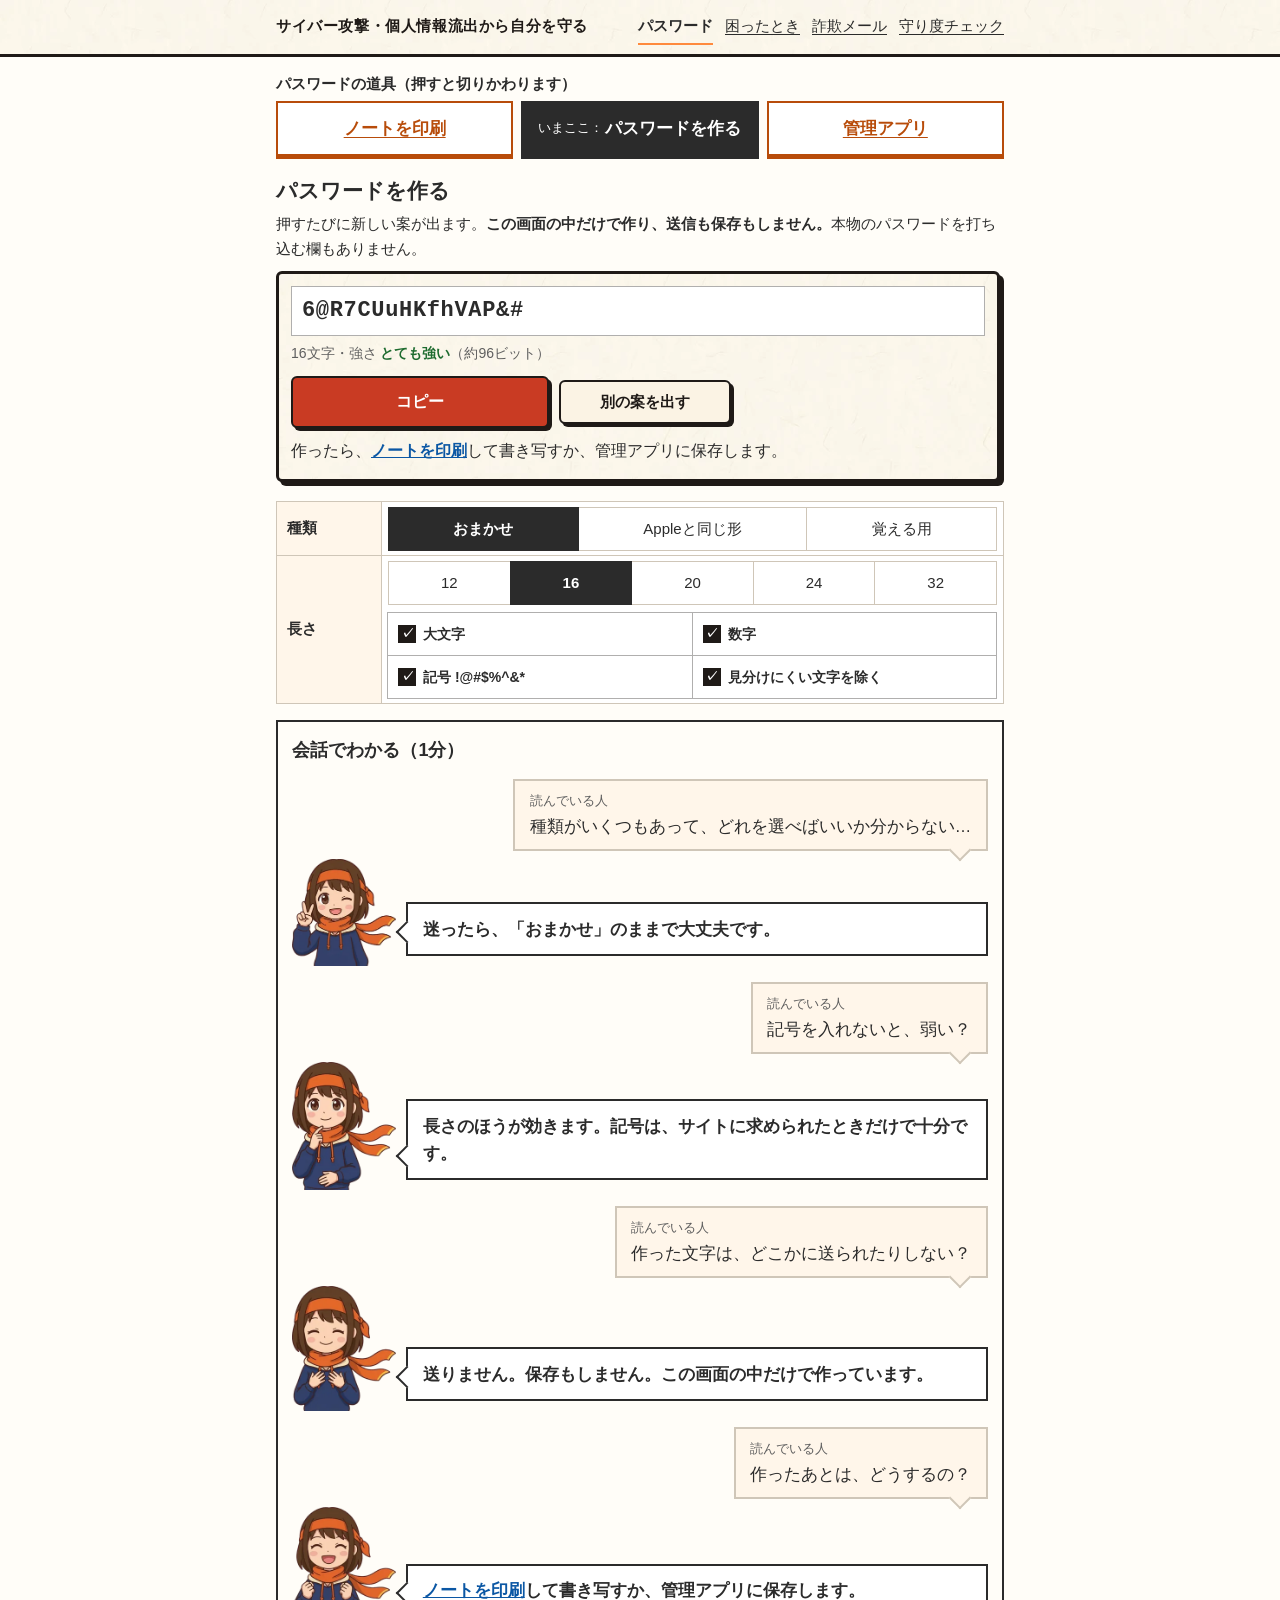
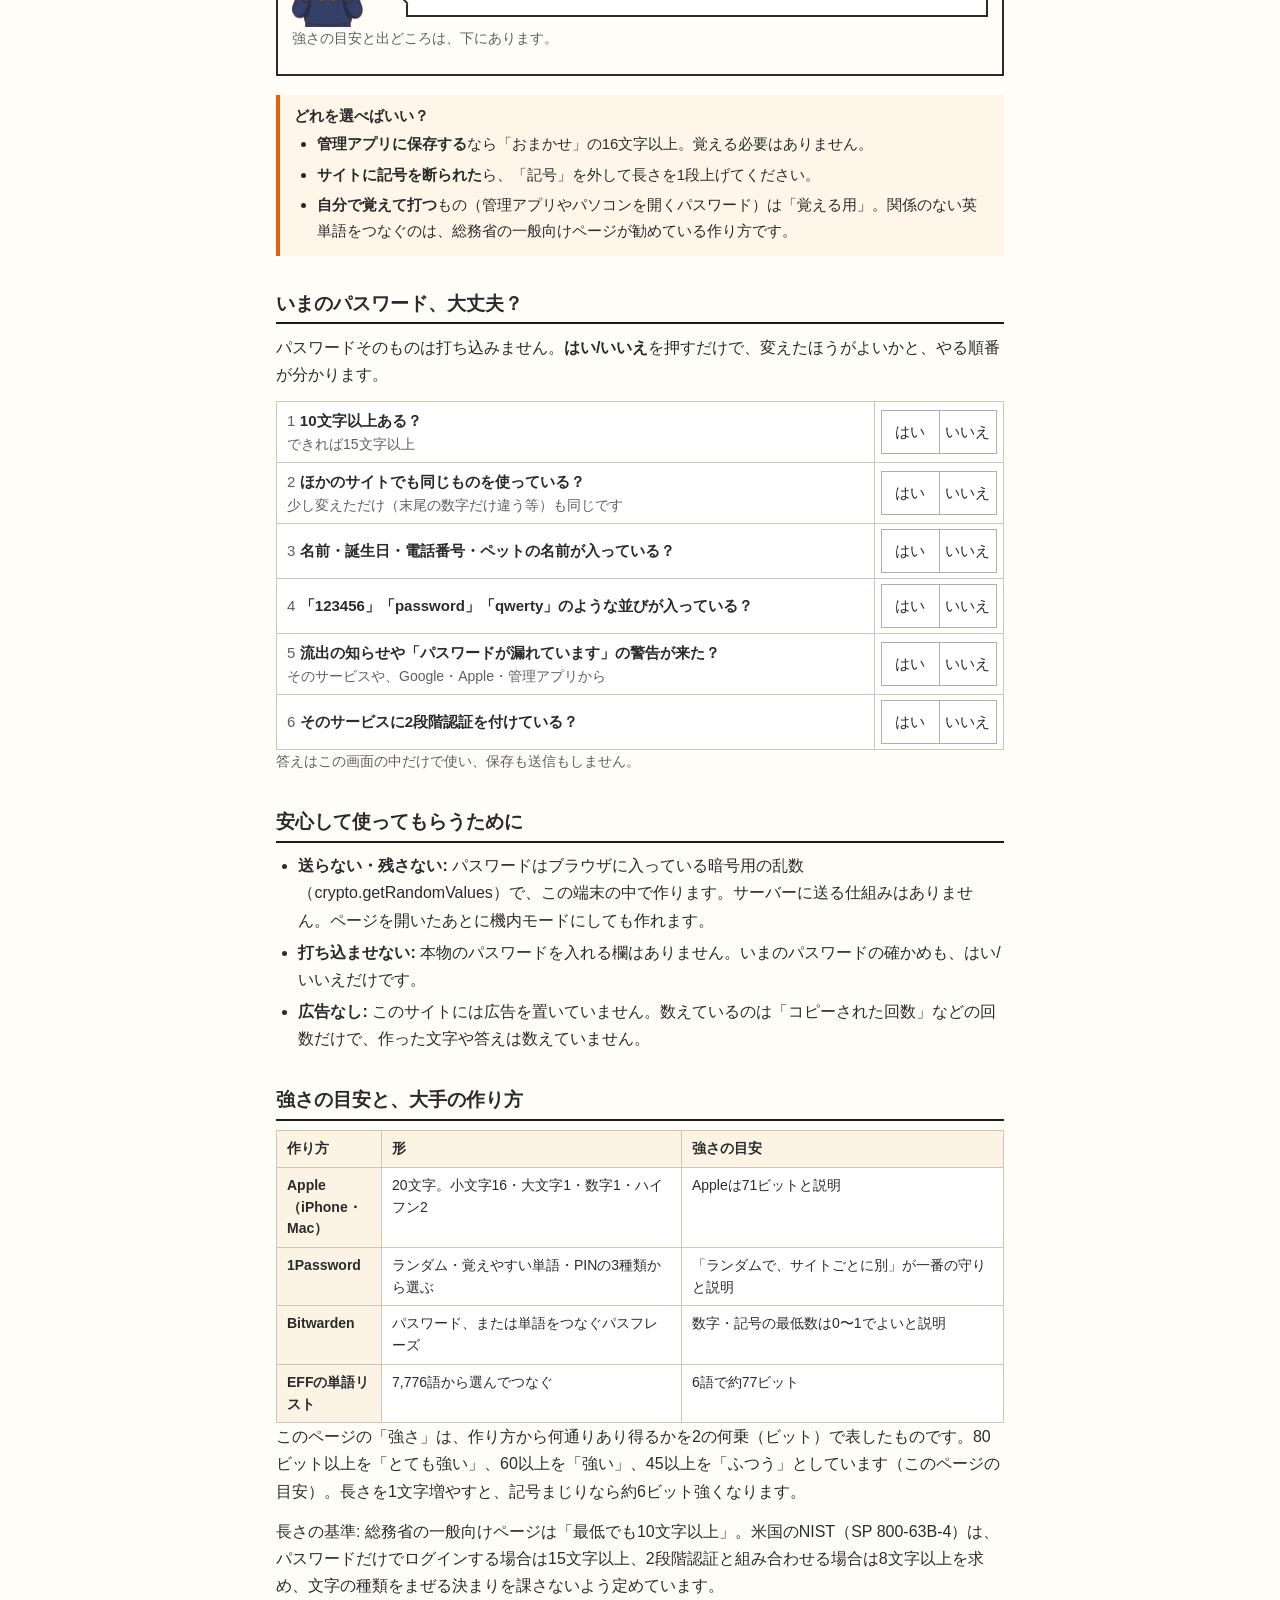
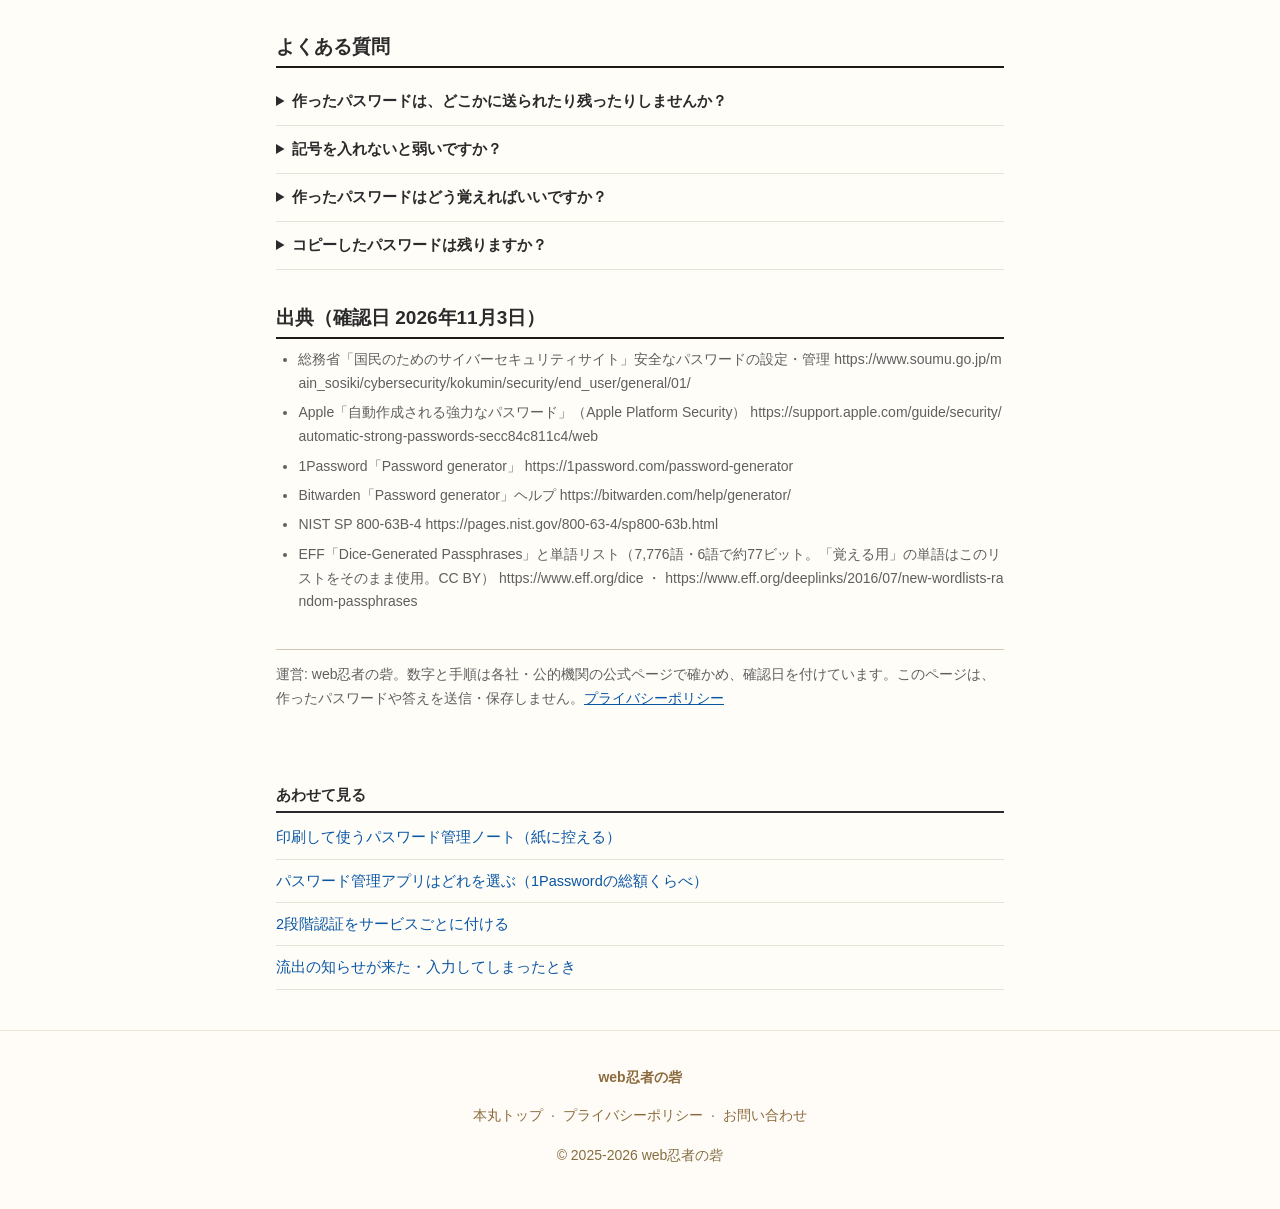
<file: password/tsukuru/index.html>
<!DOCTYPE html>
<html lang="ja">
<head>
<meta charset="UTF-8">
<meta name="viewport" content="width=device-width, initial-scale=1">
<title>パスワードを作る｜送信しない・保存しない無料の作成ツールと安全度チェック</title>
<meta name="description" content="強いパスワードの案をその場で作ります。おまかせ（ランダム）・Appleと同じ形・覚えやすい英単語つなぎの3種類。作った文字は送信も保存もしません。いまのパスワードは打ち込まず、はい/いいえだけで安全度を確かめられます。">
<link rel="canonical" href="https://mamoru.kkpwebninja.com/password/tsukuru/">
<meta name="robots" content="index,follow,max-image-preview:large">
<meta name="theme-color" content="#e2600f">
<!-- WEBNINJA_UNIFIED_FAVICON -->
<link rel="icon" type="image/png" sizes="32x32" href="/favicon.png">
<link rel="icon" type="image/png" sizes="192x192" href="/favicon-192.png">
<link rel="apple-touch-icon" sizes="180x180" href="/apple-touch-icon.png">
<meta property="og:title" content="パスワードを作る｜送信しない・保存しない作成ツール">
<meta property="og:description" content="強いパスワードの案をその場で作ります。作った文字は送信も保存もしません。いまのパスワードは、はい/いいえだけで確かめられます。">
<meta property="og:type" content="website">
<meta property="og:url" content="https://mamoru.kkpwebninja.com/password/tsukuru/">
<meta property="og:site_name" content="サイバー攻撃・個人情報流出から自分を守る">
<meta property="og:image" content="https://mamoru.kkpwebninja.com/ogp.jpg?d=20261023b">
<meta name="twitter:card" content="summary_large_image">
<meta name="twitter:image" content="https://mamoru.kkpwebninja.com/ogp.jpg?d=20261023b">
<script src="/ga.js"></script>
<script type="application/ld+json">
{
  "@context":"https://schema.org",
  "@graph":[
    {"@type":"WebApplication","@id":"https://mamoru.kkpwebninja.com/password/tsukuru/#app","name":"パスワードを作る","url":"https://mamoru.kkpwebninja.com/password/tsukuru/","applicationCategory":"SecurityApplication","operatingSystem":"Web","inLanguage":"ja","description":"強いパスワードの案をブラウザの中だけで作る無料ツール。作った文字は送信も保存もしない。いまのパスワードの安全度は、はい/いいえで確かめる。","offers":{"@type":"Offer","price":"0","priceCurrency":"JPY"},"datePublished":"2026-11-03","author":{"@type":"Organization","name":"web忍者の砦"},"publisher":{"@type":"Organization","name":"web忍者の砦","url":"https://kkpwebninja.com/"}},
    {"@type":"FAQPage","@id":"https://mamoru.kkpwebninja.com/password/tsukuru/#faq","mainEntity":[
      {"@type":"Question","name":"作ったパスワードは、どこかに送られたり残ったりしませんか？","acceptedAnswer":{"@type":"Answer","text":"送りません。保存もしません。パスワードはこのページを開いた端末のブラウザの中で作り、画面に出すだけです。ページを開いたあとに機内モードにしても作れます。"}},
      {"@type":"Question","name":"記号を入れないと弱いですか？","acceptedAnswer":{"@type":"Answer","text":"長さのほうが効きます。総務省の一般向けページは10文字以上で数字や記号がまざるのが好ましいとし、米国のNISTの基準は文字の種類をまぜる決まりを課さないよう求めています。サイトに記号を求められたときだけ入れれば十分です。"}},
      {"@type":"Question","name":"作ったパスワードはどう覚えればいいですか？","acceptedAnswer":{"@type":"Answer","text":"覚えずに、パスワード管理アプリ（Google・Appleの無料のもの、1Passwordなど）に保存するのがおすすめです。頭で覚える必要があるのは、管理アプリやスマホを開くためのものだけです。それには「覚える用」の英単語つなぎが向いています。"}}
    ]}
  ]
}
</script>
<link rel="stylesheet" href="/kit/kit.css?v=afa429f">
<link rel="stylesheet" href="/style.css?v=20261115chat2">
<script src="/kit/kit.js?v=afa429f" defer></script>
</head>
<body>
<div class="site"><div class="site-in">
  <a class="site-name" href="/">サイバー攻撃・個人情報流出から自分を守る</a>
  <nav class="site-nav"><a href="/password/note/" aria-current="page">パスワード</a><a href="/komattara/">困ったとき</a><a href="/sagi/">詐欺メール</a><a href="/">守り度チェック</a></nav>
</div></div>
<div class="wrap">
<p class="subnav-h">パスワードの道具（押すと切りかわります）</p>
<nav class="subnav" aria-label="パスワードの道具"><a href="/password/note/">ノートを印刷</a><a href="/password/tsukuru/" aria-current="page">パスワードを作る</a><a href="/password/">管理アプリ</a></nav>
<header>
  <h1>パスワードを作る</h1>
  <p class="lead">押すたびに新しい案が出ます。<b>この画面の中だけで作り、送信も保存もしません。</b>本物のパスワードを打ち込む欄もありません。</p>
</header>

<main>
<section class="pwbox" id="pwTop" aria-label="パスワードの案">
  <p class="pwout" id="pwOut" aria-live="polite"></p>
  <p class="pwmeta"><span id="pwLen"></span>・強さ <b id="pwGrade"></b>（<span id="pwBits"></span>）</p>
  <div class="pwbtns">
    <button type="button" class="btn" id="copy">コピー</button>
    <button type="button" class="again" id="again">別の案を出す</button>
  </div>
  <p class="note" id="copyMsg" aria-live="polite"></p>
  <p class="pwnext">作ったら、<a href="/password/note/">ノートを印刷</a>して書き写すか、管理アプリに保存します。</p>
</section>

<table class="tool pwtool" aria-label="作り方">
  <tr><th>種類</th><td><div class="seg" id="typePick">
    <button type="button" data-v="random">おまかせ</button><button type="button" data-v="apple">Appleと同じ形</button><button type="button" data-v="words">覚える用</button>
  </div></td></tr>
  <tr id="optRandom"><th>長さ</th><td>
    <div class="seg" id="lenPick"><button type="button" data-v="12">12</button><button type="button" data-v="16">16</button><button type="button" data-v="20">20</button><button type="button" data-v="24">24</button><button type="button" data-v="32">32</button></div>
    <div class="chips pwopt">
      <button type="button" id="o_upper">大文字</button><button type="button" id="o_digit">数字</button><button type="button" id="o_symbol">記号 !@#$%^&amp;*</button><button type="button" id="o_plain">見分けにくい文字を除く</button>
    </div>
  </td></tr>
  <tr id="optWords" hidden><th>単語の数</th><td>
    <div class="seg" id="nPick"><button type="button" data-v="4">4</button><button type="button" data-v="5">5</button><button type="button" data-v="6">6</button><button type="button" data-v="7">7</button></div>
    <div class="chips pwopt"><button type="button" id="o_cap">頭を大文字</button><button type="button" id="o_num">数字を1つ</button></div>
  </td></tr>
  <tr id="optApple" hidden><th>形</th><td class="note">6文字×3をハイフンでつないだ20文字（大文字1つ・数字1つ）。iPhoneやMacが自動で作る強いパスワードと同じ形です。Apple自身はこの形を71ビットと説明しています。このページは1文字ずつ自由に選ぶので、同じ形でも数字が大きく出ます。</td></tr>
</table>

<section class="chat" aria-label="会話でわかる">
<h3>会話でわかる（1分）</h3>
<p class="ask"><span>読んでいる人</span>種類がいくつもあって、どれを選べばいいか分からない…</p>
<div class="say"><img src="/img/girl-wink.webp" width="240" height="247" alt="" loading="lazy" decoding="async"><p>迷ったら、「おまかせ」のままで大丈夫です。</p></div>
<p class="ask"><span>読んでいる人</span>記号を入れないと、弱い？</p>
<div class="say"><img src="/img/girl-think-left.webp" width="240" height="296" alt="" loading="lazy" decoding="async"><p>長さのほうが効きます。記号は、サイトに求められたときだけで十分です。</p></div>
<p class="ask"><span>読んでいる人</span>作った文字は、どこかに送られたりしない？</p>
<div class="say"><img src="/img/girl-relief.webp" width="240" height="288" alt="" loading="lazy" decoding="async"><p>送りません。保存もしません。この画面の中だけで作っています。</p></div>
<p class="ask"><span>読んでいる人</span>作ったあとは、どうするの？</p>
<div class="say"><img src="/img/girl-guts.webp" width="240" height="278" alt="" loading="lazy" decoding="async"><p><a href="/password/note/">ノートを印刷</a>して書き写すか、管理アプリに保存します。</p></div>
<p class="note">強さの目安と出どころは、下にあります。</p>
</section>
<div class="point"><b>どれを選べばいい？</b>
<ul>
  <li><b>管理アプリに保存する</b>なら「おまかせ」の16文字以上。覚える必要はありません。</li>
  <li><b>サイトに記号を断られた</b>ら、「記号」を外して長さを1段上げてください。</li>
  <li><b>自分で覚えて打つ</b>もの（管理アプリやパソコンを開くパスワード）は「覚える用」。関係のない英単語をつなぐのは、総務省の一般向けページが勧めている作り方です。</li>
</ul></div>

<h2 id="check">いまのパスワード、大丈夫？</h2>
<p>パスワードそのものは打ち込みません。<b>はい/いいえ</b>を押すだけで、変えたほうがよいかと、やる順番が分かります。</p>
<table class="chk" id="ck" aria-label="いまのパスワードの確かめ">
  <tr><th><span class="no">1</span>10文字以上ある？<small>できれば15文字以上</small></th><td><div class="yn" data-q="len"><button type="button" data-v="1">はい</button><button type="button" data-v="0">いいえ</button></div></td></tr>
  <tr><th><span class="no">2</span>ほかのサイトでも同じものを使っている？<small>少し変えただけ（末尾の数字だけ違う等）も同じです</small></th><td><div class="yn" data-q="reuse"><button type="button" data-v="1">はい</button><button type="button" data-v="0">いいえ</button></div></td></tr>
  <tr><th><span class="no">3</span>名前・誕生日・電話番号・ペットの名前が入っている？</th><td><div class="yn" data-q="personal"><button type="button" data-v="1">はい</button><button type="button" data-v="0">いいえ</button></div></td></tr>
  <tr><th><span class="no">4</span>「123456」「password」「qwerty」のような並びが入っている？</th><td><div class="yn" data-q="common"><button type="button" data-v="1">はい</button><button type="button" data-v="0">いいえ</button></div></td></tr>
  <tr><th><span class="no">5</span>流出の知らせや「パスワードが漏れています」の警告が来た？<small>そのサービスや、Google・Apple・管理アプリから</small></th><td><div class="yn" data-q="leaked"><button type="button" data-v="1">はい</button><button type="button" data-v="0">いいえ</button></div></td></tr>
  <tr><th><span class="no">6</span>そのサービスに2段階認証を付けている？</th><td><div class="yn" data-q="twofa"><button type="button" data-v="1">はい</button><button type="button" data-v="0">いいえ</button></div></td></tr>
</table>
<p class="note">答えはこの画面の中だけで使い、保存も送信もしません。</p>

<section class="result" id="ckResult" hidden aria-live="polite">
  <p class="score">いまのパスワードの見立て</p>
  <p class="big" id="ckBig"></p>
  <table class="todo"><tbody id="ckTodo"></tbody></table>
  <p class="next">変えるときは、<a href="#pwTop">上で作った案</a>をそのまま使えます。作ったら<a href="/password/">管理アプリ</a>に保存しておくと、覚えなくて済みます。紙に控えるなら<a href="/password/note/">印刷して使うノート</a>があります。2段階認証は<a href="/nidankai/">サービスごとの付け方</a>へ。</p>
  <button type="button" class="again" id="ckReset">答えをやり直す</button>
</section>

<h2 id="anshin">安心して使ってもらうために</h2>
<ul>
  <li><b>送らない・残さない:</b> パスワードはブラウザに入っている暗号用の乱数（crypto.getRandomValues）で、この端末の中で作ります。サーバーに送る仕組みはありません。ページを開いたあとに機内モードにしても作れます。</li>
  <li><b>打ち込ませない:</b> 本物のパスワードを入れる欄はありません。いまのパスワードの確かめも、はい/いいえだけです。</li>
  <li><b>広告なし:</b> このサイトには広告を置いていません。数えているのは「コピーされた回数」などの回数だけで、作った文字や答えは数えていません。</li>
</ul>

<h2 id="kijun">強さの目安と、大手の作り方</h2>
<div class="scroll"><table class="cmp">
  <tr><th>作り方</th><th>形</th><th>強さの目安</th></tr>
  <tr><th>Apple（iPhone・Mac）</th><td>20文字。小文字16・大文字1・数字1・ハイフン2</td><td>Appleは71ビットと説明</td></tr>
  <tr><th>1Password</th><td>ランダム・覚えやすい単語・PINの3種類から選ぶ</td><td>「ランダムで、サイトごとに別」が一番の守りと説明</td></tr>
  <tr><th>Bitwarden</th><td>パスワード、または単語をつなぐパスフレーズ</td><td>数字・記号の最低数は0〜1でよいと説明</td></tr>
  <tr><th>EFFの単語リスト</th><td>7,776語から選んでつなぐ</td><td>6語で約77ビット</td></tr>
</table></div>
<p>このページの「強さ」は、作り方から何通りあり得るかを2の何乗（ビット）で表したものです。80ビット以上を「とても強い」、60以上を「強い」、45以上を「ふつう」としています（このページの目安）。長さを1文字増やすと、記号まじりなら約6ビット強くなります。</p>
<p>長さの基準: 総務省の一般向けページは「最低でも10文字以上」。米国のNIST（SP 800-63B-4）は、パスワードだけでログインする場合は15文字以上、2段階認証と組み合わせる場合は8文字以上を求め、文字の種類をまぜる決まりを課さないよう定めています。</p>

<section class="faq" id="faq">
<h2>よくある質問</h2>
<details><summary>作ったパスワードは、どこかに送られたり残ったりしませんか？</summary><p>送りません。保存もしません。パスワードはこのページを開いた端末のブラウザの中で作り、画面に出すだけです。ページを開いたあとに機内モードにしても作れます。</p></details>
<details><summary>記号を入れないと弱いですか？</summary><p>長さのほうが効きます。総務省の一般向けページは10文字以上で数字や記号がまざるのが好ましいとし、米国のNISTの基準は文字の種類をまぜる決まりを課さないよう求めています。サイトに記号を求められたときだけ入れれば十分です。</p></details>
<details><summary>作ったパスワードはどう覚えればいいですか？</summary><p>覚えずに、パスワード管理アプリ（Google・Appleの無料のもの、1Passwordなど）に保存するのがおすすめです。選び方は<a href="/password/">パスワード管理アプリのページ</a>にあります。頭で覚える必要があるのは、管理アプリやスマホを開くためのものだけです。それには「覚える用」の英単語つなぎが向いています。</p></details>
<details><summary>コピーしたパスワードは残りますか？</summary><p>コピーした文字は、ほかの文字をコピーするまで端末のクリップボードに残ります。貼り付けたあとは、何かほかの文字をコピーしておくと安心です。</p></details>
</section>

<h2 id="shutten">出典（確認日 2026年11月3日）</h2>
<ul class="sources">
  <li>総務省「国民のためのサイバーセキュリティサイト」安全なパスワードの設定・管理 https://www.soumu.go.jp/main_sosiki/cybersecurity/kokumin/security/end_user/general/01/</li>
  <li>Apple「自動作成される強力なパスワード」（Apple Platform Security） https://support.apple.com/guide/security/automatic-strong-passwords-secc84c811c4/web</li>
  <li>1Password「Password generator」 https://1password.com/password-generator</li>
  <li>Bitwarden「Password generator」ヘルプ https://bitwarden.com/help/generator/</li>
  <li>NIST SP 800-63B-4 https://pages.nist.gov/800-63-4/sp800-63b.html</li>
  <li>EFF「Dice-Generated Passphrases」と単語リスト（7,776語・6語で約77ビット。「覚える用」の単語はこのリストをそのまま使用。CC BY） https://www.eff.org/dice ・ https://www.eff.org/deeplinks/2016/07/new-wordlists-random-passphrases</li>
</ul>

<div class="author"><p>運営: web忍者の砦。数字と手順は各社・公的機関の公式ページで確かめ、確認日を付けています。このページは、作ったパスワードや答えを送信・保存しません。<a href="https://privacypolicy.kkpwebninja.com/" target="_blank" rel="noopener">プライバシーポリシー</a></p></div>
</main>
</div>
<nav class="related" aria-label="関連ページ"><b>あわせて見る</b>
  <a href="/password/note/">印刷して使うパスワード管理ノート（紙に控える）</a>
  <a href="/password/">パスワード管理アプリはどれを選ぶ（1Passwordの総額くらべ）</a>
  <a href="/nidankai/">2段階認証をサービスごとに付ける</a>
  <a href="/komattara/">流出の知らせが来た・入力してしまったとき</a>
</nav>
<footer class="uf">
  <div class="uf-name">web忍者の砦</div>
  <div><a href="https://kkpwebninja.com/" target="_blank" rel="noopener">本丸トップ</a>·<a href="https://privacypolicy.kkpwebninja.com/" target="_blank" rel="noopener">プライバシーポリシー</a>·<a href="https://kkpwebninja.com/otoiawase" target="_blank" rel="noopener">お問い合わせ</a></div>
  <div class="uf-c">© 2025-2026 web忍者の砦</div>
</footer>
<script src="/password/tsukuru/words.js"></script>
<script src="/password/tsukuru/pwgen.js"></script>
</body>
</html>
</file>
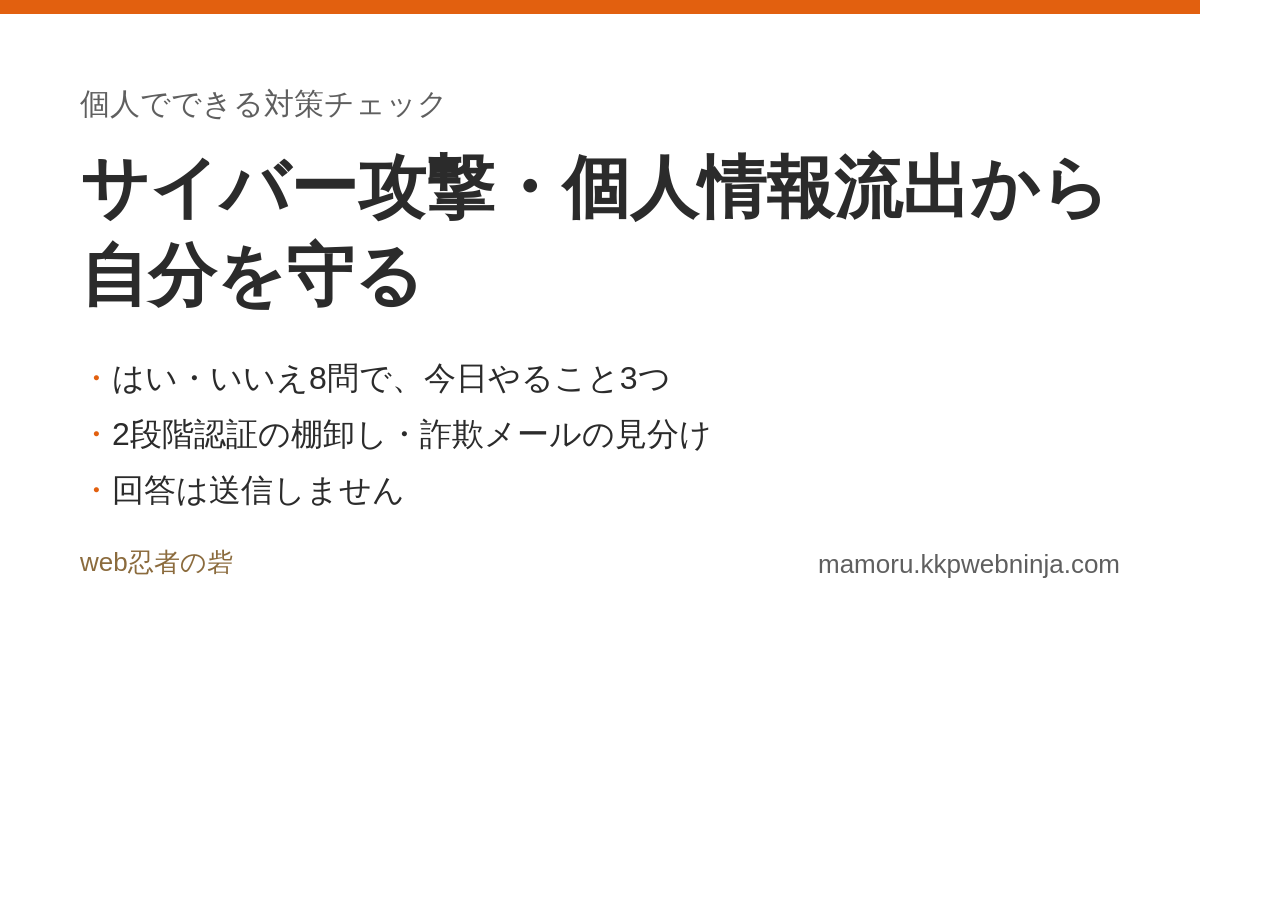
<file: _dev/ogp.html>
<!DOCTYPE html><html lang="ja"><head><meta charset="UTF-8"><style>
html,body{margin:0}body{width:1200px;height:630px;background:#fff;font-family:"Hiragino Maru Gothic ProN","Hiragino Sans",sans-serif;color:#2b2b2b;box-sizing:border-box;border-top:14px solid #e2600f;padding:70px 80px;position:relative}
.s{font-size:30px;color:#5f5f5f;margin:0 0 18px}
h1{font-size:68px;line-height:1.3;margin:0 0 30px;font-weight:700}
ul{list-style:none;padding:0;margin:0;font-size:32px;line-height:1.75}
li::before{content:"・";color:#e2600f}
.f{position:absolute;left:80px;bottom:50px;font-size:26px;color:#8b6b3d}
.r{position:absolute;right:80px;bottom:50px;font-size:26px;color:#5f5f5f}
</style></head><body>
<p class="s">個人でできる対策チェック</p>
<h1>サイバー攻撃・個人情報流出から<br>自分を守る</h1>
<ul><li>はい・いいえ8問で、今日やること3つ</li><li>2段階認証の棚卸し・詐欺メールの見分け</li><li>回答は送信しません</li></ul>
<div class="f">web忍者の砦</div><div class="r">mamoru.kkpwebninja.com</div>
</body></html>
</file>
<file: kit/kit.css>
/* =====================================================================
   kkp-kit  —  web忍者の砦 共通部品（D4 ストリート和忍者・仕上げ版）
   使い方は README.md。各サイトの kit/ にコピーして使う（外部参照しない）。
   クラスと変数はすべて k- / --k- で始まる（既存の .btn や .card とぶつけない）。
   絵は kit/img/ の WebP。url() はこのファイルからの相対なので、kit/ の中身ごとコピーする。
   ===================================================================== */

:root{
  /* 色はオレンジ・クリーム＋墨にしぼる（2026-10-20）。朱＝強調／オレンジ＝木札と票と進み具合。萌黄と金は変数だけ残す（kit の部品では使わない） */
  --k-sumi:#1f1a17; --k-kinari:#fbf3e4; --k-surface:#fffdf8;
  --k-orange:#ff8a3d; --k-shu:#c93b23; --k-moegi:#8cbf3f; --k-kin:#c9a13b;
  --k-text-2:#4a3f37; --k-line-soft:rgba(31,26,23,.15);
  /* 影は墨の斜めずらし1種類だけ（ぼかしの影は使わない） */
  --k-sh-l:4px 4px 0 var(--k-sumi); --k-sh-s:3px 3px 0 var(--k-sumi);
  /* 角は2段、ふちは2段 */
  --k-r:6px; --k-r-pill:999px; --k-bw:3px; --k-bw-s:2px;
  /* 書体: 筆＝サイト名と大きな題字だけ／見出し＝丸ゴシックの太字／太字＝ボタン・数字・短い言葉／本文＝丸ゴシック（2026-10-20 読みやすさの見直し） */
  --k-brush:"Yuji Syuku",serif;
  --k-head:"M PLUS Rounded 1c","Zen Maru Gothic","Hiragino Maru Gothic ProN","BIZ UDPGothic","Noto Sans JP",system-ui,sans-serif;
  --k-bold:"RocknRoll One","M PLUS Rounded 1c",sans-serif;
  --k-body:"M PLUS Rounded 1c",system-ui,sans-serif;
  /* 白い文字の墨のふち（2px） */
  --k-outline:2px 0 0 var(--k-sumi),-2px 0 0 var(--k-sumi),0 2px 0 var(--k-sumi),0 -2px 0 var(--k-sumi),2px 2px 0 var(--k-sumi),-2px -2px 0 var(--k-sumi),2px -2px 0 var(--k-sumi),-2px 2px 0 var(--k-sumi);
  /* 道しるべの印（オレンジの矢羽根の札） */
  --k-sign:url("data:image/svg+xml,%3Csvg%20xmlns%3D%22http%3A//www.w3.org/2000/svg%22%20viewBox%3D%220%200%2060%2030%22%20preserveAspectRatio%3D%22none%22%3E%3Cpath%20d%3D%22M2%202H45L58%2015L45%2028H2Z%22%20fill%3D%22%23ef8433%22%20stroke%3D%22%231f1a17%22%20stroke-width%3D%222.5%22%20stroke-linejoin%3D%22round%22/%3E%3Cpath%20d%3D%22M5%205H44%22%20stroke%3D%22%23ffb877%22%20stroke-width%3D%222%22%20stroke-linecap%3D%22round%22/%3E%3Ccircle%20cx%3D%228%22%20cy%3D%2215%22%20r%3D%222%22%20fill%3D%22%231f1a17%22/%3E%3C/svg%3E");
}

/* ---------- 地と文字組み ---------- */
.k-page{margin:0;background:var(--k-surface);color:var(--k-sumi);font-family:var(--k-body);font-size:16px;line-height:1.7;-webkit-text-size-adjust:100%}
.k-page p,.k-page li{letter-spacing:.02em}
.k-page small{font-size:max(14px,.85em);letter-spacing:.04em;line-height:1.5}
.k-page :focus-visible{outline:4px double var(--k-shu);outline-offset:3px}
.k-wrap{max-width:1120px;margin:0 auto;padding:0 16px}
.k-num{font-variant-numeric:tabular-nums;font-feature-settings:"tnum" 1}
.k-washi{background:var(--k-kinari) url(img/d4-washi.webp) 0 0/320px auto}

/* ---------- ボタン（主＝木札／副／小／大） ---------- */
.k-btn{display:inline-flex;align-items:center;justify-content:center;font-family:var(--k-bold);font-weight:400;letter-spacing:.04em;line-height:1.2;font-feature-settings:"palt" 1;text-decoration:none;cursor:pointer;transition:transform .08s,box-shadow .08s,filter .08s,background .15s;-webkit-tap-highlight-color:transparent}
/* 主ボタン: 2026-11-09 ユーザー承認で全サイト「平らなオレンジ＋墨の枠」に統一（木目の板はやめた。10/30の配色調査・ワードウルフ等5サイトの試しを kit に取り込み）。色は --k-btn-main（既定 #f26a1b） */
:root{--k-btn-main:#f26a1b;--k-navy:#2b3768}
.k-btn-main{position:relative;min-height:56px;padding:0 22px;border:3px solid var(--k-sumi);border-radius:14px;background:var(--k-btn-main);color:#fff;font-size:17px;text-shadow:0 1px 0 var(--k-sumi),1px 0 0 var(--k-sumi),0 -1px 0 var(--k-sumi),-1px 0 0 var(--k-sumi);filter:drop-shadow(4px 4px 0 var(--k-sumi));white-space:nowrap}
.k-btn-main:hover,.k-btn-main:disabled,.k-btn-main[disabled]{background:var(--k-btn-main)}
.k-btn-main::after{content:"";position:absolute;inset:0;border-radius:11px;pointer-events:none;background:linear-gradient(110deg,transparent 38%,rgba(255,255,255,.45) 50%,transparent 62%) no-repeat;background-size:260% 100%;background-position:120% 0;transition:background-position .7s ease}
.k-btn-main:hover::after,.k-btn-main:focus-visible::after{background-position:-20% 0}
.k-btn-main:active{transform:translate(4px,4px);filter:drop-shadow(0 0 0 var(--k-sumi))}
.k-btn-big{min-height:72px;font-size:26px;letter-spacing:.12em}
.k-btn-sub{min-height:48px;padding:0 18px;border:var(--k-bw) solid var(--k-sumi);border-radius:var(--k-r);background:var(--k-kinari);color:var(--k-sumi);font-size:16px;box-shadow:var(--k-sh-l)}
.k-btn-sub:hover{background:#fff}
.k-btn-sub:active{transform:translate(4px,4px);box-shadow:0 0 0 var(--k-sumi)}
.k-btn-sm{min-height:44px;padding:0 14px;border:var(--k-bw-s) solid var(--k-sumi);border-radius:var(--k-r);background:var(--k-shu);color:#fff;font-size:15px;box-shadow:var(--k-sh-s)}
.k-btn-sm:hover{background:#e35539}
.k-btn-sm:active{transform:translate(3px,3px);box-shadow:0 0 0 var(--k-sumi)}
.k-btn[disabled],.k-btn[aria-disabled="true"]{opacity:.5;pointer-events:none}
/* ---------- たいまつの明かり（2026-11-03 選定: 文字リンク＝A 横から照らす／ボタン＝B 炎のふち）----------
   押せる所が、たいまつに照らされたように揺らぐ。止めたい所は .k-torch-off。ふつうの文字リンクにも付けるなら .k-torch */
@property --k-ang{syntax:"<angle>";inherits:false;initial-value:0deg}
@property --k-lit{syntax:"<number>";inherits:false;initial-value:1}
@keyframes k-torch-move{to{background-position:-300% 0}}
@keyframes k-torch-line{0%,100%{text-decoration-color:#c93b23}18%{text-decoration-color:#ff8a3d}33%{text-decoration-color:#ffc24a}58%{text-decoration-color:#ffb347}72%{text-decoration-color:#e8662a}86%{text-decoration-color:#ffc24a}}
@keyframes k-torch-flick{0%,100%{--k-lit:1}12%{--k-lit:.82}19%{--k-lit:.97}33%{--k-lit:.88}47%{--k-lit:1}58%{--k-lit:.78}66%{--k-lit:.95}81%{--k-lit:.86}}
@keyframes k-torch-spin{to{--k-ang:360deg}}
/* A 文字リンク: 字は暗い朱の中で光が流れ（どの色もクリーム地で明暗差4.5以上）、下線が朱→橙→金にゆらめく */
.k-link,.k-link-strong,.k-torch{background:linear-gradient(100deg,#8a2a12,#a8361a 22%,#b8401a 34%,#9a3214 50%,#a8361a 68%,#b23d18 80%,#8a2a12) 0 0/300% 100% repeat-x;-webkit-background-clip:text;background-clip:text;-webkit-text-fill-color:transparent;-webkit-box-decoration-break:clone;box-decoration-break:clone;animation:k-torch-move 5.5s linear infinite,k-torch-line 2.3s linear infinite}
.k-torch{font-weight:700;text-decoration:underline;text-decoration-thickness:3px;text-underline-offset:5px;text-decoration-color:var(--k-orange)}
.k-link:hover,.k-link-strong:hover,.k-torch:hover,.k-link:focus-visible,.k-link-strong:focus-visible,.k-torch:focus-visible{filter:drop-shadow(0 0 6px rgba(255,138,61,.55))}
/* B ボタン: 木の板はまわりが火の明かりでゆらぐ。生成り・朱のボタンはふちを火の色が回る */
.k-btn-main:not(.k-torch-off){animation:k-torch-flick 1.8s infinite;filter:drop-shadow(4px 4px 0 var(--k-sumi)) drop-shadow(0 0 calc(var(--k-lit)*10px) rgba(255,160,60,.75))}
.k-btn-main:not(.k-torch-off):active{filter:drop-shadow(0 0 0 var(--k-sumi)) drop-shadow(0 0 6px rgba(255,160,60,.6))}
.k-btn-sub,.k-btn-sm,.k-torch-btn{position:relative}
.k-btn-sub:not(.k-torch-off)::before,.k-btn-sm:not(.k-torch-off)::before,.k-torch-btn::before{content:"";position:absolute;inset:calc(-1*var(--k-bw));padding:var(--k-bw);border-radius:inherit;pointer-events:none;background:conic-gradient(from var(--k-ang),#c93b23,#ff8a3d,#ffd36b,#ff8a3d,#c93b23,#7a2410,#c93b23);-webkit-mask:linear-gradient(#000 0 0) content-box,linear-gradient(#000 0 0);-webkit-mask-composite:xor;mask-composite:exclude;animation:k-torch-spin 3.2s linear infinite}
.k-btn-sm::before{inset:calc(-1*var(--k-bw-s));padding:var(--k-bw-s)}
.k-btn[disabled]::before,.k-btn[aria-disabled="true"]::before{display:none}
.k-btn[disabled],.k-btn[aria-disabled="true"],.k-torch-off{animation:none}
.k-link.k-torch-off,.k-link-strong.k-torch-off{background:none;-webkit-text-fill-color:currentColor}
@media (prefers-reduced-motion:reduce){.k-link,.k-link-strong,.k-torch,.k-btn-main,.k-btn-sub::before,.k-btn-sm::before,.k-torch-btn::before{animation:none}}

/* ---------- 見出し（墨の筆跡に白抜き） ----------
   墨は3枚（左の筆の入り d2-ink-l・真ん中 d2-ink-m・右の端 d2-ink-r）。両端の形は固定で、真ん中だけが伸びる。
   長い見出しは墨ごと横に伸び、入りきらなければ折り返して墨が縦に伸びる（白い字が墨の外に出ない）。
   はね・飛び散った粒はない（2026-10-20）。16字を超える見出しは .k-h2（帯なし）のほうが読みやすい。 */
.k-hd{display:inline-block;box-sizing:border-box;max-width:100%;margin:0;padding:12px 22px 14px 70px;background:url(img/d2-ink-l.webp) 0 0/68px 100% no-repeat,url(img/d2-ink-r.webp) 100% 0/14px 100% no-repeat,url(img/d2-ink-m.webp) 62px 0/calc(100% - 69px) 100% no-repeat;color:#fff;text-shadow:0 0 2px var(--k-sumi);font-family:var(--k-head);font-weight:800;font-size:22px;letter-spacing:.04em;line-height:1.3;font-feature-settings:"palt" 1;word-break:auto-phrase;text-wrap:balance;transform:rotate(-1deg)}
@media (min-width:600px){.k-hd{font-size:26px;padding:14px 26px 16px 84px;background-size:80px 100%,16px 100%,calc(100% - 80px) 100%;background-position:0 0,100% 0,72px 0}}
.k-hd-brush{margin:0;font-family:var(--k-brush);font-weight:400;font-size:24px;letter-spacing:.08em;line-height:1.2}   /* 筆を残すのはサイト名・大きな題字（24px 以上）だけ */
/* 節見出し（帯なし）。筆＋墨2pxの下線。長い見出し・読みもの・FAQ の見出しに。古い「左オレンジ線＋薄い帯」の置き換え */
.k-h2{margin:32px 0 12px;padding:0 0 6px;border-bottom:var(--k-bw-s) solid var(--k-sumi);color:var(--k-sumi);font-family:var(--k-head);font-weight:800;font-size:22px;letter-spacing:.02em;line-height:1.4;font-feature-settings:"palt" 1;word-break:auto-phrase;text-wrap:balance}
.k-h2-bold{font-family:var(--k-bold);font-weight:400;letter-spacing:.04em}   /* RocknRoll One の太字にしたいとき */
.k-h3{margin:24px 0 8px;padding:0 0 0 10px;border-left:3px solid var(--k-sumi);color:var(--k-sumi);font-family:var(--k-bold);font-weight:400;font-size:18px;letter-spacing:.04em;line-height:1.45;font-feature-settings:"palt" 1}
@media (min-width:600px){.k-h2{font-size:26px}}

/* ---------- 枠（カード）と面 ---------- */
/* 影は「押せるもの」だけ（a.k-card・ボタン・タブ）。ただの入れ物（div.k-card・.k-panel）は影なし＝重ねても重く見えない */
.k-card{position:relative;display:block;padding:12px 16px 14px;background:var(--k-surface) url(img/d4-washi.webp) 0 0/320px auto;border:var(--k-bw-s) solid var(--k-sumi);border-radius:var(--k-r);color:var(--k-sumi);text-decoration:none}
.k-card h3,.k-card .k-card-t{margin:0;font-family:var(--k-bold);font-weight:400;font-size:17px;line-height:1.4;font-feature-settings:"palt" 1}
.k-card p,.k-card .k-card-d{margin:2px 0 0;font-size:14px;line-height:1.55;color:var(--k-text-2)}
/* 押せるカード（a.k-card.k-go）: 右に「開く」の道しるべ。押すと沈む */
a.k-card{border-width:var(--k-bw);box-shadow:var(--k-sh-l);transition:transform .08s,box-shadow .08s}
a.k-card:hover{background-color:#fff}
a.k-card:active{transform:translate(4px,4px);box-shadow:0 0 0 var(--k-sumi)}
a.k-card:hover h3,a.k-card:focus-visible h3{text-decoration:underline;text-decoration-color:var(--k-orange);text-decoration-thickness:3px;text-underline-offset:4px}
.k-go{padding-right:100px}
.k-go::after{content:"開く";position:absolute;right:10px;top:50%;margin-top:-17px;display:grid;place-items:center;box-sizing:border-box;width:72px;height:34px;padding:0 14px;background:var(--k-sign) center/100% 100% no-repeat;font-family:var(--k-bold);font-size:14px;letter-spacing:.06em;color:#fff;text-shadow:var(--k-outline);transition:transform .2s cubic-bezier(.4,.1,.3,1)}
.k-go:hover::after,.k-go:focus-visible::after{transform:translateX(4px)}
.k-go:active::after{transform:translateX(6px)}
.k-go[data-go]::after{content:attr(data-go)}
/* 面（いまの使いどき・設定の箱など）: 和紙の地＋端だけ青海波 */
.k-panel{position:relative;isolation:isolate;padding:16px 16px 20px;background:var(--k-kinari) url(img/d4-washi.webp) 0 0/320px auto;border:var(--k-bw-s) solid var(--k-sumi);border-radius:var(--k-r)}
.k-panel::before{content:"";position:absolute;inset:0;z-index:-1;border-radius:inherit;background:url(img/d2-seigaiha.webp) 0 0/220px auto;opacity:.3;-webkit-mask:radial-gradient(ellipse at 50% 45%,transparent 68%,#000 100%);mask:radial-gradient(ellipse at 50% 45%,transparent 68%,#000 100%);pointer-events:none}
/* 市松（下の操作帯・帯の地） */
.k-ichimatsu{background-color:var(--k-kinari);background-image:conic-gradient(rgba(31,26,23,.045) 25%,transparent 0 50%,rgba(31,26,23,.045) 0 75%,transparent 0);background-size:16px 16px}

/* ---------- 道しるべの印と文字リンク ---------- */
.k-sign{display:inline-block;flex:none;width:22px;height:15px;vertical-align:-2px;background:var(--k-sign) center/100% 100% no-repeat;transition:transform .2s}
.k-link{display:inline-flex;align-items:center;gap:6px;min-height:44px;color:var(--k-sumi);font-weight:700;text-decoration:underline;text-decoration-color:var(--k-orange);text-decoration-thickness:2px;text-underline-offset:4px}
.k-link::after{content:"";display:inline-block;flex:none;width:22px;height:15px;background:var(--k-sign) center/100% 100% no-repeat;transition:transform .2s}
.k-link:hover{color:var(--k-shu)}
.k-link:hover::after,.k-link:active::after{transform:translateX(4px)}
.k-link-inline{display:inline;min-height:0}
/* 一覧の中の太い文字リンク（行全体が押せる高さ44px） */
.k-link-strong{display:inline-flex;align-items:center;min-height:44px;color:var(--k-sumi);font-family:var(--k-bold);font-size:17px;font-feature-settings:"palt" 1;text-decoration:underline;text-decoration-color:var(--k-orange);text-decoration-thickness:3px;text-underline-offset:5px}
.k-link-strong::after{content:"";display:inline-block;flex:none;width:34px;height:22px;margin-left:8px;background:var(--k-sign) center/100% 100% no-repeat;transition:transform .2s cubic-bezier(.4,.1,.3,1)}
.k-link-strong:hover{color:var(--k-shu)}
.k-link-strong:hover::after,.k-link-strong:focus-visible::after{transform:translateX(4px) rotate(-4deg)}
.k-link-strong:active::after{transform:translateX(6px)}

/* ---------- タブ ---------- */
.k-tabs{display:flex;flex-wrap:wrap;gap:8px}
.k-tabs>button,.k-tabs>a{display:inline-flex;align-items:center;justify-content:center;min-height:44px;padding:0 16px;border:var(--k-bw-s) solid var(--k-sumi);border-radius:var(--k-r-pill);background:var(--k-surface);color:var(--k-sumi);font-family:var(--k-bold);font-size:15px;font-feature-settings:"palt" 1;text-decoration:none;cursor:pointer;box-shadow:var(--k-sh-s);white-space:nowrap}
.k-tabs>[aria-selected="true"],.k-tabs>[aria-current="true"],.k-tabs>.on{background:var(--k-shu);color:#fff;transform:translate(3px,3px);box-shadow:0 0 0 var(--k-sumi)}

/* ---------- 札 ---------- */
.k-fuda-new{display:inline-grid;place-items:center;width:92px;height:68px;background:url(img/d3-burst.webp) center/100% 100% no-repeat;font-family:var(--k-bold);font-size:15px;color:var(--k-sumi);transform:rotate(-6deg);font-feature-settings:"palt" 1}
.k-fuda-osusume{display:inline-grid;place-items:center;width:108px;height:46px;background:url(img/d3-hanko-rect.webp) center/100% 100% no-repeat;font-family:var(--k-bold);font-size:15px;color:var(--k-shu);transform:rotate(-4deg);font-feature-settings:"palt" 1}
/* 小さな朱の札（新作など）。カードの中では見出しの上に置く */
.k-tag{display:inline-block;margin:0 0 4px;padding:1px 8px;background:var(--k-shu);color:#fff;border:var(--k-bw-s) solid var(--k-sumi);border-radius:4px;font-size:14px;font-weight:700;letter-spacing:.04em;line-height:1.4}
/* 縦書きの札（カードの角に下がる） */
.k-tate-tag{position:absolute;top:-3px;right:12px;padding:8px 5px 10px;writing-mode:vertical-rl;text-orientation:upright;background:var(--k-shu);color:#fff;border:var(--k-bw-s) solid var(--k-sumi);border-top:0;border-radius:0 0 6px 6px;font-family:var(--k-head);font-weight:800;font-size:14px;letter-spacing:.1em;line-height:1}
/* 朱の枠の小札（毎日更新など） */
.k-upd{display:inline-block;margin-left:8px;padding:0 6px;border:var(--k-bw-s) solid var(--k-shu);border-radius:4px;color:var(--k-shu);font-family:var(--k-body);font-size:14px;font-weight:700;line-height:1.6;vertical-align:2px;transform:rotate(-3deg)}

/* ---------- 縦書き ---------- */
.k-tate{writing-mode:vertical-rl;text-orientation:upright;font-family:var(--k-head);font-weight:800;font-size:18px;letter-spacing:.12em;line-height:1}

/* ---------- 巻物の結果欄 ---------- */
.k-result{position:relative;display:block;border-style:solid;border-width:16px 42px;border-image:url(img/d3-scroll.webp) 56 84 fill / 16px 42px stretch;padding:4px 0;text-align:center}
.k-result small{display:block;font-size:14px;font-weight:700;color:var(--k-text-2)}
.k-result b{display:block;font-family:var(--k-bold);font-weight:400;font-size:32px;line-height:1.25;color:var(--k-shu);letter-spacing:.04em;text-shadow:var(--k-outline);font-variant-numeric:tabular-nums}
/* 巻物の札（小見出しを巻物に載せる） */
.k-scroll-label{display:inline-grid;place-items:center;min-width:200px;height:52px;padding:0 44px;background:url(img/d3-scroll.webp) center/100% 100% no-repeat;font-family:var(--k-head);font-weight:800;font-size:20px;letter-spacing:.04em;font-feature-settings:"palt" 1}

/* ---------- 進み具合のバー（オレンジ。2026-10-20 に萌黄から変更＝色はオレンジ・クリーム＋墨にしぼる） ---------- */
.k-bar{position:relative;height:20px;border:var(--k-bw-s) solid var(--k-sumi);border-radius:var(--k-r-pill);background:var(--k-surface)}
.k-bar>i{display:block;height:100%;width:0;border-radius:var(--k-r-pill);background:var(--k-orange);transition:width .4s}
.k-bar>img{position:absolute;top:50%;width:34px;transform:translate(-50%,-50%);transition:left .4s}

/* ---------- 判子・落款・金 ---------- */
.k-stamp{display:inline-grid;place-items:center;width:54px;height:54px;background:url(img/d4-hanko.webp) center/100% 100% no-repeat;font-family:var(--k-head);font-weight:800;font-size:21px;color:var(--k-shu);transform:rotate(-8deg)}
.k-seal{display:inline-grid;place-items:center;width:34px;height:34px;background:url(img/d4-seal.webp) center/100% 100% no-repeat;color:#fff;font-family:var(--k-head);font-weight:800;font-size:17px;line-height:1;flex:none}
.k-kin{position:absolute;pointer-events:none;width:56px;opacity:.95}
.k-kin-num{color:var(--k-kin);text-shadow:1px 1px 0 var(--k-sumi)}

/* ---------- 背景（ぱっと見は無地、よく見ると作り込み） ---------- */
/* 親に .k-scene を付け、中に <div class="k-bg" aria-hidden="true"> を置いて飾りを入れる */
.k-scene{position:relative;isolation:isolate;overflow:hidden}
.k-bg{position:absolute;inset:0;z-index:-1;overflow:hidden;pointer-events:none}
.k-deco{position:absolute;pointer-events:none;user-select:none}
.k-mon{width:360px;opacity:.06}             /* 丸紋の透かし: 大きく1つだけ 0.04〜0.07 */
.k-kasumi{width:420px;opacity:.14}          /* すやり霞: まとまりの切れ目だけ 0.1〜0.16。文字の下に置かない */
.k-ninja{width:14px;opacity:.36}            /* 隠し忍者: 1ページに1か所だけ */
.k-line{left:0;right:0;bottom:0;height:46px;background:url(img/d4-line.webp) left bottom/auto 100% repeat-x;opacity:.08}  /* 砦の線: 下端に（文字の下に来るなら下の余白を46px以上あける） */
/* 季節の散らし: kit.js が <html data-k-season="momiji|yuki|shochikubai|sakura"> を月で付ける。絵がある季節だけ出る */
.k-season{display:none}
[data-k-season="momiji"] .k-season-momiji{display:block}
[data-k-season="yuki"] .k-season-yuki{display:block}
[data-k-season="shochikubai"] .k-season-shochikubai{display:block}
[data-k-season="sakura"] .k-season-sakura{display:block}
.k-season-shochikubai{transform:none!important}  /* 門松は立てて置く（紅葉用の傾きを各サイトが付けていても打ち消す） */
/* 季節の散らしは1つの飾りの入れ物（.k-bg）に季節ごと1つまで（紅葉・雪・門松を並べて置けば、その月の絵だけ出る） */
.k-bg .k-season-momiji~.k-season-momiji,.k-bg .k-season-yuki~.k-season-yuki,.k-bg .k-season-shochikubai~.k-season-shochikubai,.k-bg .k-season-sakura~.k-season-sakura{display:none!important}

/* ---------- 下に固定する操作帯（スマホの主操作） ---------- */
.k-fix{position:sticky;bottom:0;z-index:30;display:flex;gap:12px;flex-wrap:wrap;justify-content:center;padding:12px 16px calc(12px + env(safe-area-inset-bottom));border-top:var(--k-bw) solid var(--k-sumi);background-color:var(--k-kinari);background-image:conic-gradient(rgba(31,26,23,.04) 25%,transparent 0 50%,rgba(31,26,23,.04) 0 75%,transparent 0);background-size:16px 16px}
.k-fix .k-btn-main{flex:1 1 180px;min-width:0;padding:0 6px}

/* ---------- 広告枠（標準サイズ。format=auto は使わない） ---------- */
.kkp-ad{text-align:center;margin:1.4rem auto 0;max-width:680px;min-height:288px;padding-top:6px}
.kkp-ad-label{font-size:12px;color:var(--k-text-2);letter-spacing:.04em;margin:0 0 6px;line-height:1}
.kkp-ad ins.adsbygoogle{display:block;width:300px;height:250px;margin:0 auto}
@media(min-width:768px){.kkp-ad{min-height:318px}.kkp-ad ins.adsbygoogle{width:336px;height:280px}}

/* ---------- 動き（巻物が開く・判子が押される）。押したときは静かに沈むだけ（墨の粒は 2026-10-20 にやめた） ---------- */
@keyframes k-unroll{from{clip-path:inset(0 46% 0 46%)}to{clip-path:inset(0 0 0 0)}}
@keyframes k-stamp{0%{opacity:0;transform:scale(2.4) rotate(-8deg)}60%{opacity:1;transform:scale(.92) rotate(-8deg)}100%{opacity:1;transform:scale(1) rotate(-8deg)}}
.k-play .k-anim-unroll{animation:k-unroll .7s cubic-bezier(.2,.8,.2,1) both}
.k-play .k-anim-stamp{animation:k-stamp .35s cubic-bezier(.3,1.4,.5,1) .65s both}
/* .k-ink-on: ボタン以外で「押すと少し沈む」を付けたいもの（名前は前のまま。粒は出ない） */
.k-ink-on{transition:transform .08s}
.k-ink-on:active{transform:translate(2px,2px)}

@media (prefers-reduced-motion:reduce){
  .k-btn,a.k-card,.k-go::after,.k-link::after,.k-link-strong::after,.k-sign,.k-bar>i,.k-bar>img,.k-btn-main::after{transition:none}
  .k-play .k-anim-unroll,.k-play .k-anim-stamp{animation:none}
  .k-ink-on{transition:none}
  .k-par{transform:none!important}
}

/* ---------- 演出の部品（KKit.fx.slash / KKit.fx.shuriken で呼ぶ・kit.js） ----------
   清潔に: 色は墨・生成り・朱だけ。光の粒は撒かない。文字の上に重ねない（結果は斬れた後に呼び出し側が出す）。
   絵（刀・手裏剣）は img/fx-katana.webp・img/fx-shuriken.webp。動きは kit.js が Web Animations で付ける。 */
.k-fx{position:absolute;inset:0;overflow:hidden;pointer-events:none;z-index:6}
/* 札（斬られる前の紙の札）。--k-fx-c は印の色（レア度などで変える） */
.k-fx-fuda{position:absolute;left:50%;top:50%;width:var(--k-fx-w,200px);aspect-ratio:2/3;transform:translate(-50%,-50%)}
.k-fx-half{position:absolute;inset:0}
.k-fx-half.a{clip-path:polygon(0 0,100% 0,100% 65.5%,0 34.5%)}
.k-fx-half.b{clip-path:polygon(0 34.5%,100% 65.5%,100% 100%,0 100%)}
.k-fx-face{position:absolute;inset:0;box-sizing:border-box;border:calc(var(--k-fx-w,200px)*.03) solid var(--k-sumi);border-radius:calc(var(--k-fx-w,200px)*.04);background:var(--k-kinari) url(img/d4-washi.webp) 0 0/160% auto;box-shadow:calc(var(--k-fx-w,200px)*.035) calc(var(--k-fx-w,200px)*.035) 0 var(--k-sumi)}
.k-fx-face::before{content:"";position:absolute;left:12%;right:12%;top:8%;bottom:8%;border:calc(var(--k-fx-w,200px)*.012) solid var(--k-fx-c,var(--k-shu));border-radius:2px;opacity:.85;transition:border-color .25s}
.k-fx-seal{position:absolute;left:50%;top:50%;width:46%;aspect-ratio:1;transform:translate(-50%,-50%) rotate(-6deg);border-radius:12%;background:var(--k-fx-g,var(--k-fx-c,var(--k-shu)));box-shadow:0 0 0 calc(var(--k-fx-w,200px)*.018) var(--k-sumi);transition:background .25s}
.k-fx-seal::after{content:"";position:absolute;inset:22%;border:calc(var(--k-fx-w,200px)*.016) solid rgba(255,255,255,.85);border-radius:8%}
/* 刀が通る道（札の中心を通る斜めの線）。刀と光の筋はこの中を左から右へ */
.k-fx-track{position:absolute;left:50%;top:50%;width:var(--k-fx-len,900px);height:0;transform:translate(-50%,-50%) rotate(var(--k-fx-ang,25deg))}
.k-fx-blade{position:absolute;left:0;top:0;width:var(--k-fx-bw,360px);aspect-ratio:900/112;transform:translate(-100%,-50%);background:url(img/fx-katana.webp) center/100% 100% no-repeat;opacity:0}
.k-fx-line{position:absolute;left:50%;top:0;width:var(--k-fx-ll,400px);margin-left:calc(var(--k-fx-ll,400px)/-2);height:var(--k-fx-lh,6px);transform:translateY(-50%) scaleX(0);transform-origin:0 50%;border-radius:999px;background:#fff;box-shadow:0 0 0 2px var(--k-sumi);opacity:0}
/* 印の色が上がったときの輪（1回だけ・細く） */
.k-fx-ring{position:absolute;left:50%;top:50%;width:var(--k-fx-w,200px);aspect-ratio:1;border:4px solid var(--k-fx-c,var(--k-shu));border-radius:50%;transform:translate(-50%,-50%);opacity:0}
/* 手裏剣（刺さったまま残す。次に投げるとき・KKit.fx.clear で消える） */
.k-fx-star{position:absolute;left:0;top:0;width:var(--k-fx-s,80px);aspect-ratio:1;margin:calc(var(--k-fx-s,80px)/-2) 0 0 calc(var(--k-fx-s,80px)/-2);background:url(img/fx-shuriken.webp) center/100% 100% no-repeat;filter:drop-shadow(3px 3px 0 rgba(31,26,23,.55));z-index:2}
.k-fx-hit{position:absolute;left:0;top:0;width:var(--k-fx-s,80px);aspect-ratio:1;margin:calc(var(--k-fx-s,80px)/-2) 0 0 calc(var(--k-fx-s,80px)/-2);border:3px solid var(--k-sumi);border-radius:50%;box-sizing:border-box;opacity:0;z-index:1}
@media (prefers-reduced-motion:reduce){.k-fx{display:none}}

/* =====================================================================
   2026-10-20 追加の部品（清潔感・装飾は使い回す）
   約束: 色は墨・生成り・オレンジ（朱）だけ／影は押せるものだけ／左揃えと罫線／絵文字なし／無限に動かさない
   ===================================================================== */

/* ---------- 背景の絵（ito・wordwolf・haa で同じだったものをまとめた） ---------- */
.k-paper{background:var(--k-surface) url(img/paper.webp) 0 0/128px 128px repeat}      /* 白い紙の地 */
.k-reveal-bg{background:#16213a url(img/reveal-bg.webp) center/cover no-repeat;color:#fff}  /* 藍の札の地（答え・役の見せ場） */

/* ---------- ホーム画面に追加（k-install） ----------
   <div class="k-install" data-k-key="サイト名_install_dismissed" role="dialog" aria-label="ホーム画面に追加" hidden> … README
   kit.js が自動でつなぐ（iOS は手順を開く・Android は本物の追加画面・一度閉じたら出さない・PC では出さない）。
   下に .k-fix があれば、その上に出る。 */
.k-install{position:fixed;left:10px;right:10px;bottom:var(--k-install-bottom,12px);z-index:80;display:flex;flex-wrap:wrap;align-items:center;gap:8px 12px;box-sizing:border-box;max-width:520px;margin:0 auto;padding:10px 12px;background:var(--k-kinari) url(img/d4-washi.webp) 0 0/320px auto;border:var(--k-bw) solid var(--k-sumi);border-radius:var(--k-r);box-shadow:var(--k-sh-l);color:var(--k-sumi);font-family:var(--k-body)}
.k-install[hidden]{display:none}
/* 遊んでいる間は出さない（ページが body に k-playing を付ける。結果の画面で外す） */
body.k-playing .k-install{display:none!important}
.k-install-t{flex:1;min-width:0}
.k-install-t b{display:block;font-family:var(--k-bold);font-weight:400;font-size:15px;line-height:1.35}
.k-install-t span{display:block;font-size:14px;color:var(--k-text-2);line-height:1.45}
.k-install-x{flex:none;display:grid;place-items:center;width:44px;height:44px;margin:-4px -6px -4px -8px;padding:0;border:0;background:none;font-size:22px;line-height:1;color:var(--k-text-2);cursor:pointer}
.k-install-how{flex:1 0 100%;margin:2px 0 0;padding:8px 0 0 1.4em;border-top:1px solid var(--k-line-soft);font-size:14px;line-height:1.6}
.k-install-how[hidden]{display:none}

/* ---------- 順位カード（k-teaser）＝ magic-teaser の D4 版 ----------
   自分で書くとき: <a class="k-teaser" href="…" style="--k-teaser-c:#e60012"> の中に
     .k-teaser-asof（時点）/ .k-teaser-q（問い）/ .k-teaser-v（<b>5位</b>・…）/ .k-teaser-go（行き先）
   magic-teaser.js をそのまま使うとき: <div data-magic-teaser class="k-teaser-host" …> と書くだけで D4 の見た目になる
   （差し色はカードの上の線だけ。地は和紙・文字は墨なので、球団の色が白でも黒でも読める） */
.k-teaser,.k-teaser-host .mt-card,.k-teaser-host .mt-card.mt-lighttext{position:relative;display:block;box-sizing:border-box;margin:0;padding:14px 16px 12px;overflow:visible;background:var(--k-surface) url(img/d4-washi.webp) 0 0/320px auto;border:var(--k-bw-s) solid var(--k-sumi);border-radius:var(--k-r);box-shadow:inset 0 6px 0 var(--k-teaser-c,var(--mt-accent,var(--k-orange))),var(--k-sh-s);color:var(--k-sumi);font-family:var(--k-body);text-decoration:none;transition:transform .08s,box-shadow .08s}
.k-teaser:hover,.k-teaser-host .mt-card:hover{transform:none;background-color:#fff;box-shadow:inset 0 6px 0 var(--k-teaser-c,var(--mt-accent,var(--k-orange))),var(--k-sh-s)}
.k-teaser:active,.k-teaser-host .mt-card:active{transform:translate(3px,3px);box-shadow:inset 0 6px 0 var(--k-teaser-c,var(--mt-accent,var(--k-orange))),0 0 0 var(--k-sumi)}
.k-teaser-host .mt-card::after{content:none;display:none}
.k-teaser-q,.k-teaser-host .mt-q{display:block;margin:4px 0 0;padding-right:84px;font-family:var(--k-bold);font-weight:400;font-size:15px;line-height:1.45;opacity:1;letter-spacing:.02em;font-feature-settings:"palt" 1}
.k-teaser-v,.k-teaser-host .mt-stats{display:block;margin:6px 0 0;font-size:15px;font-weight:700;line-height:1.5;font-variant-numeric:tabular-nums}
.k-teaser-v b,.k-teaser-host .mt-stats b{margin-right:2px;font-family:var(--k-bold);font-weight:400;font-size:24px;color:var(--k-shu)}
.k-teaser-go,.k-teaser-host .mt-cta{display:flex;flex-wrap:wrap;align-items:center;gap:6px 8px;margin:8px 0 0;font-size:14px;font-weight:700;text-decoration:underline;text-decoration-color:var(--k-orange);text-decoration-thickness:2px;text-underline-offset:4px}
.k-teaser-go::after{content:"";flex:none;width:22px;height:15px;background:var(--k-sign) center/100% 100% no-repeat}
.k-teaser-host .mt-arrow{display:inline-block;width:22px;height:15px;overflow:hidden;color:transparent;background:var(--k-sign) center/100% 100% no-repeat}
.k-teaser-host .mt-badge,.k-teaser-host .mt-card.mt-lighttext .mt-badge{display:inline-block;padding:0 6px;border:var(--k-bw-s) solid var(--k-shu);border-radius:4px;background:none;color:var(--k-shu);font-size:14px;font-weight:700;line-height:1.6;letter-spacing:.02em;text-decoration:none}
.k-teaser-asof,.k-teaser-host .mt-asof{position:absolute;right:12px;top:14px;font-size:14px;font-weight:400;color:var(--k-text-2);opacity:1}

/* ---------- 通知（k-toast） ----------
   KKit.toast('コピーしました') で出す（2.2秒で消える）。HTML に置かなくてよい。
   消えている間は visibility:hidden ＝画面の端に札が残らない。中が空なら出ない
   2026-10-21: 左50%を基準にしていたため短い文でも画面の半分の幅で折り返していた→左右0＋margin auto＋max-content で真ん中に置く */
.k-toast{position:fixed;left:0;right:0;margin:0 auto;width:max-content;bottom:calc(var(--k-install-bottom,12px) + 12px + env(safe-area-inset-bottom));z-index:1100;box-sizing:border-box;max-width:calc(100vw - 32px);padding:10px 16px;border:var(--k-bw-s) solid var(--k-sumi);border-radius:var(--k-r);background:var(--k-sumi);color:#fff;font-family:var(--k-bold);font-size:15px;line-height:1.4;letter-spacing:.04em;text-align:left;pointer-events:none;opacity:0;visibility:hidden;transform:translateY(6px);transition:opacity .18s,transform .18s,visibility 0s .18s}
.k-toast.k-on{opacity:1;visibility:visible;transform:none;transition:opacity .18s,transform .18s}
.k-toast:empty{display:none}

/* ---------- 空のとき（k-empty） ----------
   グラフや表の代わりに置く。1行（何がない）＋次の操作。左揃え。絵を添えるなら .k-empty-img（小さく1つ） */
.k-empty{display:flex;flex-wrap:wrap;align-items:center;gap:8px 16px;box-sizing:border-box;min-height:112px;margin:0;padding:16px;border:var(--k-bw-s) solid var(--k-line-soft);border-radius:var(--k-r);background:var(--k-kinari);color:var(--k-sumi);text-align:left}
.k-empty-img{flex:none;width:56px;height:auto;opacity:.85}
.k-empty-body{flex:1 1 220px;min-width:0}
.k-empty-t{margin:0;font-family:var(--k-bold);font-weight:400;font-size:16px;line-height:1.5}
.k-empty-d{margin:2px 0 0;font-size:14px;line-height:1.6;color:var(--k-text-2)}
.k-empty .k-btn{flex:none}

/* ---------- たたむ見出し（k-fold） ----------
   <details class="k-fold"><summary>見出し</summary><div>中身</div></details>（open は付けない）。
   並べると罫線でつながる。右の＋／－が印。見出しが長くても折り返して、印は右に残る */
.k-fold{margin:0;border-top:1px solid var(--k-line-soft);border-bottom:1px solid var(--k-line-soft)}
.k-fold+.k-fold{border-top:0}
.k-fold>summary{display:flex;align-items:center;gap:12px;min-height:48px;box-sizing:border-box;padding:10px 4px 10px 4px;list-style:none;cursor:pointer;color:var(--k-sumi);font-family:var(--k-bold);font-weight:400;font-size:16px;line-height:1.5;letter-spacing:.02em;font-feature-settings:"palt" 1;word-break:auto-phrase;-webkit-tap-highlight-color:transparent}
.k-fold>summary::-webkit-details-marker{display:none}
.k-fold>summary::marker{content:""}
.k-fold>summary::after{content:"＋";flex:none;display:grid;place-items:center;width:28px;height:28px;margin-left:auto;border:var(--k-bw-s) solid var(--k-sumi);border-radius:4px;font-family:var(--k-body);font-size:16px;font-weight:700;line-height:1}
.k-fold[open]>summary::after{content:"－";background:var(--k-sumi);color:#fff}
.k-fold>summary:hover{color:var(--k-shu)}
.k-fold>:not(summary){margin:0;padding:0 4px 16px}
.k-fold p{margin:0 0 8px;font-size:15px;line-height:1.7}

/* ---------- 手順（k-steps） ----------
   <ol class="k-steps"><li><b>見出し</b>説明</li>…</ol>。数字は墨の太字（丸いバッジなし）。行は罫線で区切る */
.k-steps{margin:0;padding:0;list-style:none;counter-reset:k-step}
.k-steps>li{position:relative;display:block;margin:0;padding:12px 0 12px 40px;border-top:1px solid var(--k-line-soft);counter-increment:k-step;font-size:15px;line-height:1.65}
.k-steps>li:last-child{border-bottom:1px solid var(--k-line-soft)}
.k-steps>li::before{content:counter(k-step);position:absolute;left:4px;top:10px;font-family:var(--k-bold);font-size:22px;line-height:1.2;color:var(--k-shu);font-variant-numeric:tabular-nums}
.k-steps>li>b:first-child{display:block;font-family:var(--k-bold);font-weight:400;font-size:16px;line-height:1.5}

/* ---------- 結果の表（k-table-result） ----------
   <table class="k-table-result"> 項目／金額（.k-r）／式（.k-f）。勝った行・合計の行は <tr class="k-win">。
   上下を墨2px、行の間を薄い罫線（箱にしない）。数字は右揃え・等幅 */
.k-table-result{width:100%;border-collapse:collapse;margin:0;border-top:var(--k-bw-s) solid var(--k-sumi);border-bottom:var(--k-bw-s) solid var(--k-sumi);background:none;font-size:15px;line-height:1.5;color:var(--k-sumi)}
.k-table-result caption{caption-side:top;padding:0 0 6px;text-align:left;font-family:var(--k-bold);font-size:15px}
.k-table-result th,.k-table-result td{padding:8px 8px;border:0;border-bottom:1px solid var(--k-line-soft);text-align:left;vertical-align:top}
.k-table-result thead th{border-bottom:1px solid var(--k-sumi);font-size:14px;font-weight:700;color:var(--k-text-2);white-space:nowrap}
.k-table-result .k-r,.k-table-result td.num,.k-table-result th.num{text-align:right;white-space:nowrap;font-variant-numeric:tabular-nums}
.k-table-result .k-f{font-size:14px;color:var(--k-text-2)}
.k-table-result tbody>tr>:first-child{min-width:7em;word-break:auto-phrase}
.k-table-result tr.k-win td,.k-table-result tr.k-win th{background:var(--k-kinari);font-weight:700}
.k-table-result tr.k-win .k-r{color:var(--k-shu);font-family:var(--k-bold);font-weight:400;font-size:17px}
.k-table-result tr:last-child td,.k-table-result tr:last-child th{border-bottom:0}

/* ---------- 選ぶボタンの並び（k-seg） ----------
   <div class="k-seg" role="group"><button type="button" aria-pressed="true">…</button>…</div>
   四角を墨の線でつなぐ。選択中＝朱。折り返しても行は横いっぱい。.k-seg-2 / .k-seg-3 で同じ幅に */
.k-seg{display:flex;flex-wrap:wrap;overflow:hidden;box-sizing:border-box;border:var(--k-bw-s) solid var(--k-sumi);border-radius:var(--k-r);background:var(--k-surface)}
.k-seg>button,.k-seg>a,.k-seg>label{flex:1 1 auto;display:flex;flex-direction:column;align-items:center;justify-content:center;box-sizing:border-box;min-width:0;min-height:44px;margin:0 calc(var(--k-bw-s)*-1) calc(var(--k-bw-s)*-1) 0;padding:6px 12px;border:0;border-right:var(--k-bw-s) solid var(--k-sumi);border-bottom:var(--k-bw-s) solid var(--k-sumi);border-radius:0;background:none;color:var(--k-sumi);font-family:var(--k-body);font-size:15px;font-weight:700;line-height:1.3;text-align:center;text-decoration:none;word-break:auto-phrase;text-wrap:balance;cursor:pointer;-webkit-tap-highlight-color:transparent}
.k-seg>button small,.k-seg>label small{display:block;font-size:14px;font-weight:400;line-height:1.3}
.k-seg>:hover{background:#fff}
.k-seg>[aria-pressed="true"],.k-seg>[aria-checked="true"],.k-seg>[aria-selected="true"],.k-seg>.on,.k-seg>label:has(input:checked){background:var(--k-shu);color:#fff}
.k-seg>label input{position:absolute;opacity:0;pointer-events:none}
.k-seg.k-seg-2>*{flex:1 0 50%}
.k-seg.k-seg-3>*{flex:1 0 33.34%}

/* ---------- 数を増やす・減らす（k-stepper） ----------
   <div class="k-stepper"><button type="button" aria-label="減らす">−</button><output class="k-num">4</output><span>人</span><button type="button" aria-label="増やす">＋</button></div> */
.k-stepper{display:inline-flex;align-items:center;gap:12px}
.k-stepper>button{display:grid;place-items:center;width:48px;height:48px;padding:0;border:var(--k-bw-s) solid var(--k-sumi);border-radius:var(--k-r);background:var(--k-kinari);color:var(--k-sumi);font-family:var(--k-body);font-size:24px;font-weight:700;line-height:1;cursor:pointer;box-shadow:var(--k-sh-s);transition:transform .08s,box-shadow .08s;-webkit-tap-highlight-color:transparent}
.k-stepper>button:active{transform:translate(3px,3px);box-shadow:0 0 0 var(--k-sumi)}
.k-stepper>button[disabled]{opacity:.4;pointer-events:none}
.k-stepper>output,.k-stepper>.k-stepper-v{min-width:2ch;font-family:var(--k-bold);font-size:34px;line-height:1;text-align:center;font-variant-numeric:tabular-nums}
.k-stepper>span{font-size:16px;font-weight:700;margin-left:-6px}

/* ---------- 手順の札（k-step） ----------
   <h2><span class="k-step">STEP 1</span>人数を選ぶ</h2>。箱にせず、朱の太字と右の細い線だけ */
.k-step{display:inline-block;margin:0 10px 0 0;padding:0 10px 0 0;border-right:var(--k-bw-s) solid var(--k-line-soft);color:var(--k-shu);font-family:var(--k-bold);font-weight:400;font-size:14px;line-height:1.3;letter-spacing:.06em;vertical-align:.1em;font-variant-numeric:tabular-nums}

/* ---------- 時間の表示（k-timer） ----------
   <div class="k-timer"><span class="k-timer-state">集中</span><span class="k-timer-t">25:00</span></div>。動いている間は .k-run */
.k-timer{display:flex;flex-direction:column;align-items:flex-start;gap:6px}
.k-timer-state{display:inline-block;padding:2px 10px;border:var(--k-bw-s) solid var(--k-sumi);border-radius:4px;background:var(--k-kinari);font-family:var(--k-bold);font-size:15px;line-height:1.4;letter-spacing:.06em}
.k-timer.k-run .k-timer-state{background:var(--k-shu);color:#fff}
.k-timer-t{font-family:var(--k-bold);font-size:64px;line-height:1;letter-spacing:.02em;font-variant-numeric:tabular-nums;color:var(--k-sumi)}
.k-timer.k-end .k-timer-t{color:var(--k-shu)}
@media (min-width:600px){.k-timer-t{font-size:88px}}

/* ---------- 3・2・1（k-countdown） ----------
   KKit.countdown(3, { onDone, sound }) で画面の真ん中に出す。HTML に置かなくてよい */
.k-countdown{position:fixed;inset:0;z-index:1200;display:flex;align-items:center;justify-content:center;background:rgba(255,253,248,.72);pointer-events:none}
.k-countdown[hidden]{display:none}
.k-countdown>span{font-family:var(--k-bold);font-size:min(36vh,36vw);line-height:1;color:var(--k-sumi);font-variant-numeric:tabular-nums}
.k-countdown>span.k-on{animation:k-cd .5s cubic-bezier(.2,.8,.3,1) both}
@keyframes k-cd{from{opacity:0;transform:scale(.7)}to{opacity:1;transform:scale(1)}}

/* ---------- 結果の見せ方（k-reveal） ----------
   要素に .k-reveal（ふわっと出る）／.k-reveal-fuda（札が横から置かれる）／.k-reveal-stamp（判子が押される）を付け、
   出すときに KKit.reveal(要素) を呼ぶ（何度でも出し直せる）。1回だけ動いて止まる。紙吹雪の代わりはこれか KKit.fx */
.k-reveal.k-on{animation:k-rv .32s ease-out both}
.k-reveal-fuda.k-on{animation:k-rv-fuda .36s cubic-bezier(.2,.8,.3,1) both}
.k-reveal-stamp.k-on{animation:k-rv-stamp .3s cubic-bezier(.3,.9,.4,1) both}
@keyframes k-rv{from{opacity:0;transform:translateY(8px)}to{opacity:1;transform:none}}
@keyframes k-rv-fuda{from{opacity:0;transform:translateX(-24px)}to{opacity:1;transform:none}}
@keyframes k-rv-stamp{from{opacity:0;transform:scale(1.6) rotate(var(--k-rv-rot,-8deg))}to{opacity:1;transform:scale(1) rotate(var(--k-rv-rot,-8deg))}}

/* ---------- 共有（k-share） ----------
   残すサイトだけで使う（2026-09-30 の原則撤去を守る）。<button type="button" class="k-share" data-k-share>リンクを送る</button>
   kit.js が端末の共有画面を開く（なければリンクをコピーして k-toast）。URL には ?d=YYYYMMDD が付く */
.k-share{display:inline-flex;align-items:center;justify-content:center;gap:8px;min-height:44px;padding:0 14px;border:var(--k-bw-s) solid var(--k-sumi);border-radius:var(--k-r);background:var(--k-surface);color:var(--k-sumi);font-family:var(--k-bold);font-weight:400;font-size:15px;line-height:1.2;letter-spacing:.04em;text-decoration:none;cursor:pointer;box-shadow:var(--k-sh-s);transition:transform .08s,box-shadow .08s;-webkit-tap-highlight-color:transparent}
.k-share:hover{background:#fff}
.k-share:active{transform:translate(3px,3px);box-shadow:0 0 0 var(--k-sumi)}
.k-share-row{display:flex;flex-wrap:wrap;gap:8px}

@media (prefers-reduced-motion:reduce){
  .k-countdown>span.k-on,.k-reveal.k-on,.k-reveal-fuda.k-on,.k-reveal-stamp.k-on{animation:none}
  .k-toast,.k-toast.k-on,.k-teaser,.k-stepper>button,.k-share{transition:none}
}

/* ---------- 墨の判子（k-stamp の墨色。ズレた・外れ・おしいなど、朱の判子と同じ重さで並べる用）2026-10-20 共通点探しで追加 ---------- */
.k-stamp.k-stamp-sumi{filter:grayscale(1) brightness(.42) contrast(1.2);color:var(--k-sumi)}

/* ---------- 古い「ホーム画面に追加」バナー（#installBanner・style 直書き）の字を読めるように 2026-10-21 ----------
   26サイトに残っている形。直書きの色は !important で上書きする（橙の字・白字が 2.35:1、×が 2.85:1 だった） */
#installBanner div[style*="color:#ff8a3d"]{color:#a8501a!important}
#installBanner #installBtn{color:#1f1a17!important}
#installBanner #installCloseBtn{color:#5c5c5c!important}

/* ---------- ものさし（k-ruler）2026-10-21 みんなのものさしで追加 ----------
   竹の本体（img/k-ruler.webp）に、目盛り・点の帯・針・覆いを重ねる。絵に文字・数字はない（数字はサイトの HTML）。
   大きさは --k-ruler-u（1単位。高さ96pxのとき1px）でまとめて変わる。高さはサイトで決める（例 height:96px）。
   値 0〜100 は .k-ruler の内側（竹の面）の左端→右端。帯・針・印は style="left:62%" のように置く。
   <div class="k-ruler" style="height:96px">
     <div class="k-ruler-face">
       <i class="k-ruler-zone k-ruler-z2" style="left:62%;width:29%"><b>2</b></i>  … z3（17%）・z4（7%）も同じ
       <i class="k-ruler-mark" style="left:62%"></i>
     </div>
     <i class="k-ruler-needle" style="left:50%"></i>
     <div class="k-ruler-cover"><span>正解はかくれています</span></div>
   </div>
   めくる: .k-ruler に .k-open を付ける → 幕が巻き上がる → 点の帯が開く → 正解の印が出る（1回だけ動いて止まる）。
   覆いを使わないとき（答えの画面）は .k-ruler-cover を置かずに最初から .k-open。 */
.k-ruler{--k-ruler-u:1px;--k-ruler-ink:rgba(31,26,23,.6);position:relative;box-sizing:border-box;height:calc(var(--k-ruler-u)*96);border-style:solid;border-width:calc(var(--k-ruler-u)*10) calc(var(--k-ruler-u)*13) calc(var(--k-ruler-u)*14) calc(var(--k-ruler-u)*10);border-image:url(img/k-ruler.webp) 30 40 42 30 fill / calc(var(--k-ruler-u)*10) calc(var(--k-ruler-u)*13) calc(var(--k-ruler-u)*14) calc(var(--k-ruler-u)*10) stretch;user-select:none;-webkit-user-select:none}
.k-ruler-face{position:absolute;inset:0;overflow:hidden}
/* 目盛り（5ごと・10ごと・25ごと・50）。上のふちから下へ */
.k-ruler-face::after{content:"";position:absolute;inset:0;z-index:2;pointer-events:none;background:
  linear-gradient(var(--k-ruler-ink),var(--k-ruler-ink)) 50% 0/calc(var(--k-ruler-u)*3) 44% no-repeat,
  linear-gradient(90deg,var(--k-ruler-ink) 0 calc(var(--k-ruler-u)*2.5),transparent 0) calc(var(--k-ruler-u)*-1.25) 0/25% 32% repeat-x,
  linear-gradient(90deg,var(--k-ruler-ink) 0 calc(var(--k-ruler-u)*2),transparent 0) calc(var(--k-ruler-u)*-1) 0/10% 22% repeat-x,
  linear-gradient(90deg,var(--k-ruler-ink) 0 calc(var(--k-ruler-u)*1.5),transparent 0) calc(var(--k-ruler-u)*-.75) 0/5% 13% repeat-x}
/* 点の帯（朱の筆の帯。2〜4点）。数字は下に置く */
.k-ruler-zone{position:absolute;top:0;bottom:0;z-index:1;display:block;transform:translateX(-50%) scaleX(0);transform-origin:center;-webkit-mask:url(img/k-ruler-zone.webp) center/100% 100% no-repeat;mask:url(img/k-ruler-zone.webp) center/100% 100% no-repeat;font-style:normal;transition:transform .45s cubic-bezier(.2,1.2,.4,1)}
.k-ruler-zone>b{position:absolute;bottom:calc(var(--k-ruler-u)*6);transform:translateX(-50%);font-family:var(--k-bold);font-weight:400;font-size:calc(var(--k-ruler-u)*17);line-height:1;color:var(--k-sumi)}
.k-ruler-z2{background:rgba(255,138,61,.42)}.k-ruler-z2>b{left:10.3%}
.k-ruler-z3{background:#f39a5e}.k-ruler-z3>b{left:14.7%}
.k-ruler-z4{background:var(--k-shu)}.k-ruler-z4>b{left:50%;color:#fff}
.k-open .k-ruler-zone{transform:translateX(-50%) scaleX(1)}
.k-open .k-ruler-zone.k-ruler-z2{transition-delay:.42s}
.k-open .k-ruler-zone.k-ruler-z3{transition-delay:.54s}.k-open .k-ruler-zone.k-ruler-z4{transition-delay:.66s}
/* 正解の印（墨の細い線。上のふちから目盛りの長さまで＝下の点の数字にかからない）。めくったあとに出る */
.k-ruler-mark{position:absolute;top:0;bottom:46%;z-index:3;width:calc(var(--k-ruler-u)*3);transform:translateX(-50%);background:var(--k-sumi);box-shadow:0 0 0 calc(var(--k-ruler-u)*1.5) var(--k-surface);opacity:0;transition:opacity .25s .9s}
.k-open .k-ruler-mark{opacity:1}
/* 予想の針（真鍮の玉＋朱の軸。玉は竹の上に少し出る。覆いより上＝隠れている間も動かせる） */
.k-ruler-needle{position:absolute;z-index:6;top:calc(var(--k-ruler-u)*-22);bottom:calc(var(--k-ruler-u)*-6);width:calc(var(--k-ruler-u)*22);box-sizing:border-box;transform:translateX(-50%);border-style:solid;border-width:calc(var(--k-ruler-u)*23) 0 calc(var(--k-ruler-u)*36);border-image:url(img/k-ruler-needle.webp) 120 0 190 fill / calc(var(--k-ruler-u)*23) 0 calc(var(--k-ruler-u)*36) stretch;pointer-events:none}
.k-ruler-needle.k-off{filter:grayscale(1) opacity(.55)}   /* まだ置いていない針 */
/* 正解を隠す覆い（墨の布の幕。めくると下の朱の巻き軸ごと上へ巻き上がる） */
.k-ruler-cover{position:absolute;z-index:5;left:calc(var(--k-ruler-u)*-12);right:calc(var(--k-ruler-u)*-12);top:calc(var(--k-ruler-u)*-8);bottom:calc(var(--k-ruler-u)*-4);display:grid;place-items:center;padding-bottom:calc(var(--k-ruler-u)*12);color:var(--k-surface);font-family:var(--k-body);font-weight:700;pointer-events:none}
.k-ruler-cover::before{content:"";position:absolute;inset:0 0 calc(var(--k-ruler-u)*10);z-index:-1;border-style:solid;border-width:calc(var(--k-ruler-u)*8) calc(var(--k-ruler-u)*16) calc(var(--k-ruler-u)*2);border-image:url(img/k-ruler-cloth.webp) 30 56 4 fill / calc(var(--k-ruler-u)*8) calc(var(--k-ruler-u)*16) calc(var(--k-ruler-u)*2) stretch;clip-path:inset(0 0 0 0);transition:clip-path .6s cubic-bezier(.6,0,.3,1)}
.k-ruler-cover::after{content:"";position:absolute;left:0;right:0;bottom:0;z-index:-1;height:calc(var(--k-ruler-u)*16);border-style:solid;border-width:0 calc(var(--k-ruler-u)*26) 0 calc(var(--k-ruler-u)*10);border-image:url(img/k-ruler-rod.webp) 0 80 0 32 fill / 0 calc(var(--k-ruler-u)*26) 0 calc(var(--k-ruler-u)*10) stretch;transition:bottom .6s cubic-bezier(.6,0,.3,1),opacity .2s .5s}
.k-ruler-cover>span{transition:opacity .15s}
.k-open .k-ruler-cover::before{clip-path:inset(0 0 100% 0)}
.k-open .k-ruler-cover::after{bottom:calc(100% - var(--k-ruler-u)*16);opacity:0}
.k-open .k-ruler-cover>span{opacity:0}

/* ---------- 白木の札（k-kifuda）2026-10-21 みんなのピンチ脱出の道具で追加 ----------
   文字は HTML（墨・太字）。札は横に伸び縮みする。.k-kifuda-himo を足すと上に朱の紐の輪が付く（紐の高さ --k-himo の半分だけ札の上にはみ出す＝上の余白をあける）。
   大きさは --k-fuda-u（1単位・既定1px。ふちの太さが変わる）と --k-himo（紐の高さ・既定30px）。
   <div class="k-kifuda k-kifuda-himo">鏡もち</div> */
.k-kifuda{--k-fuda-u:1px;--k-himo:30px;position:relative;display:grid;place-items:center;box-sizing:border-box;min-height:72px;padding:2px 6px 6px;border-style:solid;border-width:calc(var(--k-fuda-u)*8) calc(var(--k-fuda-u)*14) calc(var(--k-fuda-u)*14);border-image:url(img/k-kifuda.webp) 40 70 70 fill / calc(var(--k-fuda-u)*8) calc(var(--k-fuda-u)*14) calc(var(--k-fuda-u)*14) stretch;color:var(--k-sumi);font-family:var(--k-bold);font-weight:400;line-height:1.25;text-align:center;font-feature-settings:"palt" 1}
.k-kifuda-himo::before{content:"";position:absolute;left:50%;top:calc(var(--k-fuda-u)*-8 - var(--k-himo)*.504);height:var(--k-himo);aspect-ratio:71/135;transform:translateX(-50%);background:url(img/k-kifuda-himo.webp) center top/100% 100% no-repeat;pointer-events:none}
.k-kifuda.k-kifuda-q{filter:saturate(.4);color:var(--k-text-2)}   /* まだ伏せている札 */

@media (prefers-reduced-motion:reduce){
  .k-ruler-zone,.k-ruler-mark,.k-ruler-cover::before,.k-ruler-cover::after,.k-ruler-cover>span{transition:none!important}
}

/* =====================================================================
   2026-10-21 配信の土台と見た目の部品（第2波）
   KKit.stream / KKit.openView(.k-view-open) / KKit.live(.k-live) / .k-view・.k-view-idle / KKit.resume(.k-resume)
   KKit.twice / KKit.fitText / .k-stream-title / .k-dock / k-stamp-sm・lg / k-result の段 / .k-stage-empty / .k-pass
   使い方は README の「配信の土台」。最初に使ったのは みんなのものさし・みんなのピンチ脱出
   ===================================================================== */

/* ---------- 判子の大きさ（表の中＝sm・3文字＝lg） ---------- */
.k-stamp.k-stamp-sm{width:48px;height:48px;font-size:14px;line-height:1.05;letter-spacing:0}
.k-stamp.k-stamp-lg{width:78px;height:78px;font-size:19px;line-height:1.05;letter-spacing:-.02em}

/* ---------- 巻物の結果欄の段（小・大・長い文） ---------- */
.k-result.k-result-sm{border-width:12px 32px;border-image-width:12px 32px;padding:2px 0}
.k-result.k-result-sm b{font-size:24px}
.k-result.k-result-lg{border-width:20px 52px;border-image-width:20px 52px;padding:6px 0}
.k-result.k-result-lg b{font-size:48px;line-height:1.15}
.k-result.k-result-long b{font-family:var(--k-head);font-weight:800;font-size:20px;line-height:1.45;letter-spacing:.02em;color:var(--k-sumi);text-shadow:none;text-wrap:balance;word-break:auto-phrase}
.k-result .k-result-row{display:flex;align-items:center;justify-content:center;gap:12px;flex-wrap:wrap}

/* ---------- 引く前・出す前の大きな舞台（k-stage-empty） ----------
   巻物の地に、丸紋の透かしを1つ。中は題（.k-stage-empty-t）と1行（.k-stage-empty-d）。絵は img を1つだけ（k-pass など） */
.k-stage-empty{position:relative;isolation:isolate;display:grid;place-content:center;justify-items:center;gap:6px;box-sizing:border-box;min-height:200px;border-style:solid;border-width:20px 52px;border-image:url(img/d3-scroll.webp) 56 84 fill / 20px 52px stretch;padding:8px 0;text-align:center;color:var(--k-text-2)}
.k-stage-empty::before{content:"";position:absolute;inset:0;z-index:-1;background:url(img/d4-mon.webp) center/auto 86% no-repeat;opacity:.07;pointer-events:none}
.k-stage-empty-t{margin:0;font-family:var(--k-head);font-weight:800;font-size:28px;line-height:1.3;letter-spacing:.04em;color:var(--k-sumi);word-break:auto-phrase}
.k-stage-empty-d{margin:0;font-size:15px;font-weight:700;line-height:1.5}
.k-stage-empty img{display:block;width:min(240px,70%);height:auto}

/* ---------- スマホを渡す場面の挿し絵（k-pass） ----------
   <img class="k-pass" src="kit/img/k-pass-phone.webp" alt="" width="320" height="198"> */
.k-pass{display:block;width:min(260px,72%);height:auto;margin:0 auto}

/* ---------- 主ボタンの固定帯（k-dock。PC でも使える k-fix） ----------
   右に主ボタン1つ（場面が変わっても同じ場所）、左に戻るの小ボタン（.k-dock-l の中）
   <div class="k-dock"><div class="k-dock-l"><button type="button">戻る</button></div><button class="k-btn k-btn-main">次へ</button></div> */
.k-dock{position:sticky;bottom:0;z-index:30;display:flex;align-items:center;gap:12px;box-sizing:border-box;padding:10px 16px calc(10px + env(safe-area-inset-bottom));border-top:var(--k-bw) solid var(--k-sumi);background-color:var(--k-kinari);background-image:conic-gradient(rgba(31,26,23,.04) 25%,transparent 0 50%,rgba(31,26,23,.04) 0 75%,transparent 0);background-size:16px 16px}
.k-dock>.k-btn-main{flex:1 1 auto;min-width:0;margin-left:auto}
.k-dock-l{flex:none;display:flex;align-items:center;gap:8px}
.k-dock-l>button,.k-dock-l>a{display:inline-flex;align-items:center;min-height:44px;padding:0 12px;border:var(--k-bw-s) solid var(--k-sumi);border-radius:var(--k-r);background:var(--k-surface);color:var(--k-sumi);font-family:var(--k-body);font-size:14px;font-weight:700;text-decoration:none;cursor:pointer}
.k-dock-l>[hidden]{display:none}
.k-dock.k-dock-static{position:relative}   /* 下に貼り付けず、その場に置く（1画面に収めた配信の操作画面など） */
@media (min-width:768px){ .k-dock>.k-btn-main{flex:0 1 440px} }

/* ---------- 表示ページを開く（k-view-open。中は kit.js が作る） ----------
   <div class="k-view-open" data-k-view="/view/" data-k-ch="pinch-view"></div> */
.k-view-open{display:flex;flex-wrap:wrap;align-items:center;gap:8px 10px}
.k-view-open>.k-btn{min-height:44px;padding:0 14px;font-size:15px;box-shadow:var(--k-sh-s)}
.k-view-open>.k-seg{flex:none}
.k-view-open>.k-seg>button{min-width:44px;min-height:44px;padding:4px 10px;font-size:14px}
.k-view-open>p{flex:1 1 260px;margin:0;font-size:14px;line-height:1.5;color:var(--k-text-2)}
.k-view-open>.k-vo-msg{flex-basis:100%;color:var(--k-shu);font-weight:700}
.k-view-open .k-vo-color{flex-direction:row;gap:6px}
.k-seg>label.k-vo-color input{position:static;opacity:1;pointer-events:auto;width:30px;height:26px;padding:0;border:var(--k-bw-s) solid var(--k-sumi);border-radius:4px;background:none;cursor:pointer}
.k-view-open .k-vo-color[aria-pressed="true"] input{border-color:#fff}

/* ---------- 表示ページとのつながりの札（k-live） ---------- */
.k-live{display:inline-flex;align-items:center;gap:6px;font-size:14px;font-weight:700;line-height:1.4;color:var(--k-text-2);white-space:nowrap}
.k-live::before{content:"";flex:none;width:10px;height:10px;border-radius:50%;background:#a29a92;box-shadow:0 0 0 2px var(--k-surface)}
.k-live.k-on{color:var(--k-sumi)}
.k-live.k-on::before{background:#2f8a4a}

/* ---------- 続きから（k-resume。KKit.resume が中を作る） ---------- */
.k-resume{display:flex;flex-wrap:wrap;align-items:center;gap:8px 12px;margin:0 0 16px;padding:10px 0;border-top:2px solid var(--k-shu);border-bottom:1px solid var(--k-line-soft)}
.k-resume>p{flex:1 1 220px;margin:0;font-size:15px;font-weight:700;line-height:1.5}
.k-resume>.k-btn{min-height:44px;padding:0 16px;font-size:15px}
/* display を持つ部品にも hidden を効かせる（.k-resume は display:flex のため hidden が効いていなかった） */
.k-resume[hidden],.k-view-open[hidden],.k-view-open [hidden],.k-live[hidden],.k-view-idle[hidden],.k-dock[hidden],.k-stream-title[hidden]{display:none!important}

/* ---------- 2回押しの1回目（KKit.twice） ---------- */
.k-twice-on{outline:3px solid var(--k-shu)!important;outline-offset:2px}

/* ---------- 「〇〇の」タイトル（k-stream-title） ----------
   <label class="k-stream-title"><input type="text" maxlength="12" placeholder="みんな" aria-label="タイトルの名前の部分"><span>のピンチ脱出</span></label> */
.k-stream-title{display:flex;align-items:center;gap:8px;flex-wrap:wrap;color:var(--k-sumi)}
.k-stream-title>input{flex:0 1 220px;min-width:0;height:44px;box-sizing:border-box;padding:0 10px;border:var(--k-bw-s) solid var(--k-sumi);border-radius:var(--k-r);background:#fff;color:var(--k-sumi);font:inherit;font-size:16px;font-weight:700}
.k-stream-title>input:focus{outline:4px double var(--k-shu);outline-offset:2px}
.k-stream-title>span{font-size:17px;font-weight:800}

/* ---------- /view/ の共通の枠（k-view） ----------
   body に k-view、中に 16:9 の .k-view-stage。ウィンドウに合わせて縮む（スクロールなし）。
   字は --k-v-* を使う: どれも max(42px, 画面の幅の◯%)＝どのウィンドウでも 1/3 に縮めて 14px 以上
   背景は <html data-k-bg="cream|green|clear|white|black|color">（KKit.view が ?bg= と操作画面の選択から付ける。既定 cream。color は --k-view-bg）
   縦型は ?layout=v（body.vert・9:16）
   <body class="k-view"><div class="k-view-stage">
     <header class="k-view-top">…</header><main class="k-view-body">…</main>
     <div class="k-view-idle" hidden>…</div>
     <footer class="k-view-credit">みんなのピンチ脱出｜pinch.kkpwebninja.com</footer>
   </div></body> */
body.k-view{margin:0;height:100vh;overflow:hidden;background:var(--k-kinari) url(img/d4-washi.webp) 0 0/420px auto;color:var(--k-sumi);font-family:var(--k-body)}
[data-k-bg="green"] body.k-view{background:#00b140}
[data-k-bg="clear"] body.k-view{background:transparent}
[data-k-bg="white"] body.k-view{background:#fff}
[data-k-bg="black"] body.k-view{background:#000}
[data-k-bg="color"] body.k-view{background:var(--k-view-bg,#fbf3e4)}
.k-view-stage{--k-v-min:max(42px,2.3cqw);--k-v-s:max(46px,2.8cqw);--k-v-m:max(54px,3.6cqw);--k-v-l:max(62px,4.6cqw);--k-v-xl:max(76px,6.4cqw);--k-v-credit:var(--k-v-min);--k-v-pad:max(16px,2.4cqw);
  position:absolute;left:50%;top:50%;transform:translate(-50%,-50%);width:min(100vw,177.78vh);height:min(56.25vw,100vh);container-type:size;overflow:hidden;display:flex;flex-direction:column;box-sizing:border-box}
.k-view-top{flex:none;display:flex;align-items:center;gap:var(--k-v-pad);box-sizing:border-box;padding:calc(var(--k-v-pad)*.4) var(--k-v-pad);border-bottom:max(3px,.25cqw) solid var(--k-sumi);font-family:var(--k-head);font-weight:800;font-size:var(--k-v-min);line-height:1.2;min-width:0}
.k-view-top>*{min-width:0}
.k-view-body{position:relative;flex:1 1 auto;min-height:0;box-sizing:border-box;padding:calc(var(--k-v-pad)*.4) var(--k-v-pad);display:flex;flex-direction:column}
.k-view-credit{flex:none;box-sizing:border-box;height:calc(var(--k-v-credit)*1.4);padding:0 var(--k-v-pad);display:flex;align-items:center;justify-content:flex-end;font-family:var(--k-body);font-size:var(--k-v-credit);font-weight:700;line-height:1;color:var(--k-text-2);white-space:nowrap;overflow:hidden;text-overflow:ellipsis}
/* 待ち画面: 題字・まもなく始まります・1行・薄い地（配信者向けの説明は出さない） */
.k-view-idle{position:absolute;left:0;right:0;top:0;bottom:calc(var(--k-v-credit)*1.4);z-index:20;display:flex;flex-direction:column;justify-content:center;gap:calc(var(--k-v-pad)*.6);box-sizing:border-box;padding:0 calc(var(--k-v-pad)*2.4);background:var(--k-kinari) url(img/d4-washi.webp) 0 0/420px auto}
.k-view-idle::before{content:"";position:absolute;right:-4cqw;top:50%;width:46cqh;height:46cqh;transform:translateY(-50%);background:url(img/d4-mon.webp) center/contain no-repeat;opacity:.06;pointer-events:none}
.k-view-idle>b,.k-view-idle-t{display:block;font-family:var(--k-head);font-weight:800;font-size:var(--k-v-xl);line-height:1.2;letter-spacing:.02em;white-space:nowrap;overflow:hidden;text-overflow:ellipsis}
.k-view-idle>p{margin:0;font-family:var(--k-bold);font-size:var(--k-v-l);line-height:1.25;color:var(--k-shu)}
.k-view-idle>small{display:block;font-size:var(--k-v-min);font-weight:700;line-height:1.35;color:var(--k-text-2)}
.k-view-stage.k-idle .k-view-top{visibility:hidden}   /* 待ち画面では上の題名を出さない（題名は1回だけ） */
/* 緑（クロマキー）と透過: 字の下だけ生成りの面を敷く（緑の上に字を直に置かない） */
/* クリーム以外（緑・透過・白・黒・任意の色）は、字の下に生成りの面を敷く */
[data-k-bg]:not([data-k-bg="cream"]) .k-view-stage{padding:max(8px,1cqw);gap:max(6px,.8cqw)}
[data-k-bg]:not([data-k-bg="cream"]) .k-view-top,
[data-k-bg]:not([data-k-bg="cream"]) .k-view-body,
[data-k-bg]:not([data-k-bg="cream"]) .k-view-credit{background:var(--k-kinari) url(img/d4-washi.webp) 0 0/420px auto;border:max(3px,.25cqw) solid var(--k-sumi);border-radius:max(6px,.6cqw)}
[data-k-bg]:not([data-k-bg="cream"]) .k-view-credit{align-self:flex-end}
[data-k-bg]:not([data-k-bg="cream"]) .k-view-idle{inset:max(8px,1cqw) max(8px,1cqw) calc(var(--k-v-credit)*1.4 + max(14px,1.8cqw));border:max(3px,.25cqw) solid var(--k-sumi);border-radius:max(6px,.6cqw)}
/* 黒の背景では面の外の墨の線が見えないので、生成りの細い線を足す */
[data-k-bg="black"] .k-view-top,[data-k-bg="black"] .k-view-body,[data-k-bg="black"] .k-view-credit,[data-k-bg="black"] .k-view-idle{box-shadow:0 0 0 2px var(--k-kinari)}

/* 縦型（9:16）: ?layout=v で KKit.view が body.vert と <html data-k-layout="v"> を付ける。
   字は窓の幅の比（--k-v-min＝幅の 3.9%・最低 14px）。1080x1920 で 42px＝1/3 で 14px、405x720 の別窓で約 16px（2026-10-22 第5波: 42px 固定の下限をやめた） */
:is(body.k-view.vert,[data-k-layout="v"] body.k-view) .k-view-stage{width:min(100vw,56.25vh);height:min(177.78vw,100vh);
  --k-v-min:max(14px,3.9cqw);--k-v-s:max(15px,4.4cqw);--k-v-m:max(18px,5.2cqw);--k-v-l:max(21px,6.4cqw);--k-v-xl:max(25px,8.4cqw);--k-v-credit:var(--k-v-min);--k-v-pad:max(8px,3.4cqw)}
:is(body.k-view.vert,[data-k-layout="v"] body.k-view) .k-view-top{flex-wrap:wrap}
:is(body.k-view.vert,[data-k-layout="v"] body.k-view) .k-view-idle{padding:0 calc(var(--k-v-pad)*1.4)}
:is(body.k-view.vert,[data-k-layout="v"] body.k-view) :is(.k-view-idle>b,.k-view-idle-t){white-space:normal}
:is(body.k-view.vert,[data-k-layout="v"] body.k-view) .k-view-idle::before{right:-20cqw;width:60cqw;height:60cqw}

/* 測っている間は動きを外す（KKit.view.fit が付け外す。出てくる動きの途中は小さく見えて縮めそこねる。外したあと動きは頭から） */
.k-fitting,.k-fitting *{animation:none!important;transition:none!important}
.k-fit-hid{display:none!important}   /* KKit.view.fit の hide:true で外した行（消さずに隠すだけ。次の fit で戻してから測り直す） */

/* ---------- 重ね表示型の /view/（k-view-ov）: 配信の画面の上に重ねる（ルーレット・カウンター・ビンゴなど） ----------
   16:9 の箱は作らず、窓いっぱいを使う。背景は既定で透過（KKit.view({ ch, def: 'clear' })）。置き方は data-k-place（full・band・corner）。
   字の下限は窓の幅の 2.19%（1920 幅の 1/3 で 14px）・縦型（body.vert か縦長の窓）は 3.9%。
   <body class="k-view k-view-ov">
     <div class="k-ov" data-k-place="full">…</div>
     <div class="k-view-idle k-ov-idle" hidden><b>題字</b><p>まもなく始まります</p></div>
     <div class="k-ov-credit">roulette.kkpwebninja.com</div>
   </body>
   字を映像の上でも読めるようにするなら .k-ov-ink（白字に墨のふち）か .k-ov-plate（生成りの面）。 */
body.k-view.k-view-ov{height:100vh;
  --k-ov-min:max(14px,2.19vw);--k-ov-s:max(16px,2.6vw);--k-ov-m:max(18px,3.4vw);--k-ov-l:max(22px,4.6vw);--k-ov-xl:max(28px,6.4vw);--k-ov-pad:max(8px,2vw)}
/* 背景は上の [data-k-bg] の指定がそのまま効く（ここで background を書くと緑・白・黒・色が負ける）。data-k-bg が無い間だけ透過 */
html:not([data-k-bg]) body.k-view.k-view-ov{background:transparent}
body.k-view.k-view-ov:is(.vert,[data-k-layout="v"] *){--k-ov-min:max(14px,3.9vw);--k-ov-s:max(16px,4.4vw);--k-ov-m:max(18px,5.2vw);--k-ov-l:max(22px,6.4vw);--k-ov-xl:max(28px,8.4vw);--k-ov-pad:max(8px,3vw)}
@media (max-aspect-ratio:1/1){ body.k-view.k-view-ov{--k-ov-min:max(14px,3.9vw);--k-ov-s:max(16px,4.4vw);--k-ov-m:max(18px,5.2vw);--k-ov-l:max(22px,6.4vw);--k-ov-xl:max(28px,8.4vw);--k-ov-pad:max(8px,3vw)} }
.k-ov{position:fixed;inset:0;box-sizing:border-box;padding:var(--k-ov-pad);container-type:size;display:flex;align-items:center;justify-content:center;gap:var(--k-ov-pad);overflow:hidden;font-size:var(--k-ov-min)}
.k-ov[hidden]{display:none}
.k-ov[data-k-place="band"]{top:auto;height:36vh;padding:1.5vh 2vw;justify-content:flex-start}
.k-ov[data-k-place="corner"]{left:auto;top:auto;right:2vw;bottom:3vh;width:44vw;height:56vh;padding:0;flex-direction:column;align-items:flex-end;justify-content:flex-end}
@media (max-aspect-ratio:1/1){
  .k-ov[data-k-place="full"]{flex-direction:column}
  .k-ov[data-k-place="band"]{height:30vh}
  .k-ov[data-k-place="corner"]{width:70vw;height:44vh}
}
body.k-view-ov:is(.vert,[data-k-layout="v"] *) .k-ov[data-k-place="full"]{flex-direction:column}
.k-ov-ink{color:#fff;text-shadow:var(--k-outline),0 0 6px rgba(31,26,23,.6)}
.k-ov-plate{box-sizing:border-box;padding:calc(var(--k-ov-pad)*.5) var(--k-ov-pad);background:var(--k-kinari) url(img/d4-washi.webp) 0 0/420px auto;border:max(3px,.25vw) solid var(--k-sumi);border-radius:max(6px,.6vw);color:var(--k-sumi)}
.k-ov-credit{position:fixed;right:max(8px,.8vw);bottom:max(6px,.6vw);z-index:30;font-family:var(--k-body);font-size:var(--k-ov-min);font-weight:800;line-height:1.2;color:#fff;text-shadow:var(--k-outline);white-space:nowrap;pointer-events:none}
.k-ov-credit.k-top{bottom:auto;top:max(6px,.6vw)}
.k-ov-credit[hidden]{display:none}
/* 重ね表示の待ち画面: 画面いっぱいにせず、真ん中に生成りの札を1枚 */
body.k-view-ov .k-view-idle.k-ov-idle{position:fixed;inset:auto;left:50%;top:50%;bottom:auto;right:auto;transform:translate(-50%,-50%);width:max-content;min-width:min(60vw,900px);max-width:calc(100vw - 32px);padding:var(--k-ov-pad) calc(var(--k-ov-pad)*1.5);gap:calc(var(--k-ov-pad)*.4);border:max(3px,.25vw) solid var(--k-sumi);border-radius:max(6px,.6vw);text-align:left}
body.k-view-ov .k-view-idle.k-ov-idle::before{display:none}
body.k-view-ov .k-view-idle.k-ov-idle>b,.k-ov-idle .k-view-idle-t{font-size:var(--k-ov-xl);white-space:normal}
body.k-view-ov .k-view-idle.k-ov-idle>p{font-size:var(--k-ov-l)}
body.k-view-ov .k-view-idle.k-ov-idle>small{font-size:var(--k-ov-min)}
body.k-view-ov .k-view-idle.k-ov-idle[hidden]{display:none}
body.k-view-ov.k-idle .k-ov{visibility:hidden}   /* 待ち画面の間は中身を映さない（KKit.view の idle(true) で body に k-idle） */
@media (prefers-reduced-motion:reduce){ body.k-view *,body.k-view *::before,body.k-view *::after{animation:none!important;transition:none!important} }

/* ---------- ものさし: 予想が正解の近く（差3以内）のとき（k-ruler-hit） ----------
   .k-ruler に .k-ruler-hit を足すと、正解の印と「4」の数字を消して針だけを見せる（針が印と数字に重なって読めなくなるため。点は結果の判子で出す） */
.k-ruler.k-ruler-hit .k-ruler-mark{opacity:0!important}
.k-ruler.k-ruler-hit .k-ruler-z4>b{opacity:0}

/* =====================================================================
   遊びの部品（2026-10-22 第3波）: サイコロ・かるた・ビンゴの玉・ルーレット盤・ゲート・種類の絵
   どれも左揃え・絵文字なし。動きは1回だけ（動きを減らす設定では止める）。
   ===================================================================== */

/* ---------- サイコロ（k-die）: KKit.die(要素, 目, { roll:true }) で SVG の目を描く ----------
   大きさは --k-die-s（既定 96px）か width。1の目は朱で大きく（日本のサイコロ）。.k-die-shu＝目を全部朱／.k-die-plain＝1も墨 */
.k-die{--k-die-s:96px;--k-die-ms:620ms;display:inline-block;flex:none;width:var(--k-die-s);aspect-ratio:1;line-height:0;vertical-align:middle;-webkit-user-select:none;user-select:none}
.k-die>svg{display:block;width:100%;height:100%;overflow:visible}
.k-die-roll{animation:k-die-roll var(--k-die-ms) cubic-bezier(.3,.7,.35,1) both}
@keyframes k-die-roll{
  0%{transform:translate(0,0) rotate(0)}
  22%{transform:translate(-4%,-22%) rotate(-150deg) scale(.94)}
  48%{transform:translate(3%,4%) rotate(-290deg) scale(1.02)}
  68%{transform:translate(-1%,-6%) rotate(-345deg)}
  84%{transform:translate(0,1%) rotate(-362deg)}
  100%{transform:translate(0,0) rotate(-360deg)}
}

/* ---------- かるた（k-karuta）: 読み札と取り札（1文字） ----------
   紙の地（生成り＋和紙）・墨の外ふち・朱の内ふち。文字は HTML。
   <div class="k-karuta k-karuta-yomi">犬も歩けば棒に当たる</div>
   <span class="k-karuta k-karuta-tori"><b>い</b></span>（伏せる＝.k-karuta-ura） */
.k-karuta{position:relative;box-sizing:border-box;color:var(--k-sumi);background:#fffaf0 url(img/d4-washi.webp) 0 0/280px auto;border:var(--k-bw-s) solid var(--k-sumi);border-radius:8px;
  box-shadow:inset 0 0 0 5px #fffaf0,inset 0 0 0 7px var(--k-shu),0 3px 0 -1px #d8c6a4,0 3px 0 1px var(--k-sumi)}
.k-karuta::before{content:"";position:absolute;inset:0;border-radius:inherit;background:linear-gradient(180deg,rgba(255,255,255,.55),rgba(255,255,255,0) 40%,rgba(160,120,60,.05));pointer-events:none}
.k-karuta-yomi{display:flex;align-items:center;justify-content:center;min-height:110px;padding:18px 22px;font-family:var(--k-head);font-weight:800;font-size:24px;line-height:1.55;letter-spacing:.04em;text-align:center;word-break:auto-phrase;text-wrap:balance;font-feature-settings:"palt" 1}
.k-karuta-tori{--k-tori-s:76px;display:inline-grid;place-items:center;flex:none;width:var(--k-tori-s);aspect-ratio:5/7;vertical-align:middle}
.k-karuta-tori>b{display:grid;place-items:center;width:78%;aspect-ratio:1;border:3px solid var(--k-shu);border-radius:50%;background:#fff;color:var(--k-shu);font-family:var(--k-head);font-weight:800;font-size:calc(var(--k-tori-s)*.46);line-height:1}
/* 伏せた札（答えを見る前）: 朱の裏面に生成りの細い線。字は見せない */
.k-karuta-ura{background:var(--k-shu);box-shadow:inset 0 0 0 5px var(--k-shu),inset 0 0 0 6.5px rgba(251,243,228,.75),0 3px 0 -1px #8e2a17,0 3px 0 1px var(--k-sumi)}
.k-karuta-ura::before{background:radial-gradient(circle at 50% 50%,rgba(251,243,228,.22) 0 22%,transparent 23%)}
.k-karuta-ura>b{visibility:hidden}
.k-karuta-in{animation:k-karuta-in .35s cubic-bezier(.3,.9,.4,1) both}
@keyframes k-karuta-in{0%{transform:translateY(-10px) rotate(-2deg);opacity:0}100%{transform:none;opacity:1}}

/* ---------- ビンゴの玉（k-ball）: 艶と墨のふち。色は --k-ball-c か背景色 ----------
   列の色: .k-ball-B 朱・-I 橙・-N 墨・-G 墨の淡・-O 朱の濃（白字 4.5:1 以上）。サイト側の background-color がある所はその色のまま艶だけ付く。
   数字の白い丸を付けるなら中に <b>（.k-ball>b）。 */
.k-ball{--k-ball-c:var(--k-shu);
  --k-ball-gloss:radial-gradient(circle at 33% 27%,rgba(255,255,255,.85) 0 5%,rgba(255,255,255,.35) 12%,rgba(255,255,255,0) 30%),radial-gradient(circle at 50% 44%,rgba(255,255,255,0) 52%,rgba(0,0,0,.2) 78%,rgba(0,0,0,.32) 100%);
  --k-ball-rim:inset 0 0 0 2px var(--k-sumi),inset 0 -3px 0 2px rgba(0,0,0,.1);
  display:inline-grid;place-items:center;box-sizing:border-box;aspect-ratio:1;border-radius:50%;background-color:var(--k-ball-c);color:#fff;font-family:var(--k-bold);font-variant-numeric:tabular-nums;
  background-image:var(--k-ball-gloss);box-shadow:var(--k-ball-rim)}
/* サイト側の background（ショートハンド）や影が後から当たる所は、そのサイトの CSS で background-image:var(--k-ball-gloss); box-shadow:var(--k-ball-rim) を足す */
.k-ball-B{--k-ball-c:#c93b23}.k-ball-I{--k-ball-c:#a94b0c}.k-ball-N{--k-ball-c:#1f1a17}.k-ball-G{--k-ball-c:#62564c}.k-ball-O{--k-ball-c:#86281a}
.k-ball>b{display:grid;place-items:center;width:58%;aspect-ratio:1;border-radius:50%;background:#fffdf8;color:var(--k-sumi);box-shadow:inset 0 0 0 1.5px rgba(31,26,23,.35);font-weight:400;line-height:1}
.k-ball-in{animation:k-ball-in .45s cubic-bezier(.3,1.4,.5,1) both}
@keyframes k-ball-in{0%{transform:translateY(-30%) scale(.6);opacity:0}100%{transform:none;opacity:1}}

/* ---------- ルーレット盤（k-wheel）: KKit.wheel(要素, { items }) が中を組み立てる ----------
   区切りは朱・生成り・オレンジ・薄いオレンジの濃淡（字は白か墨で 4.5:1 以上）。中央に家紋（d4-mon）、上に墨の針。大きさは要素の width */
.k-wheel{position:relative;box-sizing:border-box;width:300px;max-width:100%;aspect-ratio:1;padding:10px;border-radius:50%;background:var(--k-sumi);box-shadow:inset 0 0 0 4px #3a312b}
.k-wheel::before{content:"";position:absolute;inset:4px;border-radius:50%;border:2px dashed rgba(251,243,228,.35);pointer-events:none}
.k-wheel-disc{width:100%;height:100%;border-radius:50%;will-change:transform;contain:layout style}
.k-wheel-disc>svg{display:block;width:100%;height:100%}
.k-wheel-t text{font-family:var(--k-head);font-weight:800;letter-spacing:.02em;font-feature-settings:"palt" 1}
.k-wheel-hub{position:absolute;left:50%;top:50%;width:13%;aspect-ratio:1;transform:translate(-50%,-50%);border-radius:50%;background:var(--k-kinari) url(img/d4-mon.webp) center/76% no-repeat;box-shadow:0 0 0 2px var(--k-sumi),0 0 0 4px var(--k-kinari),0 0 0 6px var(--k-sumi)}
.k-wheel-pin{position:absolute;left:50%;top:-4%;width:13%;transform:translateX(-50%);z-index:2;line-height:0;pointer-events:none}
.k-wheel-pin>svg{display:block;width:100%;height:auto}
.k-wheel-win{stroke:#fffdf8;stroke-width:5;animation:k-wheel-win 1.1s ease-in-out 2}
@keyframes k-wheel-win{50%{stroke:#ffd43b}}
.k-wheel-pin.k-wheel-tick>svg{animation:k-wheel-tick .16s ease-out}
@keyframes k-wheel-tick{40%{transform:rotate(-14deg)}}
.k-wheel-pin>svg{transform-origin:50% 30%}
.k-wheel-empty{position:absolute;left:12%;right:12%;top:62%;z-index:1;text-align:center;font-family:var(--k-head);font-weight:800;font-size:var(--k-wheel-empty,16px);line-height:1.3;color:var(--k-text-2);pointer-events:none}
.k-wheel-empty[hidden]{display:none}
@media (prefers-reduced-motion:reduce){.k-wheel-disc{transition:none!important}.k-wheel-win,.k-wheel-pin>svg{animation:none!important}}

/* ---------- ゲート（k-gate）: のれんをくぐる門。絵は img/k-gate-noren・k-gate-post（Gemini で生成・字なし） ----------
   HTML で使うとき: <div class="k-gate" style="--k-gate-c:#2f6fb0"><b>+1</b></div>（字は HTML で上に載せる）。
   canvas のゲームは KKit.gateArt('kit/img/') で絵を読み、tint(色) で染めたのれんを drawImage する */
.k-gate{--k-gate-c:var(--k-shu);position:relative;isolation:isolate;display:grid;place-items:center;box-sizing:border-box;width:200px;aspect-ratio:3.2/1;padding:8% 10% 0;background:url(img/k-gate-noren.webp) center/90% 100% no-repeat}
.k-gate::before{content:"";position:absolute;inset:0 5%;background:var(--k-gate-c);-webkit-mask:url(img/k-gate-noren.webp) center/100% 100% no-repeat;mask:url(img/k-gate-noren.webp) center/100% 100% no-repeat;mix-blend-mode:multiply}
.k-gate::after{content:"";position:absolute;inset:0;background:url(img/k-gate-post.webp) left top/6% 112% no-repeat,url(img/k-gate-post.webp) right top/6% 112% no-repeat}
.k-gate>b{position:relative;z-index:1;color:#fff;font-family:var(--k-bold);font-weight:400;font-size:28px;line-height:1;text-shadow:var(--k-outline)}

/* ---------- 種類の小さな絵（k-cat-ico）: 丸い枠に外部生成の絵（字なし）。絵は img/k-cat-*.webp ----------
   <span class="k-cat-ico" style="--k-ico:url(kit/img/k-cat-beer.webp)"></span>（大きさは --k-ico-s・既定 44px） */
.k-cat-ico{--k-ico-s:44px;display:inline-block;flex:none;box-sizing:border-box;width:var(--k-ico-s);height:var(--k-ico-s);border-radius:50%;border:var(--k-bw-s) solid var(--k-sumi);background:var(--k-ico) center/72% auto no-repeat,var(--k-kinari);vertical-align:middle}
.k-cat-ico-sm{--k-ico-s:32px;border-width:1.5px}

/* ---------- 2026-11-06 マインドマップ・6列の選択・色の目印（npb-magic の推し球団のページから） ---------- */
/* .k-seg-4 / .k-seg-6: 選ぶボタンを4列・6列に（12球団・曜日・月など、短い名前を一度に全部見せる） */
.k-seg.k-seg-4>*{flex:0 0 25%}
.k-seg.k-seg-6>*{flex:0 0 16.67%;padding:4px 2px;font-size:clamp(12px,3.4vw,15px);letter-spacing:0;white-space:nowrap}
/* .k-mark: ボタンや札の中に置く色の目印（球団色・分類の色）。色は style="--k-mark:#c8102e" */
.k-mark{display:block;width:72%;max-width:44px;height:5px;margin:3px auto 0;border:1px solid var(--k-sumi);border-radius:2px;background:var(--k-mark,var(--k-orange))}
.k-mark-dot{display:inline-block;width:10px;height:16px;margin-right:5px;vertical-align:-2px;border:1px solid var(--k-sumi);border-radius:2px;background:var(--k-mark,var(--k-orange))}
/* .k-map: マインドマップ（真ん中の言葉から枝ごとに関連ページへ）。枝の色は --k-map-c、真ん中の文字色は --k-map-ink */
.k-map{--k-map-c:var(--k-shu);--k-map-ink:#fff;margin:8px 0 12px}
.k-map-core{position:relative;display:flex;justify-content:center;padding-bottom:16px}
.k-map-core>*{display:inline-flex;align-items:center;min-height:44px;padding:4px 26px;border:var(--k-bw-s) solid var(--k-sumi);border-radius:var(--k-r-pill);background:var(--k-map-c);color:var(--k-map-ink);font-family:var(--k-bold);font-weight:400;font-size:18px;letter-spacing:.04em;font-feature-settings:"palt" 1}
.k-map-core::after{content:"";position:absolute;left:50%;bottom:0;width:var(--k-bw-s);height:16px;margin-left:calc(var(--k-bw-s)/-2);background:var(--k-sumi)}
.k-map-b{display:grid;grid-template-columns:repeat(2,minmax(0,1fr));gap:14px 10px;padding-top:14px;border-top:var(--k-bw-s) solid var(--k-sumi)}
@media (min-width:640px){.k-map-b{grid-template-columns:repeat(3,minmax(0,1fr))}}
.k-map-br{position:relative;min-width:0;padding:6px 10px 4px;border:var(--k-bw-s) solid var(--k-sumi);border-radius:var(--k-r);color:var(--k-sumi);background:var(--k-surface) url(img/d4-washi.webp) 0 0/320px auto}
.k-map-br::before{content:"";position:absolute;left:50%;top:calc(-14px - var(--k-bw-s));width:var(--k-bw-s);height:14px;margin-left:calc(var(--k-bw-s)/-2);background:var(--k-sumi)}
.k-map-h{margin:2px 0 2px;padding:0 0 0 8px;border-left:4px solid var(--k-map-c);font-family:var(--k-bold);font-weight:400;font-size:15px;line-height:1.4;font-feature-settings:"palt" 1}
.k-map-br>a{display:flex;align-items:center;min-height:44px;padding:2px 0;border-bottom:1px dashed var(--k-line-soft);font-size:15px;line-height:1.35;overflow-wrap:anywhere}
.k-map-br>a:last-child{border-bottom:0}
.k-map-br>a.k-link::after{width:18px;height:12px}
</file>
<file: style.css>
/* サイバー攻撃・個人情報流出から自分を守る 共通スタイル
   方針: 白地・左揃え・罫線で区切る。チェックは表（質問の列＋はい/いいえの列）、結果は表。
   色はボタンと選択中・見出しの線だけ。角丸・影・バッジは使わない。 */
:root{--ink:#2b2b2b;--sub:#5f5f5f;--line:#cfc6b8;--line-l:#e8e1d6;--head:#fff6ea;--accent:#e2600f;--accent-d:#b84c0a;--yes:#2b2b2b;--link:#0b57a4;--warn:#a1360b}
*{box-sizing:border-box}
html{-webkit-text-size-adjust:100%}
body{margin:0;background:#fff;color:var(--ink);font-family:"M PLUS Rounded 1c","Hiragino Maru Gothic ProN","Hiragino Sans","Noto Sans JP","Yu Gothic Medium","Meiryo",sans-serif;font-size:16px;line-height:1.7}
a{color:var(--link)}
p{margin:0 0 .8rem}
ul,ol{padding-left:1.4rem;margin:.2rem 0 .8rem}
li{margin:0 0 .3rem}
b,strong{font-weight:700}

/* サイト上部 */
.site{border-bottom:2px solid var(--accent)}
.site-in{max-width:760px;margin:0 auto;padding:9px 16px;display:flex;align-items:baseline;justify-content:space-between;gap:6px 12px;flex-wrap:wrap}
.site-name{font-weight:700;font-size:15px;color:var(--ink);text-decoration:none}
.site-nav{font-size:14px}
.site-nav a{color:var(--sub);text-decoration:none;margin-left:12px;display:inline-block;padding:4px 0}
.site-nav a:first-child{margin-left:0}
.site-nav a[aria-current]{color:var(--ink);font-weight:700;border-bottom:2px solid var(--ink)}
.wrap{max-width:760px;margin:0 auto;padding:14px 16px 40px}
h1{font-size:21px;font-weight:700;margin:0 0 .3rem;line-height:1.4}
.lead{font-size:15px;margin:0 0 .4rem}
.meta{font-size:14px;color:var(--sub);margin:0 0 .8rem}
h2{font-size:19px;font-weight:700;margin:2.2rem 0 .6rem;padding:0 0 .3rem;border-bottom:2px solid var(--ink);line-height:1.4;scroll-margin-top:8px}
h3{font-size:16.5px;font-weight:700;margin:1.4rem 0 .4rem;padding-left:.55rem;border-left:4px solid var(--accent);line-height:1.4;scroll-margin-top:8px}

/* 表 */
table{border-collapse:collapse;width:100%;font-size:14.5px;background:#fff}
th,td{border:1px solid var(--line);padding:7px 10px;text-align:left;vertical-align:top;line-height:1.55}
th{background:var(--head);font-weight:700}
td.num,th.num{text-align:right;white-space:nowrap;font-variant-numeric:tabular-nums}
.scroll{overflow-x:auto}
.note{font-size:14px;color:var(--sub)}
.src{font-size:14px;color:var(--sub);margin:.3rem 0 0}

/* チェック（質問の列＋はい/いいえの列） */
.chk{margin:.2rem 0 0;font-size:15px}
.chk th{font-weight:700;background:#fff;vertical-align:middle;line-height:1.45;padding:8px 10px}
.chk th small{display:block;font-weight:400;font-size:14px;color:var(--sub);margin-top:2px}
.chk th .no{color:var(--sub);font-weight:400;margin-right:.3em}
.chk td{width:8.6em;padding:5px 6px;vertical-align:middle}
.chk tr.done th{background:#fcfaf6}
.yn{display:flex;gap:0}
.yn button{flex:1 1 50%;font:inherit;font-size:15px;line-height:1.2;min-height:44px;padding:6px 4px;color:var(--ink);background:#fff;border:1px solid var(--line);margin-left:-1px;cursor:pointer}
.yn button:first-child{margin-left:0}
.yn button:hover{background:#f7f3ec}
.yn button[aria-pressed="true"]{background:var(--yes);color:#fff;border-color:var(--yes);font-weight:700;position:relative;z-index:1}
.yn button[data-v="0"][aria-pressed="true"]{background:var(--warn);border-color:var(--warn)}

/* 下の固定バー（主操作はここに1つ） */
#dock{position:fixed;left:0;right:0;bottom:0;z-index:20;background:#fff;border-top:2px solid var(--accent);padding:8px 16px calc(8px + env(safe-area-inset-bottom))}
#dock .in{max-width:760px;margin:0 auto;display:flex;align-items:center;gap:12px}
#dock .prog{font-size:14px;color:var(--sub);white-space:nowrap}
#dock .prog b{color:var(--ink);font-size:16px}
#dock button{flex:1 1 auto;font:inherit;font-weight:700;font-size:16px;min-height:48px;background:var(--accent);color:#fff;border:1px solid var(--accent-d);cursor:pointer}
#dock button:disabled{background:#d9d2c7;border-color:#d9d2c7;color:#fff;cursor:default}
body.dockOff #dock{display:none}

/* 結果 */
.result{margin-top:1rem;border:2px solid var(--ink);padding:10px 12px 12px;scroll-margin-top:8px}
.result[hidden]{display:none}
.result .score{font-size:14px;color:var(--sub);margin:0}
.result .big{font-size:20px;font-weight:700;margin:.1rem 0 .5rem;line-height:1.4}
.todo{margin:0;font-size:15px}
.todo td.n{width:2.2em;text-align:center;font-weight:700}
.todo td b{display:block}
.todo td .how{font-size:14px;color:var(--sub);display:block;margin-top:2px}
.todo td a{font-size:14px}
.result .rest{font-size:14px;margin:.6rem 0 0}
.result .next{font-size:15px;margin:.8rem 0 0;padding-top:.6rem;border-top:1px solid var(--line-l)}
.btn{display:inline-block;margin:.5rem 0 0;background:var(--accent);color:#fff;font-weight:700;text-decoration:none;padding:.65rem 1.1rem;font-size:15.5px;border:1px solid var(--accent-d);min-height:44px}
.btn:hover{background:var(--accent-d)}
.btn2{display:inline-block;margin:.5rem 0 0 .2rem;font-size:14.5px;padding:.6rem .2rem}
.again{font:inherit;font-size:14px;background:#fff;border:1px solid var(--line);padding:.45rem .9rem;min-height:44px;margin-top:.6rem;cursor:pointer}

/* 広告 */
.kkp-ad{text-align:center;margin:1.6rem auto 0;max-width:680px;min-height:288px;padding-top:6px}
.kkp-ad[hidden]{display:none}
.kkp-ad-label{font-size:11px;color:#999;letter-spacing:.08em;margin:0 0 6px;line-height:1}
.kkp-ad ins.adsbygoogle{display:block;width:300px;height:250px;margin:0 auto}

/* 読み物 */
.toc{border:1px solid var(--line);padding:.5rem .9rem;margin:.8rem 0 0;font-size:14.5px}
.toc b{display:block;margin-bottom:.1rem}
.toc ol{margin:.1rem 0 0;padding-left:1.4rem}
.toc li{margin:0}
.point{border-left:4px solid var(--accent);background:var(--head);padding:.5rem .9rem;margin:.8rem 0;font-size:15px}
.point > b:first-child{display:block;margin-bottom:.1rem}
.point ul{margin:.2rem 0 0}
.pr{font-size:12.5px;color:var(--sub);border:1px solid var(--line);padding:.3rem .6rem;margin:.6rem 0}
.cmp{font-size:14px}
.cmp th:first-child{width:7.5em}
.cmp td.num{font-weight:700}
.steps{counter-reset:s;list-style:none;padding-left:0}
.steps > li{counter-increment:s;padding-left:2em;position:relative;margin:0 0 .6rem}
.steps > li::before{content:counter(s) ".";position:absolute;left:0;top:0;font-weight:700;width:1.6em;text-align:right}
.faq details{border-bottom:1px solid var(--line-l);padding:.1rem 0}
.faq summary{cursor:pointer;font-weight:700;padding:.55rem 0;font-size:15px;min-height:44px}
.faq p{margin:0 0 .7rem;font-size:15px}
.sources{font-size:14px;color:var(--sub)}
.sources li{margin:0 0 .35rem;word-break:break-all}
.author{margin:2.2rem 0 0;padding:.6rem 0 0;border-top:1px solid var(--line);font-size:14px;color:var(--sub)}
.author p{margin:.2rem 0 0}
.related{max-width:760px;margin:2rem auto 0;padding:0 16px;font-size:14.5px}
.related b{display:block;border-bottom:2px solid var(--ink);padding-bottom:.25rem;margin-bottom:.2rem}
.related a{display:block;padding:.55rem 0;border-bottom:1px solid var(--line-l);color:var(--link);text-decoration:none}

@media(max-width:480px){
  h1{font-size:19.5px}
  .chk th{padding:7px 7px;font-size:14.5px}
  .chk td{width:7.4em;padding:4px 4px}
  table{font-size:14px}
  .todo td{padding:6px 7px}
}

/* 条件を選ぶ表（項目名の列＋選択の列） */
.tool{width:100%;border-collapse:collapse;margin:.2rem 0 0;font-size:15px}
.tool th{width:7em;background:var(--head);font-weight:700;border:1px solid var(--line);padding:8px 10px;vertical-align:middle;line-height:1.35}
.tool td{border:1px solid var(--line);padding:5px 6px;vertical-align:middle}
.seg{display:flex;flex-wrap:wrap;gap:0;margin:0}
.seg button{font:inherit;font-size:15px;line-height:1.3;color:var(--ink);background:#fff;border:1px solid var(--line);margin:0 0 -1px -1px;padding:8px 8px;min-height:44px;cursor:pointer;flex:1 1 auto}
.seg button:first-child{margin-left:0}
.seg button:hover{background:#f7f3ec}
.seg button[aria-pressed="true"]{background:var(--ink);color:#fff;border-color:var(--ink);position:relative;z-index:1;font-weight:700}
.todo tr.win td{font-weight:700;background:var(--head)}
.todo th{font-size:14px}

/* 統一フッター（CSPでstyle属性を使えないのでクラスで） */
footer.uf{text-align:center;padding:2rem 1rem 2.5rem;font-size:.875rem;color:#607490;line-height:2;border-top:1px solid #f0e6d2;margin-top:2.5rem;background:#fffcf7}
footer.uf .uf-name{font-weight:800;color:#8b6b3d;font-size:.875rem;margin-bottom:.4rem}
footer.uf a{color:#8b6b3d;text-decoration:none;margin:0 .5rem;display:inline-block;padding:4px 0}
footer.uf .uf-c{margin-top:.5rem;color:#846e40}
body.hasDock footer.uf{padding-bottom:calc(2.5rem + 72px)}

/* スマホで「いいえ」を折らない・上部を詰める */
.yn button{white-space:nowrap}
@media(max-width:480px){
  .site-in{padding:6px 12px}
  .site-name{font-size:14px}
  .site-nav{font-size:14px;width:100%;display:flex;flex-wrap:wrap;gap:0 12px}
  .site-nav a{margin-left:0;padding:3px 0}
  .wrap{padding-top:10px}
  h1{font-size:18.5px}
  .lead{font-size:14.5px}
  .chk td{width:8.2em;padding:4px 4px}
  .yn button{font-size:14.5px;padding:6px 2px}
}
.todo td a{display:inline-block;padding:10px 0 6px;font-size:14.5px}

/* 困ったとき */
.pick{display:flex;flex-direction:column;border-top:1px solid var(--line)}
.pick a{display:block;padding:11px 12px;min-height:48px;border:1px solid var(--line);border-top:0;color:var(--ink);text-decoration:none;font-weight:700;font-size:15px;line-height:1.45;background:#fff}
.pick a::after{content:" ›";color:var(--accent)}
.pick a:hover{background:#f7f3ec}
.pick a[aria-current="true"]{background:var(--ink);color:#fff}
.case{scroll-margin-top:8px}
.case.on h2{border-bottom-color:var(--accent)}
.case.on{background:linear-gradient(var(--head),var(--head)) left top/4px 100% no-repeat;padding-left:12px}

/* 2段階認証の棚卸し */
.pickSvc th{width:7.5em;font-size:14px}
.chips{display:flex;flex-wrap:wrap;gap:8px}
.chips button{font:inherit;font-size:14px;line-height:1.3;min-height:44px;min-width:44px;padding:6px 10px;background:#fff;color:var(--ink);border:1px solid var(--line);cursor:pointer}
.chips button[aria-pressed="true"]{background:var(--ink);color:#fff;border-color:var(--ink);font-weight:700}
.svc td{vertical-align:middle}
.svc td b{display:block}
.svc td .how{display:block;font-size:14px;color:var(--sub)}
.svc a.go{display:inline-block;padding:10px 0 4px;font-size:14.5px}
.svc td.st{width:6.5em;text-align:center}
.svc button.mk{font:inherit;font-size:14px;min-height:44px;width:100%;background:#fff;border:1px solid var(--line);cursor:pointer;color:var(--ink)}
.svc button.mk[aria-pressed="true"]{background:var(--ink);color:#fff;border-color:var(--ink);font-weight:700}
.svc tr.ok td{background:#faf8f4}
@media(max-width:480px){.pickSvc th{width:5.2em;padding:6px 5px;font-size:14px}.pickSvc td{padding:5px}.chips button{font-size:14px;padding:6px 8px}}
.note .again{display:block;margin-top:6px}

/* 見分けトレーニング */
.quiz{scroll-margin-top:8px}
.q-prog{font-size:14px;color:var(--sub);margin:0 0 .3rem}
.msg{border:1px solid var(--line);background:#f6f6f4;padding:10px 12px;margin:0 0 .6rem}
.msg p{margin:0 0 .3rem}
.msg .m-kind{font-size:14px;color:var(--sub)}
.msg .m-body{font-size:16px;line-height:1.6}
.msg .m-link{font-size:14px;color:#0b57a4;text-decoration:underline dotted;margin:0}
.q-ask{font-weight:700;margin:.2rem 0 .4rem}
.opts{display:flex;flex-direction:column;gap:8px}
.opts button{font:inherit;font-size:15px;line-height:1.45;text-align:left;min-height:48px;padding:9px 12px;background:#fff;color:var(--ink);border:1px solid var(--line);cursor:pointer}
.opts button:hover:not(:disabled){background:#f7f3ec}
.opts button:disabled{cursor:default}
.opts button.right{border:2px solid #1d6b33;background:#eef7f0;font-weight:700}
.opts button.right::before{content:"正しい理由　";color:#1d6b33;font-size:14px;font-weight:700}
.opts button.wrong{border:2px solid var(--warn);background:#fbefe9}
.opts button.wrong::before{content:"あなたの答え　";color:var(--warn);font-size:14px;font-weight:700}
.fb{margin:.6rem 0 0;padding:.5rem 0 0;border-top:1px solid var(--line-l);font-size:15px}
.fb[hidden]{display:none}
.fb .fb-h{font-weight:700;margin:0 0 .3rem}
.fb .fb-h.ok{color:#1d6b33}
.fb .fb-h.ng{color:var(--warn)}
.fb{scroll-margin-bottom:96px}
.jump{font-size:14.5px;margin:0 0 .8rem;padding:.45rem .7rem;border-left:4px solid var(--warn);background:#fbefe9}
.jump a{font-weight:700;display:inline-block;padding:4px 0}

/* ===== 2026-10-19 共通部品 D4（ストリート和忍者）に見た目をそろえる（道具なので控えめに） =====
   このサイトは外部への通信を増やさないため、Web フォント（筆・太字）は読まない（CSP も今のまま）。
   kit/ は同じドメインから読む。色・ふち・影・木札だけ。はい/いいえ・正解/不正解の色、表、文章は変えない。 */
body{background:var(--k-surface)}
.site{background:var(--k-kinari) url(/kit/img/d4-washi.webp) 0 0/320px auto;border-bottom:var(--k-bw) solid var(--k-sumi)}
.site-name{color:var(--k-sumi);letter-spacing:.04em}
.site-nav a[aria-current]{border-bottom-color:var(--k-orange)}
h2{border-bottom-color:var(--k-sumi)}
h3{border-left-color:var(--k-orange)}
th{background:var(--k-kinari)}
.yn button,.opts button{border-color:rgba(31,26,23,.35)}
/* 下の固定バー: 市松の帯に、押せるときだけ木札 */
#dock{background-color:var(--k-kinari);background-image:conic-gradient(rgba(31,26,23,.045) 25%,transparent 0 50%,rgba(31,26,23,.045) 0 75%,transparent 0);background-size:16px 16px;border-top:var(--k-bw) solid var(--k-sumi)}
#dock button:not(:disabled){border-style:solid;border-width:10px 16px;border-image:url(/kit/img/d3-wood.webp) 40 50 fill / 10px 16px stretch;background:none;color:#fff;text-shadow:var(--k-outline);filter:drop-shadow(3px 3px 0 var(--k-sumi));min-height:56px;padding:0 8px;letter-spacing:.04em}
#dock button:not(:disabled):active{transform:translate(3px,3px);filter:none}
#dock button:disabled{border:var(--k-bw-s) solid #c9bfb0}
/* 結果の枠: 和紙＋墨のふち＋斜めずらしの影 */
.result{background:var(--k-kinari) url(/kit/img/d4-washi.webp) 0 0/320px auto;border:var(--k-bw) solid var(--k-sumi);border-radius:var(--k-r);box-shadow:var(--k-sh-l);margin-bottom:14px}
.result table,.result th,.result td{background-color:transparent}
.result th{background:rgba(255,253,248,.7)}
/* 案内のボタン＝朱の小ボタン／やり直し＝生成り */
.btn{background:var(--k-shu);border:var(--k-bw-s) solid var(--k-sumi);border-radius:var(--k-r);box-shadow:var(--k-sh-s)}
.btn:hover{background:#e35539}
.btn:active{transform:translate(3px,3px);box-shadow:none}
.again{background:var(--k-kinari);color:var(--k-sumi);border:var(--k-bw-s) solid var(--k-sumi);border-radius:var(--k-r);box-shadow:var(--k-sh-s);font-weight:700}
.again:active{transform:translate(3px,3px);box-shadow:none}
/* 読みやすさ 2026-10-21（字14px以上・明暗差4.5:1以上） */
#dock button:disabled{color:#5c5247}
/* /読みやすさ */

/* パスワードを作る（2026-11-03 トップの結果の枠・はい/いいえの表と同じ見た目にそろえた） */
.pwbox{background:var(--k-kinari) url(/kit/img/d4-washi.webp) 0 0/320px auto;border:var(--k-bw) solid var(--k-sumi);border-radius:var(--k-r);box-shadow:var(--k-sh-l);padding:12px 12px 14px;margin:.6rem 4px 1.2rem 0;scroll-margin-top:8px}
.pwout{font-family:ui-monospace,"SFMono-Regular",Menlo,Consolas,monospace;font-size:22px;line-height:1.45;font-weight:700;letter-spacing:.03em;word-break:break-all;margin:0 0 .4rem;padding:8px 10px;background:#fff;border:1px solid rgba(31,26,23,.35);user-select:all}
.pwmeta{font-size:14px;color:var(--sub);margin:0}
.pwmeta b{color:var(--ink)}
.pwmeta b.g-top,.pwmeta b.g-good{color:#1d6b2f}
.pwmeta b.g-mid{color:var(--ink)}
.pwmeta b.g-low{color:var(--warn)}
.pwbtns{display:flex;gap:10px;align-items:center;margin-top:.6rem;max-width:440px}
.pwbtns .btn{flex:1 1 60%;margin:0;font:inherit;font-weight:700;font-size:16px;cursor:pointer;color:#fff}
.pwbtns .again{flex:1 1 40%;margin:0;font-size:15px;white-space:nowrap;padding:.45rem .6rem}
#copyMsg:empty{display:none}
.tool tr[hidden]{display:none}
/* 付ける・付けない＝チェック欄（押した所だけ黒くしない。はい/いいえと見分ける） */
.pwopt{display:grid;grid-template-columns:1fr 1fr;gap:0;margin-top:8px}
.pwopt button{display:flex;align-items:center;gap:7px;text-align:left;background:#fff;border:1px solid rgba(31,26,23,.35);margin:0 0 -1px -1px;font-weight:400;color:var(--sub)}
.pwopt button::before{content:"";flex:0 0 18px;height:18px;border:2px solid #8a8076;background:#fff;box-sizing:border-box;line-height:14px;text-align:center;font-size:13px;font-weight:700}
.pwopt button[aria-pressed="true"]{background:#fff;color:var(--ink);border-color:rgba(31,26,23,.35);font-weight:700}
.pwopt button[aria-pressed="true"]::before{content:"✓";background:var(--k-sumi);border-color:var(--k-sumi);color:#fff}
@media(max-width:480px){
  .pwout{font-size:19px}
  .pwtool th,.pwtool td{display:block;width:auto}
  .pwtool th{border-bottom:0;padding:5px 10px}
  .pwtool td{padding:6px}
}

/* パスワードの3つの道具を行き来するボタン（総額くらべ・作る・ノートを印刷）。押せると分かる形に */
.subnav-h{font-size:15px;font-weight:700;margin:0 0 .3rem;color:var(--ink)}
.subnav{display:flex;gap:8px;margin:0 0 1.1rem}
.subnav a{flex:1 1 0;display:flex;align-items:center;justify-content:center;text-align:center;min-height:58px;padding:8px 6px;font-size:16.5px;font-weight:700;line-height:1.3;color:var(--accent-d);background:#fff;border:2px solid var(--accent-d);border-bottom-width:5px;text-decoration:underline;text-underline-offset:3px}
.subnav a:hover{background:#fff1e2}
.subnav a[aria-current]{background:var(--ink);border-color:var(--ink);color:#fff;text-decoration:none}
.subnav a[aria-current]::before{content:"いまここ：";font-size:12.5px;font-weight:400;margin-right:2px}
@media(max-width:480px){.subnav{gap:6px}.subnav a{font-size:15px;padding:8px 3px}.subnav a[aria-current]::before{display:block;margin:0}.subnav a[aria-current]{flex-direction:column}}
@media print{.subnav,.subnav-h{display:none}}
/* サイト上部のリンクも、下線つきで押せると分かるように */
.site-nav a{text-decoration:underline;text-underline-offset:3px;color:var(--ink);font-size:15px}
.site-nav a[aria-current]{text-decoration:none}

.pwnext{font-size:16px;margin:.6rem 0 0}
.pwnext a{font-weight:700}

/* 女の子のひとこと（読み物の区切りに、その段の答えを1文で）。絵は飾りなので alt は空 */
.say{display:flex;align-items:flex-end;gap:10px;margin:1rem 0 1.1rem}
.say img{flex:0 0 auto;width:84px;height:auto}
.say p{position:relative;flex:1 1 auto;margin:0 0 10px;padding:.7rem .9rem;border:2px solid var(--ink);background:#fff;font-size:16.5px;font-weight:700;line-height:1.6}
.say p::before{content:"";position:absolute;left:-9px;bottom:14px;width:14px;height:14px;background:#fff;border-left:2px solid var(--ink);border-bottom:2px solid var(--ink);transform:rotate(45deg)}
@media(min-width:600px){.say img{width:104px}.say p{font-size:17px}}
@media print{.say{display:none}}
/* 読み物の中の目次と、まとめ */
.toc a{display:inline;line-height:2}
.matome{border:2px solid var(--ink);padding:.7rem 1rem .5rem;margin:1.6rem 0 0;background:#fff}
.matome > b{display:block;font-size:17px;margin-bottom:.3rem}
.matome ul{margin:.2rem 0 .6rem}
.matome p{margin:0 0 .4rem}

/* 会話の形（読んでいる人の声 → 女の子の答え） */
.talk{margin:1.1rem 0 1.2rem}
.talk .say{margin:.5rem 0 0}
.ask{position:relative;margin:0 0 0 auto;max-width:86%;width:fit-content;padding:.6rem .9rem;border:2px solid var(--line);background:var(--head);font-size:16.5px;line-height:1.6}
.ask span{display:block;font-size:13px;color:var(--sub);margin-bottom:.1rem}
.ask::after{content:"";position:absolute;right:18px;bottom:-9px;width:14px;height:14px;background:var(--head);border-right:2px solid var(--line);border-bottom:2px solid var(--line);transform:rotate(45deg)}
@media print{.talk{display:none}}

/* 場面の挿し絵（読み物の見出しの下）。高さを先に取って、読みこみでガタつかせない */
.fig{margin:.6rem 0 1rem}
.fig img{display:block;width:100%;height:auto;max-width:560px;border:2px solid var(--ink)}
@media print{.fig{display:none}}

/* 会話だけで楽しめる形（読み物のはじめに、会話で全部を言い切る） */
.chat{border:2px solid var(--ink);background:#fffdf8;padding:.2rem .9rem .6rem;margin:1rem 0 1.2rem}
.chat h3{border:0;padding:0;margin:.8rem 0 .8rem;font-size:18px}
.chat .ask{margin-top:1rem}
.chat .say{margin:.5rem 0 0}
@media print{.chat{display:none}}

.chat .say a{font-weight:700}
</file>
<file: password/note/note.css>
/* 印刷して使うパスワード管理ノート。
   用紙の寸法は em で書く。印刷のときは 1em = 1mm、画面の見本は横幅に合わせて縮める。 */
.sum{font-size:15px;margin:.7rem 0 .3rem}
.sum b{font-size:17px}
.pvwrap{border:1px solid var(--line);background:#f4f1ec;padding:8px;margin:.2rem 0 .4rem}
.pv{font-size:calc((min(100vw, 760px) - 50px) / 210);background:#fff;border:1px solid #bbb;overflow:hidden}
#sheets{display:none}
/* せまい画面でも、下のバーの「印刷する」をたてに折らない */
#dock button{white-space:nowrap;flex:0 0 auto;padding:0 1.4rem}
#dock .prog{white-space:normal;line-height:1.35;flex:1 1 auto}
.nextstep{margin:1.4rem 0 1rem}
.nextstep .btn{font-size:16.5px;min-height:48px;padding:.7rem 1.3rem}
.printrow{margin:.2rem 0 0}
.btn.big{font:inherit;font-weight:700;font-size:19px;min-height:56px;padding:.7rem 2.2rem;cursor:pointer}
.easy{list-style:none;counter-reset:e;padding:0;margin:1rem 0 .6rem;border-top:1px solid var(--line)}
.easy li{counter-increment:e;border-bottom:1px solid var(--line);padding:.6rem 0 .6rem 2.6rem;position:relative;margin:0;font-size:17px;line-height:1.5}
.easy li::before{content:counter(e);position:absolute;left:.2rem;top:.55rem;font-weight:700;font-size:20px;color:var(--accent-d);width:1.6rem;text-align:center}
.easy li b{display:block;font-size:18px}
.easy li span{font-size:15.5px;color:var(--sub)}
.custom{border:1px solid var(--line);margin:1rem 0 .4rem}
.custom summary{cursor:pointer;font-weight:700;font-size:15.5px;padding:.7rem .8rem;min-height:48px;background:var(--head)}
.custom[open] summary{border-bottom:1px solid var(--line)}
.custom .tool{margin:0;border:0}
.custom > .note{padding:.5rem .8rem 0}
.custom .read{margin:.6rem .8rem .2rem 0;font-size:15.5px}
.custom .read li{margin:0 0 .6rem}
.custom .read li b{display:block;font-weight:700;color:var(--ink)}
.custom + .custom{margin-top:-.41rem}
.tool.note th{width:5.6em;padding:6px 8px;font-size:14.5px}
.tool.note .chips{gap:6px}
.chips.opt{margin:2px 0}

/* 用紙（A4 縦 210×297）。外の余白 12、枠の間 4 */
.sheet{width:210em;height:296em;padding:12em 12em 9em;display:flex;flex-direction:column;color:#111;background:#fff;font-family:"Hiragino Sans","Hiragino Kaku Gothic ProN","Yu Gothic Medium","Noto Sans JP","Meiryo",sans-serif;line-height:1.2}
.cards{flex:1 1 auto;display:grid;grid-template-columns:1fr 1fr;grid-auto-rows:1fr;gap:4em;min-height:0}
.card{border:.4em solid #222;display:grid;grid-auto-rows:1fr;min-height:0}
.r{display:flex;align-items:flex-end;border-top:.18em solid #9a9a9a;padding:0 1.2em .7em;min-height:0;position:relative}
.r:first-child{border-top:0}
.r.name{border-bottom:.3em solid #222}
.r.name + .r{border-top:0}
.r .k{font-size:2.5em;color:#333;white-space:nowrap}
.r.name .k{font-weight:700;color:#111;font-size:2.7em}
.r .t{font-size:2.5em;color:#333;white-space:nowrap;margin-left:.6em}
.r .no{position:absolute;right:.5em;top:.3em;font-size:2.3em;color:#777}
.r.pw{border-top-color:#222}
.r.his .k,.r.his .t{color:#555;font-size:2.3em}
.r.his{border-top-style:dashed}
.foot{flex:0 0 auto;display:flex;justify-content:space-between;align-items:flex-end;height:7em;font-size:1em}
.foot span{font-size:2.4em;color:#555}
.per4 .r .k,.per4 .r .t{font-size:3.2em}
.per4 .r.name .k{font-size:3.5em}
.per4 .r.his .k,.per4 .r.his .t{font-size:2.9em}
.per4 .r .no{font-size:2.8em}
.per4 .r{padding-bottom:1em}
.per8 .r{padding-bottom:.5em}
.per8 .r .k,.per8 .r .t{font-size:2.3em}
.per8 .r.name .k{font-size:2.5em}

@page{size:A4;margin:0}
@media print{
  html,body{margin:0;padding:0;background:#fff}
  body > *:not(#sheets){display:none !important}
  #sheets{display:block;font-size:1mm}
  .sheet{break-after:page;page-break-after:always;overflow:hidden}
  .sheet:last-child{break-after:auto;page-break-after:auto}
  *{-webkit-print-color-adjust:exact;print-color-adjust:exact}
}

/* 記入例（画面だけ）。1件ぶんを大きく見せる */
.exwrap{background:#f4f1ec;padding:10px;border-bottom:1px solid var(--line)}
.ex{font-size:calc((min(100vw, 760px) - 56px) / 93);background:#fff;font-family:"Hiragino Sans","Hiragino Kaku Gothic ProN","Yu Gothic Medium","Noto Sans JP","Meiryo",sans-serif;line-height:1.2;color:#111;max-width:100%}
.ex .card{grid-auto-rows:14em}
.ex .r{align-items:flex-end;flex-wrap:nowrap;overflow:hidden}
.r .v{font-size:4em;color:#1746a8;margin-left:.7em;white-space:nowrap;font-family:"Hiragino Maru Gothic ProN","Klee","YuKyokasho","Yu Mincho",sans-serif;line-height:1.15}
.r.his .v{font-size:3.5em;margin-left:.6em}
.r .v.old{text-decoration:line-through;text-decoration-thickness:.08em;color:#6c7fa8}
@media(min-width:700px){.ex{font-size:calc(420px / 93)}}

/* パスワードの案（画面だけ） */
.pwmake{padding:.8rem .8rem .2rem;border-bottom:1px solid var(--line)}
.pwmake .pwout{font-family:ui-monospace,"SFMono-Regular",Menlo,Consolas,monospace;font-size:clamp(17px,5.2vw,26px);font-weight:700;letter-spacing:.04em;margin:0 0 .3rem;word-break:break-all;line-height:1.4}
.pwmake .again{margin-top:0}

/* メインを前に: 見本・手順のあとは、小さな見出しと折りたたみだけ */
.sub{font-size:14px;color:var(--sub);margin:1.2rem 0 .3rem}
.sub + .custom{margin-top:0}
.nextline{display:flex;flex-wrap:wrap;align-items:center;gap:.5rem 1rem;border-top:1px solid var(--line);border-bottom:1px solid var(--line);padding:.8rem 0;margin:1.2rem 0}
.nextline p{flex:1 1 300px;margin:0;font-size:14.5px;color:var(--sub);line-height:1.6}
.nextline p b{display:block;font-size:16px;color:var(--ink)}
.nextline .btn{margin:0;flex:0 0 auto}
.more .morein{padding:0 .8rem .8rem}
.more h3{margin-top:1.2rem}

/* 押せる所をはっきり（年配の方にも分かるように）: 折りたたみは「開く」の札つきの大きなボタンに */
.custom{border:2px solid var(--ink);margin:.6rem 0;background:#fff}
.custom + .custom{margin-top:.6rem}
.custom > summary{list-style:none;display:flex;align-items:center;justify-content:space-between;gap:10px;font-size:17px;font-weight:700;line-height:1.4;padding:.75rem .8rem;min-height:56px;background:var(--head);cursor:pointer}
.custom > summary::-webkit-details-marker{display:none}
.custom > summary::after{content:"開く ▼";flex:0 0 auto;font-size:14px;font-weight:700;color:#fff;background:var(--accent-d);padding:.35rem .6rem;white-space:nowrap}
.custom[open] > summary::after{content:"閉じる ▲";background:var(--ink)}
.custom > summary:hover{background:#ffeccf}
.sub{font-size:15.5px;color:var(--ink);font-weight:700;margin:1.4rem 0 .2rem}
.more details > summary{font-size:16px}
.easy li{font-size:17.5px}
.easy li b{font-size:19px}
.easy li span{font-size:16.5px;color:var(--ink)}
.lead{font-size:16.5px}
.nextline p{font-size:15.5px;color:var(--ink)}
.custom .read{font-size:16.5px}

/* 主役の2つ目: 新しいパスワードを作る（見本と手順のすぐ下に、開かずに見える形で） */
.pwcard{border:2px solid var(--ink);background:#fff;padding:.8rem .9rem .7rem;margin:1.3rem 0 .4rem}
.pwcard-h{font-size:19px;font-weight:700;margin:0 0 .5rem;padding:0;border:0;line-height:1.4}
.pwcard .pwout{font-family:ui-monospace,"SFMono-Regular",Menlo,Consolas,monospace;font-size:clamp(17px,5vw,22px);font-weight:700;letter-spacing:.02em;line-height:1.4;margin:0 0 .5rem;padding:.5rem .6rem;white-space:nowrap;overflow:hidden;border:1px solid var(--line);background:#fffdf8;word-break:break-all}
.pwcard-b{margin:0 0 .5rem}
.pwcard-b .btn.big{margin:0;font-size:18px;min-height:54px}
.pwcard-n{font-size:15.5px;line-height:1.7;margin:0;color:var(--ink)}

/* 主役の2つ（印刷・作る）: PCは見本を左・手順と作る箱を右に */
/* 2026-11-16 スマホでも用紙を1枚まるごと見せる（上半分だけだと「実物と違う」と見えたため・ユーザー指摘） */
.pvwrap{position:relative}
.pvcap{font-size:14.5px;color:var(--ink);margin:.5rem 0 0;text-align:center}
.easy{margin-top:.6rem}
.pwcard{margin-top:1rem}
@media(min-width:900px){
  .top2{display:grid;grid-template-columns:330px minmax(0,1fr);gap:26px;align-items:start}
  .top2 .pvwrap{margin:0}
  .top2 .pv{font-size:calc(312px / 210)}
  .top2 .easy{margin-top:0}
}

/* 長い読み物（結論→短い導入→目次→結論入りの見出し→まとめ）。年配の方にも読みやすい大きさで */
.article{font-size:16.5px;line-height:1.85}
.article p{margin:0 0 .9rem}
.article .a-lead{border-left:5px solid var(--accent-d);background:var(--head);padding:.7rem .9rem;margin:1rem 0 .9rem;font-size:17px}
.article h3{font-size:18px;margin:1.8rem 0 .6rem;padding:.1rem 0 .1rem .6rem;border-left:5px solid var(--accent);line-height:1.5;scroll-margin-top:12px}
.article .toc{margin:.4rem 0 0;font-size:16px;background:#fff}
.article .toc li{margin:0 0 .35rem}
.article .toc a{display:inline;line-height:2}
.article .toc li{margin:0;padding:2px 0}
.article b,.article h3{font-weight:700}
.article ul,.article ol{margin:.2rem 0 .9rem}
.article li{margin:0 0 .4rem}
.article .faq details > summary{font-size:16.5px}
</file>
